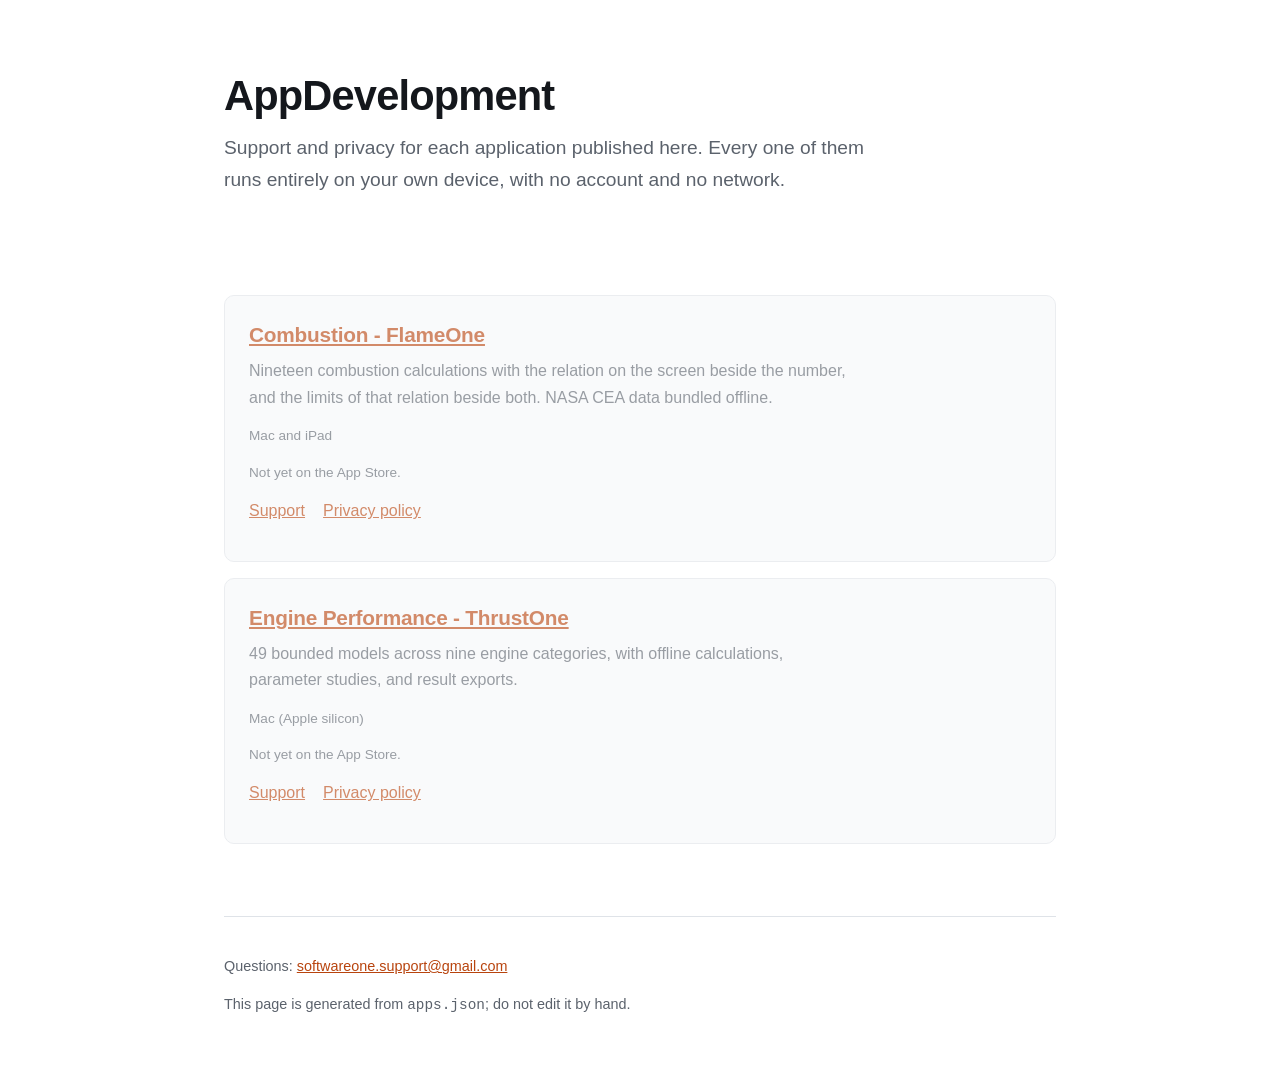
<file: index.html>
<!doctype html>
<html lang="en">
<head>
<meta charset="utf-8">
<meta name="viewport" content="width=device-width, initial-scale=1">
<title>AppDevelopment</title>
<meta name="description" content="Support and privacy for the applications published here.">
<style>
:root {
  --ink: #14171c; --dim: #5b626c; --line: #dfe3e8; --bg: #ffffff;
  --panel: #f6f8fa; --accent: #b8440e; --accent-ink: #ffffff;
}
@media (prefers-color-scheme: dark) {
  :root {
    --ink: #e6e9ee; --dim: #9aa1ab; --line: #2b3038; --bg: #16181c;
    --panel: #1e2126; --accent: #ff8a5c; --accent-ink: #16181c;
  }
}
* { box-sizing: border-box; }
body {
  margin: 0; background: var(--bg); color: var(--ink);
  font: 16px/1.65 -apple-system, BlinkMacSystemFont, "Segoe UI", Roboto, sans-serif;
}
.wrap { max-width: 880px; margin: 0 auto; padding: 0 24px; }
header { padding: 72px 0 40px; }
h1 { font-size: 2.6rem; line-height: 1.15; margin: 0 0 12px; letter-spacing: -0.02em; }
.lede { font-size: 1.2rem; color: var(--dim); margin: 0 0 28px; max-width: 60ch; }
h2 { font-size: 1.5rem; margin: 56px 0 14px; letter-spacing: -0.01em; }
p { max-width: 68ch; }
a { color: var(--accent); }
.apps { list-style: none; padding: 0; margin: 32px 0 0; }
.apps li {
  border: 1px solid var(--line); border-radius: 10px;
  padding: 22px 24px; margin: 0 0 16px; background: var(--panel);
}
.apps h2 { font-size: 1.3rem; margin: 0 0 6px; }
.apps p { margin: 0 0 14px; color: var(--dim); }
.meta { font-size: 0.85rem; color: var(--dim); }
.links a { margin-right: 18px; }
.soon { opacity: 0.62; }
footer { margin: 72px 0 56px; padding-top: 24px; border-top: 1px solid var(--line);
         color: var(--dim); font-size: 0.9rem; }
</style>
</head>
<body>
<div class="wrap">

<header>
  <h1>AppDevelopment</h1>
  <p class="lede">Support and privacy for each application published here. Every one of them runs entirely on your own device, with no account and no network.</p>
</header>

<ul class="apps">
<li class="soon"><h2><a href="flameone/index.html">Combustion - FlameOne</a></h2><p>Nineteen combustion calculations with the relation on the screen beside the number, and the limits of that relation beside both. NASA CEA data bundled offline.</p><p class="meta">Mac and iPad</p><p class="meta">Not yet on the App Store.</p><p class="links"><a href="flameone/support.html">Support</a><a href="flameone/privacy.html">Privacy policy</a></p></li>
<li class="soon"><h2><a href="thrustone/index.html">Engine Performance - ThrustOne</a></h2><p>49 bounded models across nine engine categories, with offline calculations, parameter studies, and result exports.</p><p class="meta">Mac (Apple silicon)</p><p class="meta">Not yet on the App Store.</p><p class="links"><a href="thrustone/support.html">Support</a><a href="thrustone/privacy.html">Privacy policy</a></p></li>
</ul>

<footer>
<p>Questions: <a href="mailto:softwareone.support@gmail.com">softwareone.support@gmail.com</a></p>
<p>This page is generated from <code>apps.json</code>; do not edit it by hand.</p>
</footer>

</div>
</body>
</html>
</file>
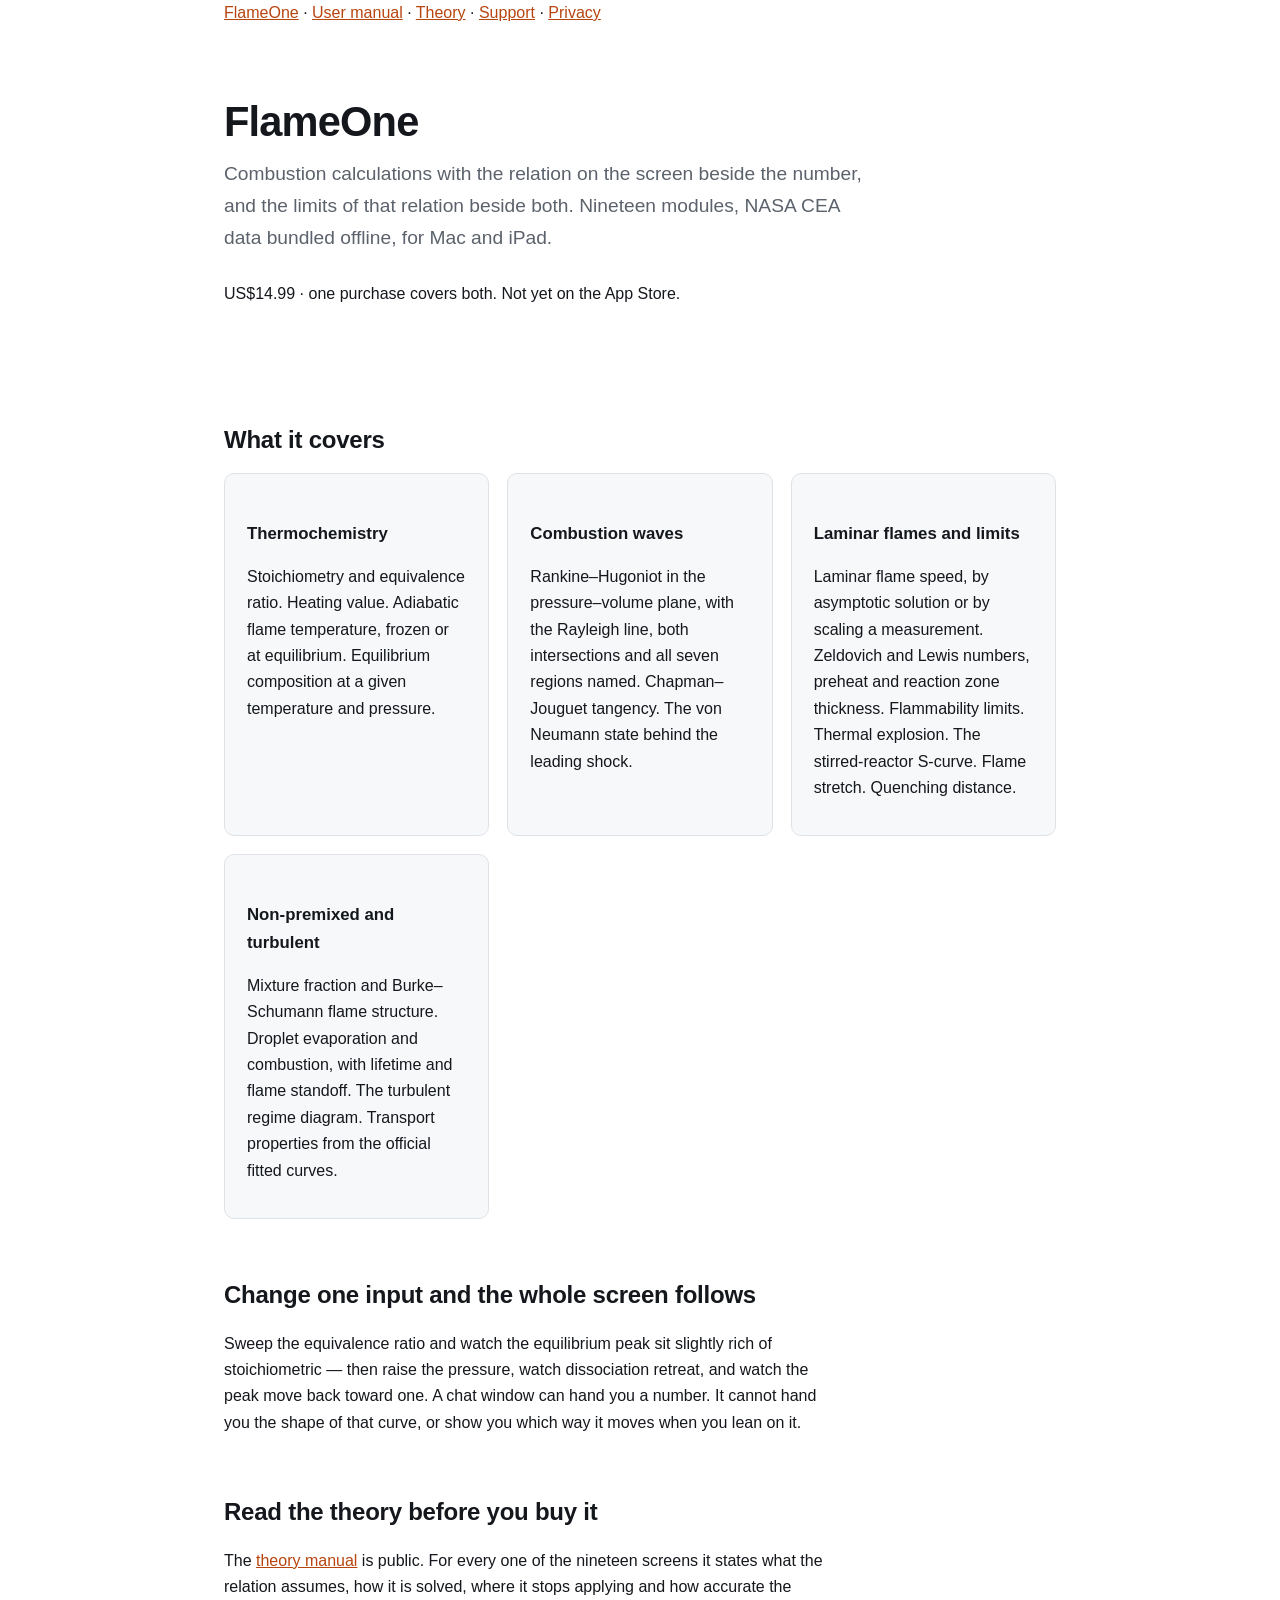
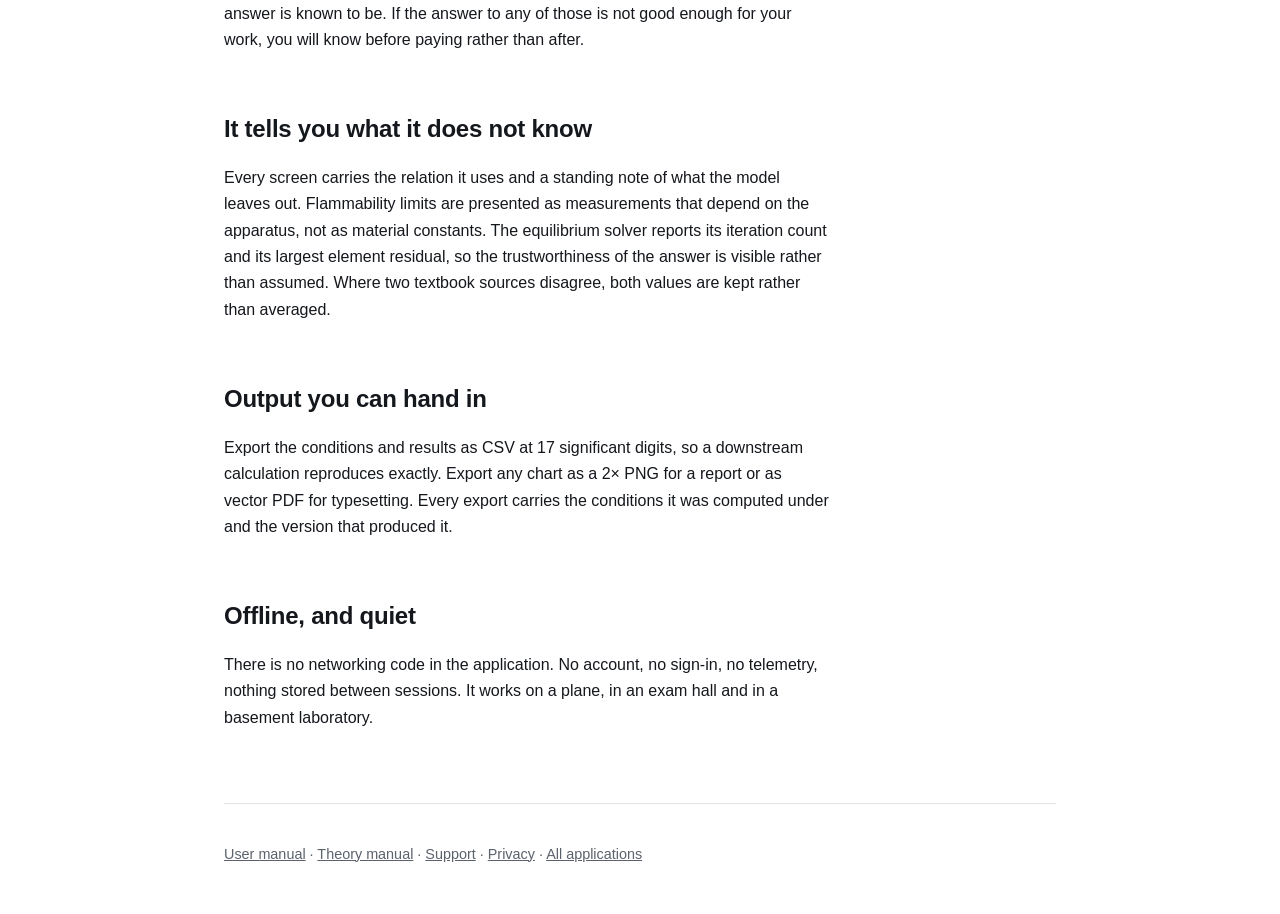
<file: flameone/index.html>
<!doctype html>
<html lang="en">
<head>
<meta charset="utf-8">
<meta name="viewport" content="width=device-width, initial-scale=1">
<title>FlameOne &mdash; combustion calculations for Mac and iPad</title>
<style>
:root {
  --ink: #14171c; --dim: #5b626c; --line: #dfe3e8; --bg: #ffffff;
  --panel: #f6f8fa; --accent: #b8440e; --accent-ink: #ffffff;
}
@media (prefers-color-scheme: dark) {
  :root {
    --ink: #e6e9ee; --dim: #9aa1ab; --line: #2b3038; --bg: #16181c;
    --panel: #1e2126; --accent: #ff8a5c; --accent-ink: #16181c;
  }
}
* { box-sizing: border-box; }
body {
  margin: 0; background: var(--bg); color: var(--ink);
  font: 16px/1.65 -apple-system, BlinkMacSystemFont, "Segoe UI", Roboto, sans-serif;
}
.wrap { max-width: 880px; margin: 0 auto; padding: 0 24px; }
header { padding: 72px 0 40px; }
h1 { font-size: 2.6rem; line-height: 1.15; margin: 0 0 12px; letter-spacing: -0.02em; }
.lede { font-size: 1.2rem; color: var(--dim); margin: 0 0 28px; max-width: 60ch; }
h2 { font-size: 1.5rem; margin: 56px 0 14px; letter-spacing: -0.01em; }
h3 { font-size: 1.05rem; margin: 28px 0 8px; }
p { max-width: 68ch; }
a { color: var(--accent); }
.buy {
  display: inline-block; background: var(--accent); color: var(--accent-ink);
  padding: 13px 26px; border-radius: 8px; text-decoration: none; font-weight: 600;
}
.price { color: var(--dim); margin-left: 14px; }
figure { margin: 28px 0; }
img { width: 100%; height: auto; border: 1px solid var(--line); border-radius: 10px; }
figcaption { color: var(--dim); font-size: 0.9rem; margin-top: 8px; }
.panel {
  background: var(--panel); border: 1px solid var(--line);
  border-radius: 10px; padding: 18px 22px; margin: 22px 0;
}
.grid { display: grid; gap: 18px; grid-template-columns: repeat(auto-fit, minmax(240px, 1fr)); }
.grid .panel { margin: 0; }
table { border-collapse: collapse; width: 100%; margin: 18px 0; font-size: 0.94rem; }
.scroll { overflow-x: auto; }
th, td { text-align: left; padding: 9px 12px; border-bottom: 1px solid var(--line); }
th { color: var(--dim); font-weight: 600; }
code { font-family: ui-monospace, Menlo, Consolas, monospace; font-size: 0.92em; }
footer { margin: 72px 0 48px; padding-top: 24px; border-top: 1px solid var(--line);
         color: var(--dim); font-size: 0.9rem; }
footer a { color: var(--dim); }
</style>
</head>
<body><div class="wrap">
<nav aria-label="Main"><a href="index.html">FlameOne</a> &middot; <a href="manual/index.html">User manual</a> &middot; <a href="theory/index.html">Theory</a> &middot; <a href="support.html">Support</a> &middot; <a href="privacy.html">Privacy</a></nav>
<header>
<h1>FlameOne</h1>
<p class="lede">Combustion calculations with the relation on the screen beside the
number, and the limits of that relation beside both. Nineteen modules, NASA CEA data
bundled offline, for Mac and iPad.</p>
<!-- 上架前不放一個指向 # 的按鈕：一顆按下去沒反應的「App Store」
     比沒有按鈕更糟，而審核員是這個頁面的第一批讀者之一。
     上架後把這一段換成真正的商店連結。 -->
<p class="meta">US$14.99 &middot; one purchase covers both. Not yet on the App Store.</p>
</header>

<h2>What it covers</h2>

<div class="grid">
<div class="panel">
<h3>Thermochemistry</h3>
<p>Stoichiometry and equivalence ratio. Heating value. Adiabatic flame temperature,
frozen or at equilibrium. Equilibrium composition at a given temperature and
pressure.</p>
</div>
<div class="panel">
<h3>Combustion waves</h3>
<p>Rankine&ndash;Hugoniot in the pressure&ndash;volume plane, with the Rayleigh line,
both intersections and all seven regions named. Chapman&ndash;Jouguet tangency. The
von Neumann state behind the leading shock.</p>
</div>
<div class="panel">
<h3>Laminar flames and limits</h3>
<p>Laminar flame speed, by asymptotic solution or by scaling a measurement. Zeldovich
and Lewis numbers, preheat and reaction zone thickness. Flammability limits. Thermal
explosion. The stirred-reactor S-curve. Flame stretch. Quenching distance.</p>
</div>
<div class="panel">
<h3>Non-premixed and turbulent</h3>
<p>Mixture fraction and Burke&ndash;Schumann flame structure. Droplet evaporation and
combustion, with lifetime and flame standoff. The turbulent regime diagram. Transport
properties from the official fitted curves.</p>
</div>
</div>

<h2>Change one input and the whole screen follows</h2>

<p>Sweep the equivalence ratio and watch the equilibrium peak sit slightly rich of
stoichiometric &mdash; then raise the pressure, watch dissociation retreat, and watch
the peak move back toward one. A chat window can hand you a number. It cannot hand you
the shape of that curve, or show you which way it moves when you lean on it.</p>

<h2>Read the theory before you buy it</h2>

<p>The <a href="theory/index.html">theory manual</a> is public. For every one of the nineteen
screens it states what the relation assumes, how it is solved, where it stops applying and how
accurate the answer is known to be. If the answer to any of those is not good enough for your
work, you will know before paying rather than after.</p>

<h2>It tells you what it does not know</h2>

<p>Every screen carries the relation it uses and a standing note of what the model
leaves out. Flammability limits are presented as measurements that depend on the
apparatus, not as material constants. The equilibrium solver reports its iteration
count and its largest element residual, so the trustworthiness of the answer is
visible rather than assumed. Where two textbook sources disagree, both values are
kept rather than averaged.</p>

<h2>Output you can hand in</h2>

<p>Export the conditions and results as CSV at 17 significant digits, so a downstream
calculation reproduces exactly. Export any chart as a 2&times; PNG for a report or as
vector PDF for typesetting. Every export carries the conditions it was computed under
and the version that produced it.</p>

<h2>Offline, and quiet</h2>

<p>There is no networking code in the application. No account, no sign-in, no
telemetry, nothing stored between sessions. It works on a plane, in an exam hall and
in a basement laboratory.</p>

<footer><p><a href="manual/index.html">User manual</a> &middot;
<a href="theory/index.html">Theory manual</a> &middot;
<a href="support.html">Support</a> &middot;
<a href="privacy.html">Privacy</a> &middot;
<a href="../index.html">All applications</a></p></footer>
</div></body>
</html>
</file>
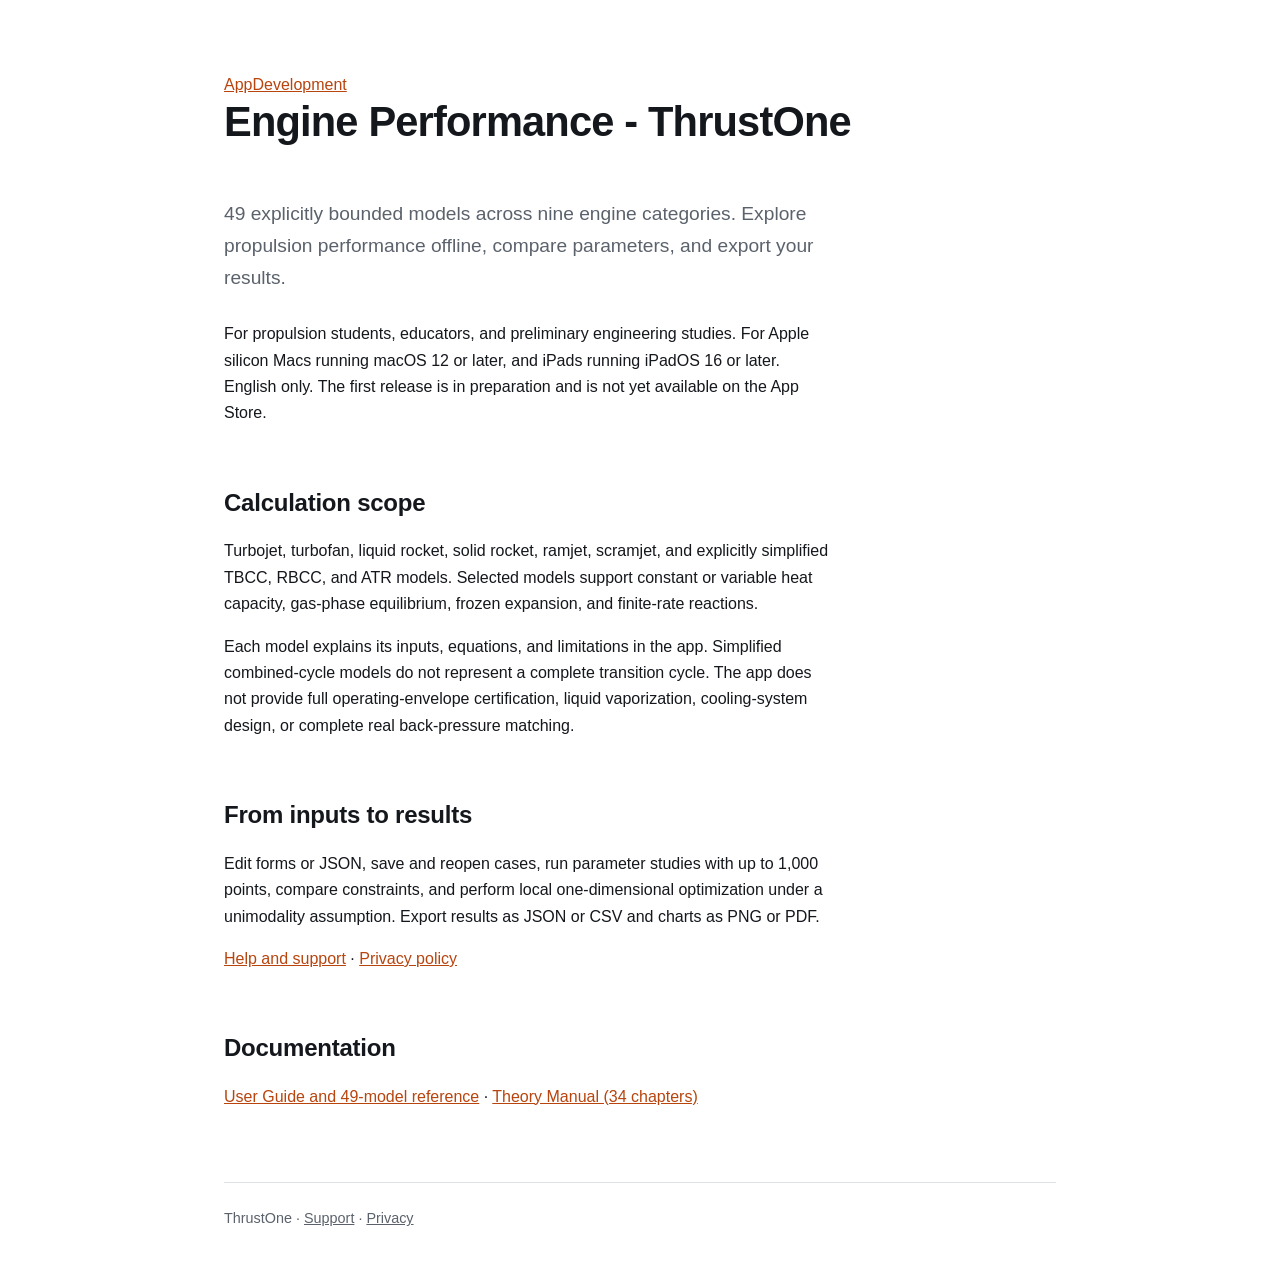
<file: thrustone/index.html>
<!doctype html>
<html lang="en"><head><meta charset="utf-8"><meta name="viewport" content="width=device-width, initial-scale=1"><title>Engine Performance - ThrustOne</title><style>
:root {
  --ink: #14171c; --dim: #5b626c; --line: #dfe3e8; --bg: #ffffff;
  --panel: #f6f8fa; --accent: #b8440e; --accent-ink: #ffffff;
}
@media (prefers-color-scheme: dark) {
  :root {
    --ink: #e6e9ee; --dim: #9aa1ab; --line: #2b3038; --bg: #16181c;
    --panel: #1e2126; --accent: #ff8a5c; --accent-ink: #16181c;
  }
}
* { box-sizing: border-box; }
body {
  margin: 0; background: var(--bg); color: var(--ink);
  font: 16px/1.65 -apple-system, BlinkMacSystemFont, "Segoe UI", Roboto, sans-serif;
}
.wrap { max-width: 880px; margin: 0 auto; padding: 0 24px; }
header { padding: 72px 0 40px; }
h1 { font-size: 2.6rem; line-height: 1.15; margin: 0 0 12px; letter-spacing: -0.02em; }
.lede { font-size: 1.2rem; color: var(--dim); margin: 0 0 28px; max-width: 60ch; }
h2 { font-size: 1.5rem; margin: 56px 0 14px; letter-spacing: -0.01em; }
h3 { font-size: 1.05rem; margin: 28px 0 8px; }
p { max-width: 68ch; }
a { color: var(--accent); }
.buy {
  display: inline-block; background: var(--accent); color: var(--accent-ink);
  padding: 13px 26px; border-radius: 8px; text-decoration: none; font-weight: 600;
}
.price { color: var(--dim); margin-left: 14px; }
figure { margin: 28px 0; }
img { width: 100%; height: auto; border: 1px solid var(--line); border-radius: 10px; }
figcaption { color: var(--dim); font-size: 0.9rem; margin-top: 8px; }
.panel {
  background: var(--panel); border: 1px solid var(--line);
  border-radius: 10px; padding: 18px 22px; margin: 22px 0;
}
.grid { display: grid; gap: 18px; grid-template-columns: repeat(auto-fit, minmax(240px, 1fr)); }
.grid .panel { margin: 0; }
table { border-collapse: collapse; width: 100%; margin: 18px 0; font-size: 0.94rem; }
.scroll { overflow-x: auto; }
th, td { text-align: left; padding: 9px 12px; border-bottom: 1px solid var(--line); }
th { color: var(--dim); font-weight: 600; }
code { font-family: ui-monospace, Menlo, Consolas, monospace; font-size: 0.92em; }
footer { margin: 72px 0 48px; padding-top: 24px; border-top: 1px solid var(--line);
         color: var(--dim); font-size: 0.9rem; }
footer a { color: var(--dim); }
</style></head><body><div class="wrap"><header><a href="../index.html">AppDevelopment</a><h1>Engine Performance - ThrustOne</h1></header><main><p class="lede">49 explicitly bounded models across nine engine categories. Explore propulsion performance offline, compare parameters, and export your results.</p>
<p>For propulsion students, educators, and preliminary engineering studies. For Apple silicon Macs running macOS 12 or later, and iPads running iPadOS 16 or later. English only. The first release is in preparation and is not yet available on the App Store.</p>
<h2>Calculation scope</h2><p>Turbojet, turbofan, liquid rocket, solid rocket, ramjet, scramjet, and explicitly simplified TBCC, RBCC, and ATR models. Selected models support constant or variable heat capacity, gas-phase equilibrium, frozen expansion, and finite-rate reactions.</p>
<p>Each model explains its inputs, equations, and limitations in the app. Simplified combined-cycle models do not represent a complete transition cycle. The app does not provide full operating-envelope certification, liquid vaporization, cooling-system design, or complete real back-pressure matching.</p>
<h2>From inputs to results</h2><p>Edit forms or JSON, save and reopen cases, run parameter studies with up to 1,000 points, compare constraints, and perform local one-dimensional optimization under a unimodality assumption. Export results as JSON or CSV and charts as PNG or PDF.</p>
<p><a href="support.html">Help and support</a> · <a href="privacy.html">Privacy policy</a></p>
<h2>Documentation</h2><p><a href="manual/">User Guide and 49-model reference</a> · <a href="theory/">Theory Manual (34 chapters)</a></p></main><footer>ThrustOne · <a href="support.html">Support</a> · <a href="privacy.html">Privacy</a></footer></div></body></html>
</file>
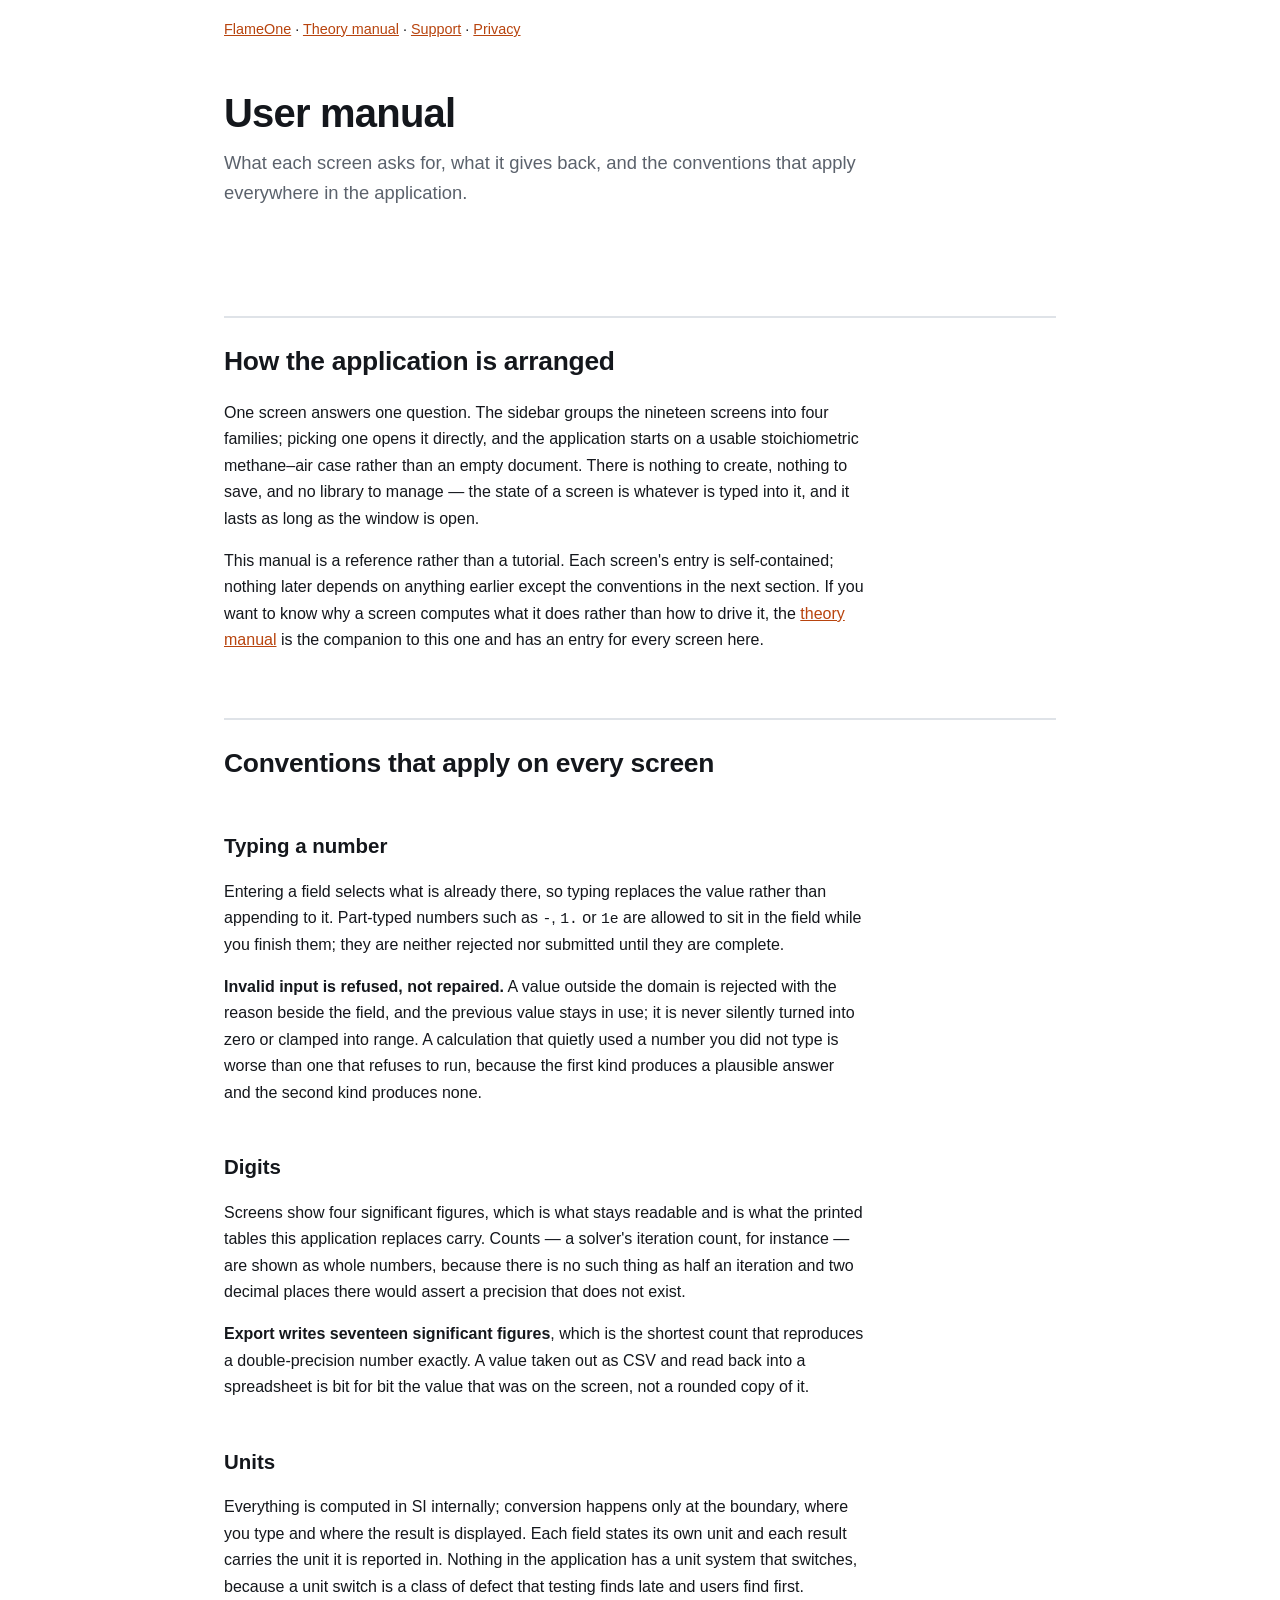
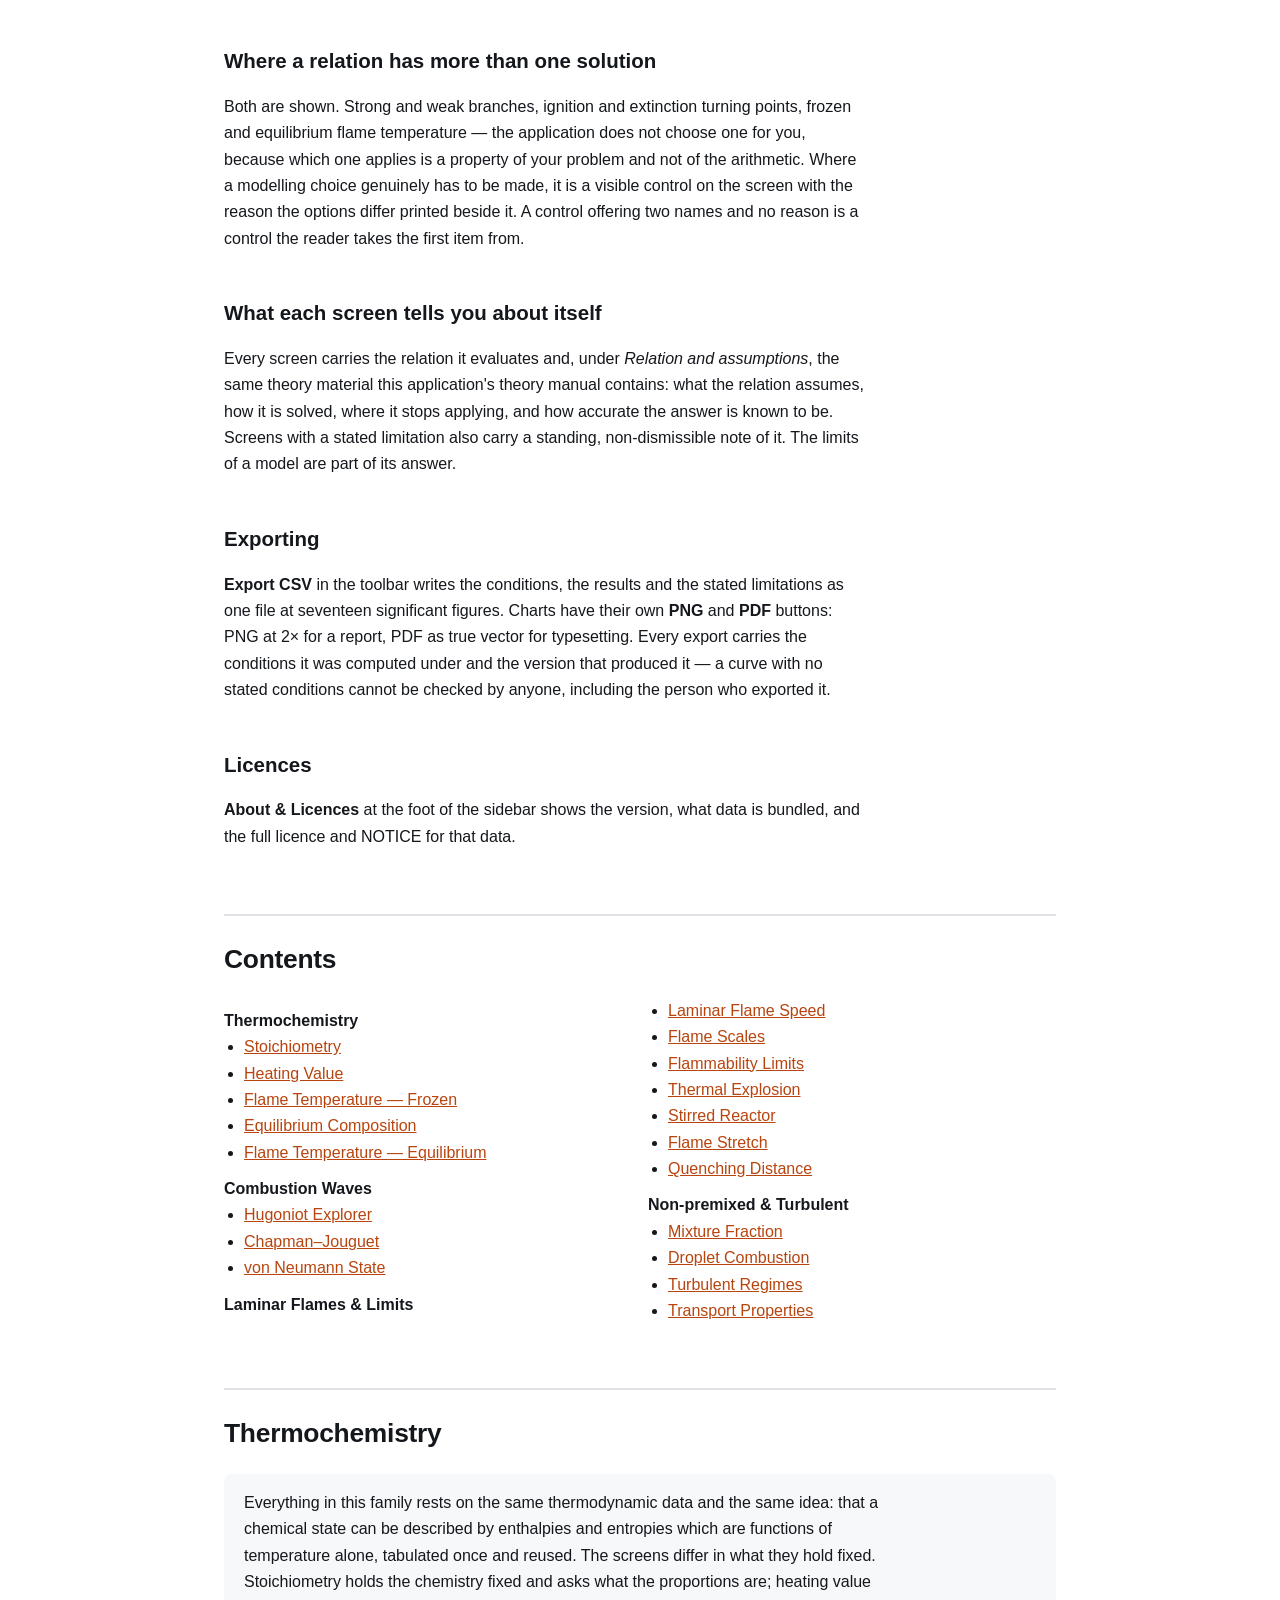
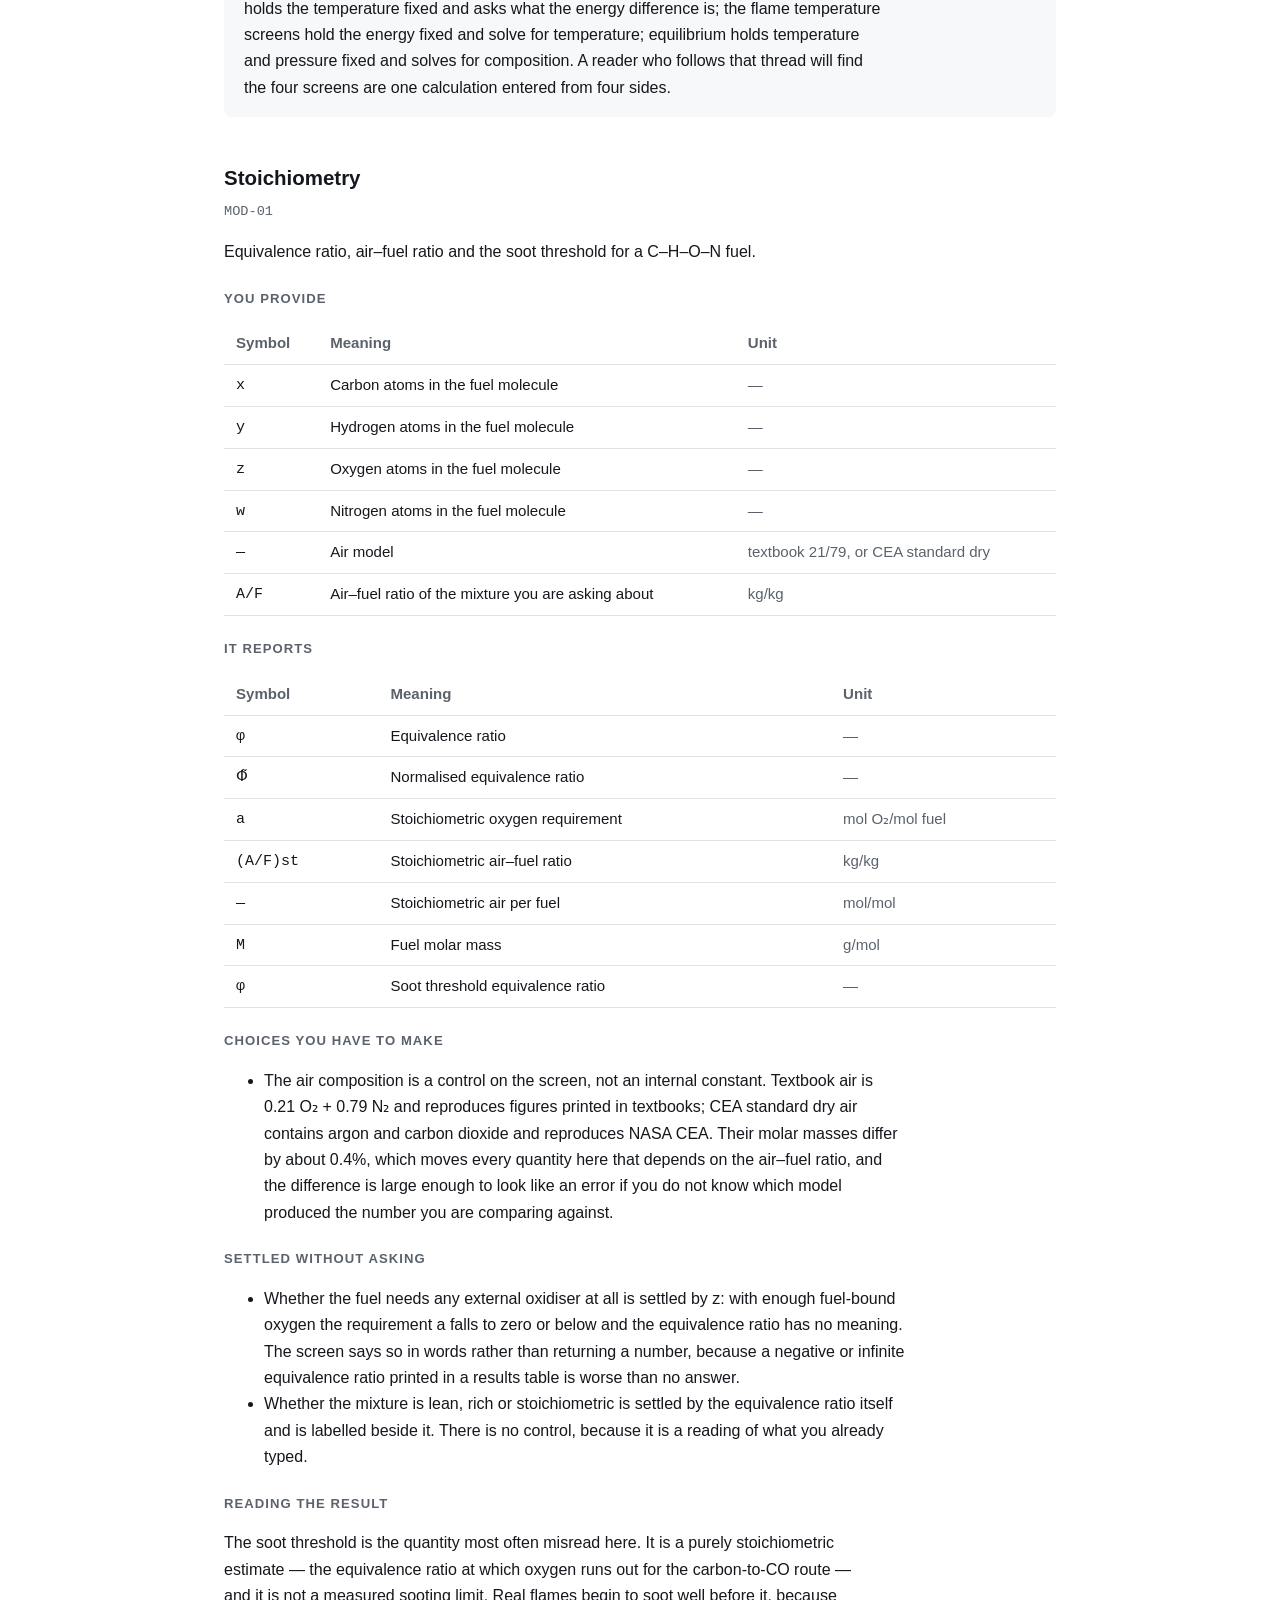
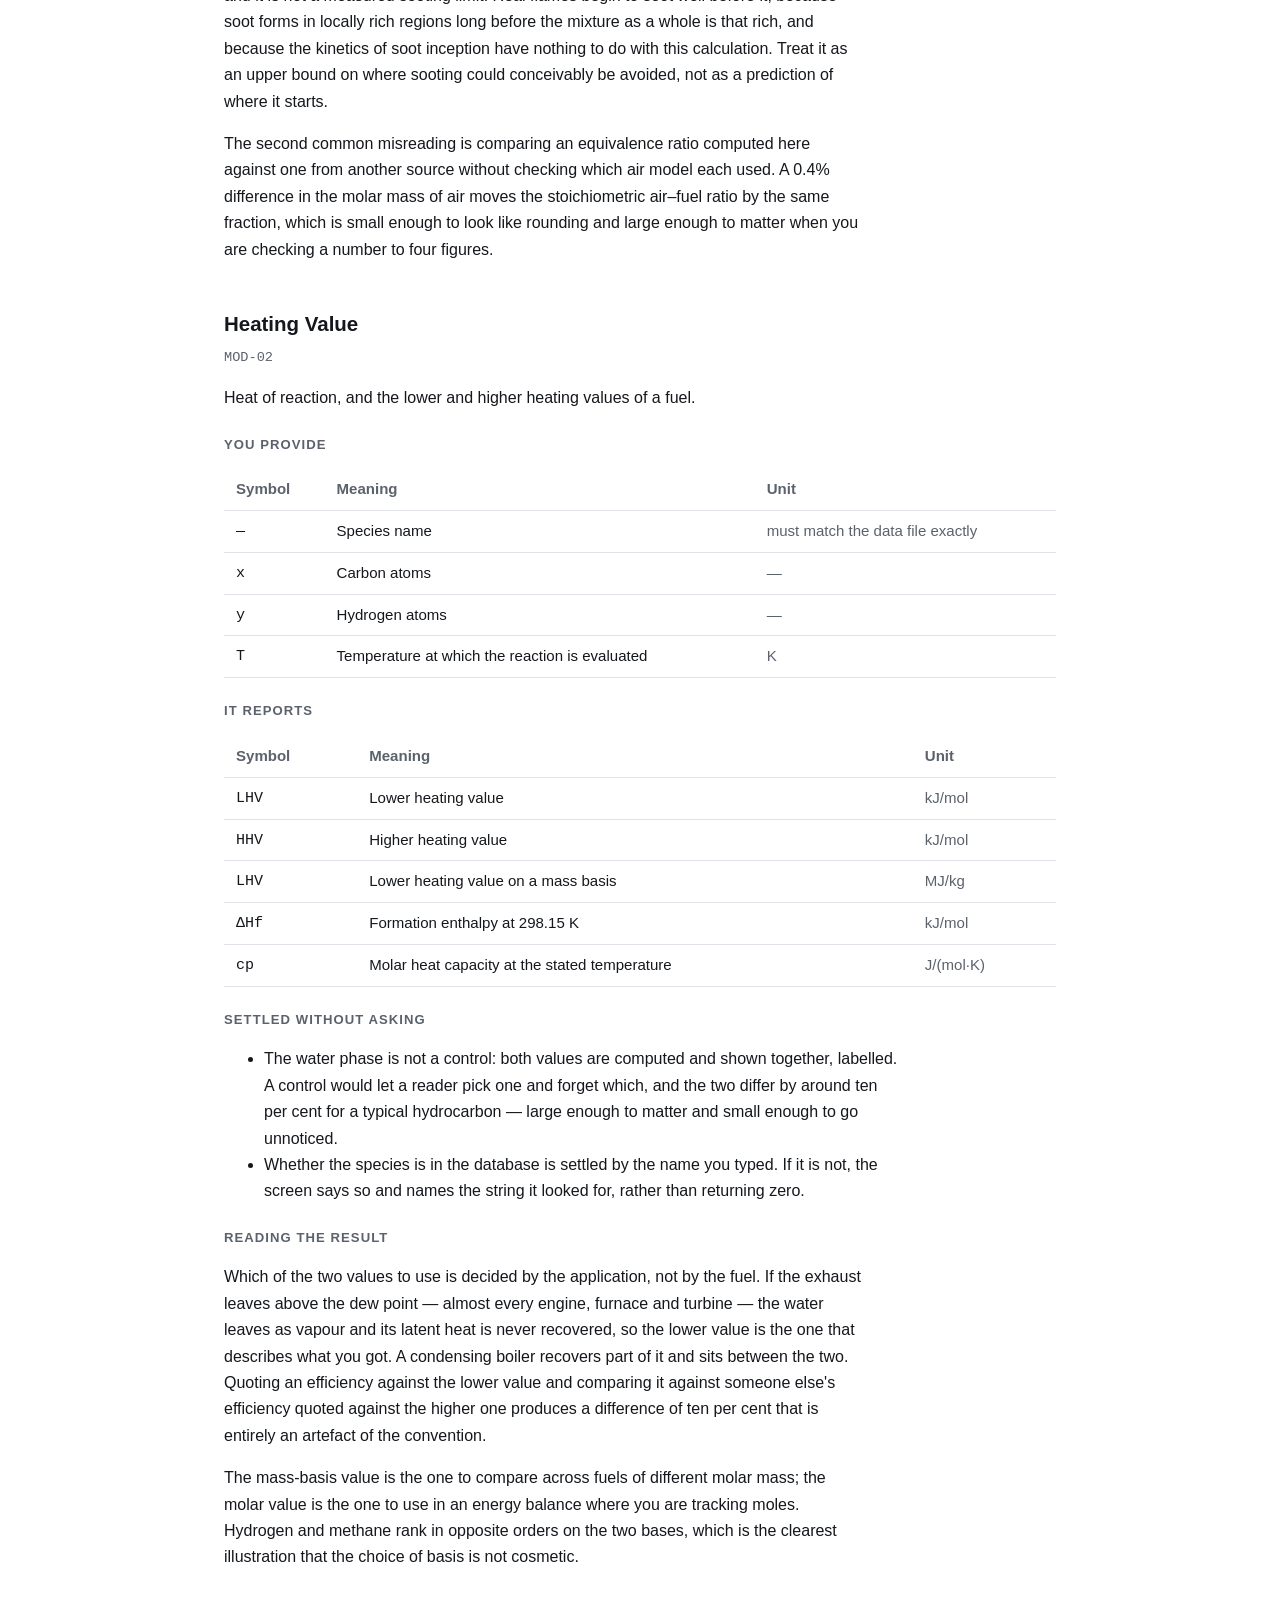
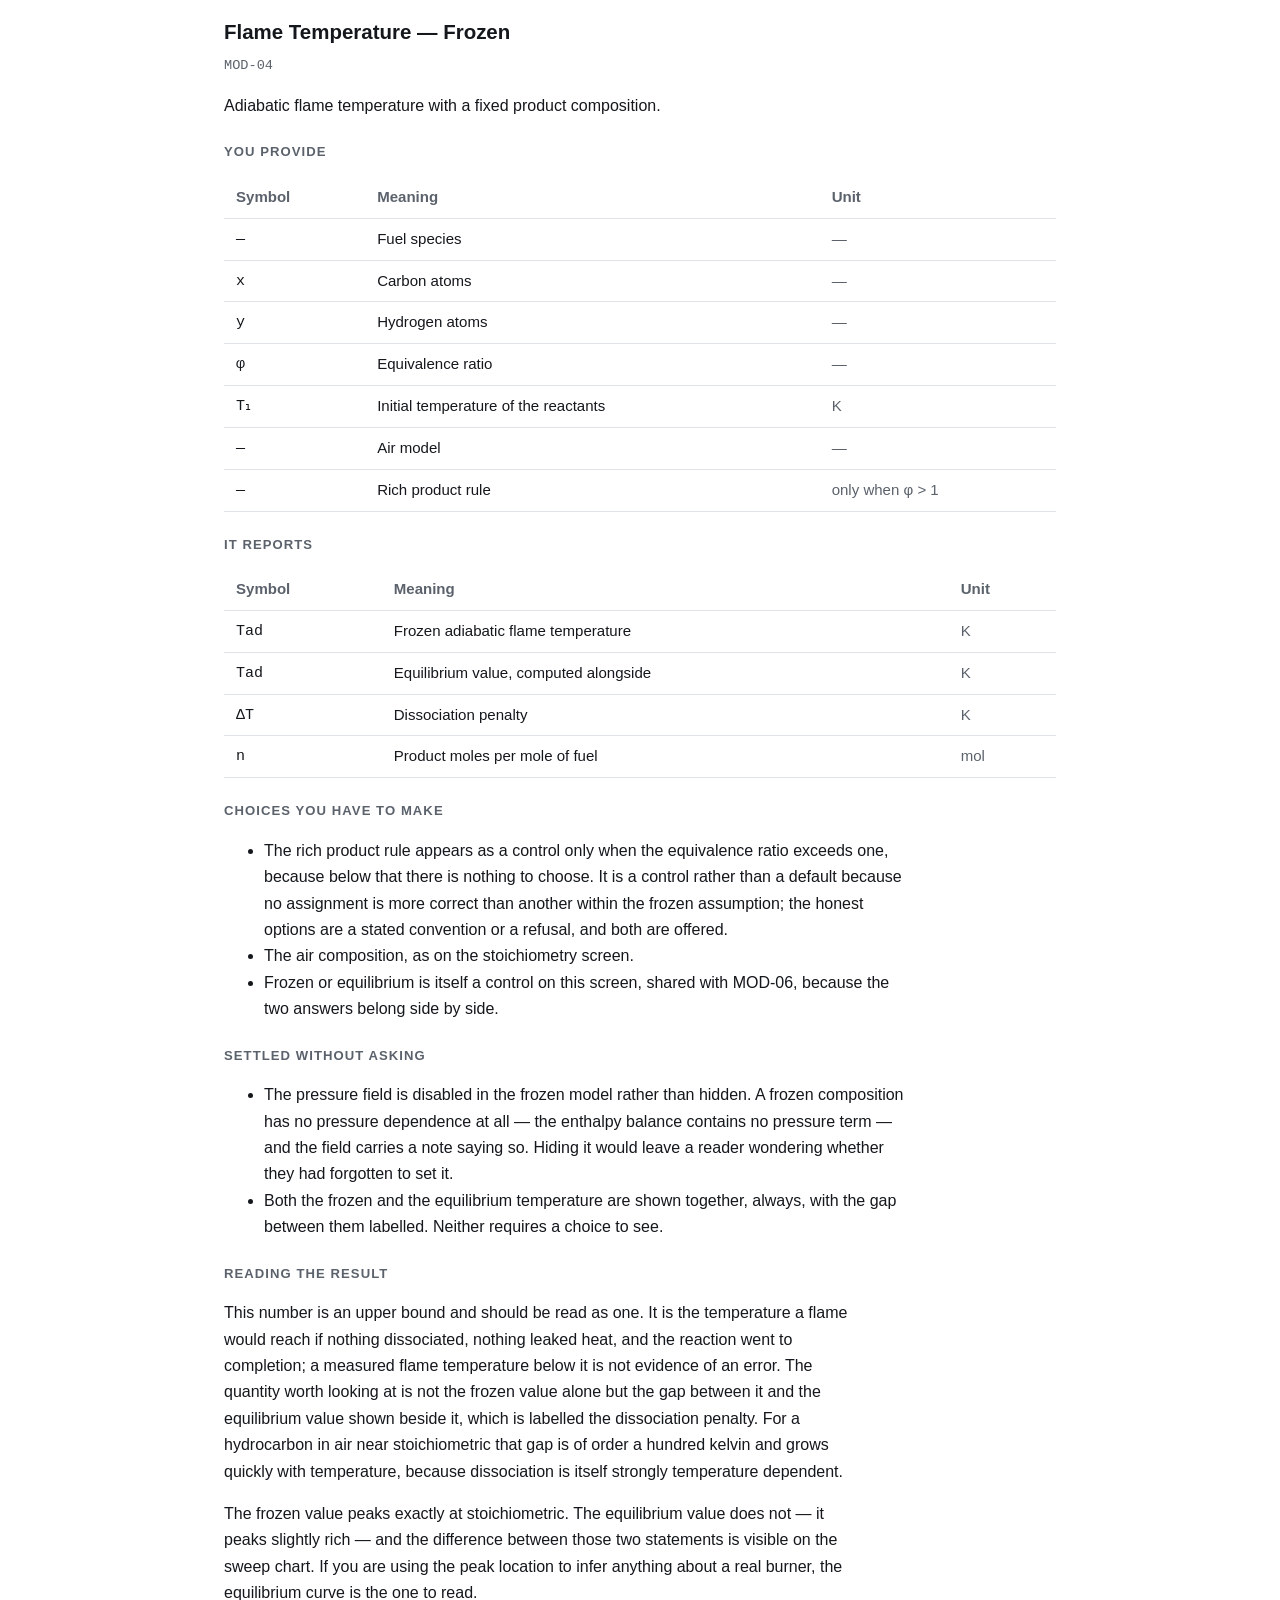
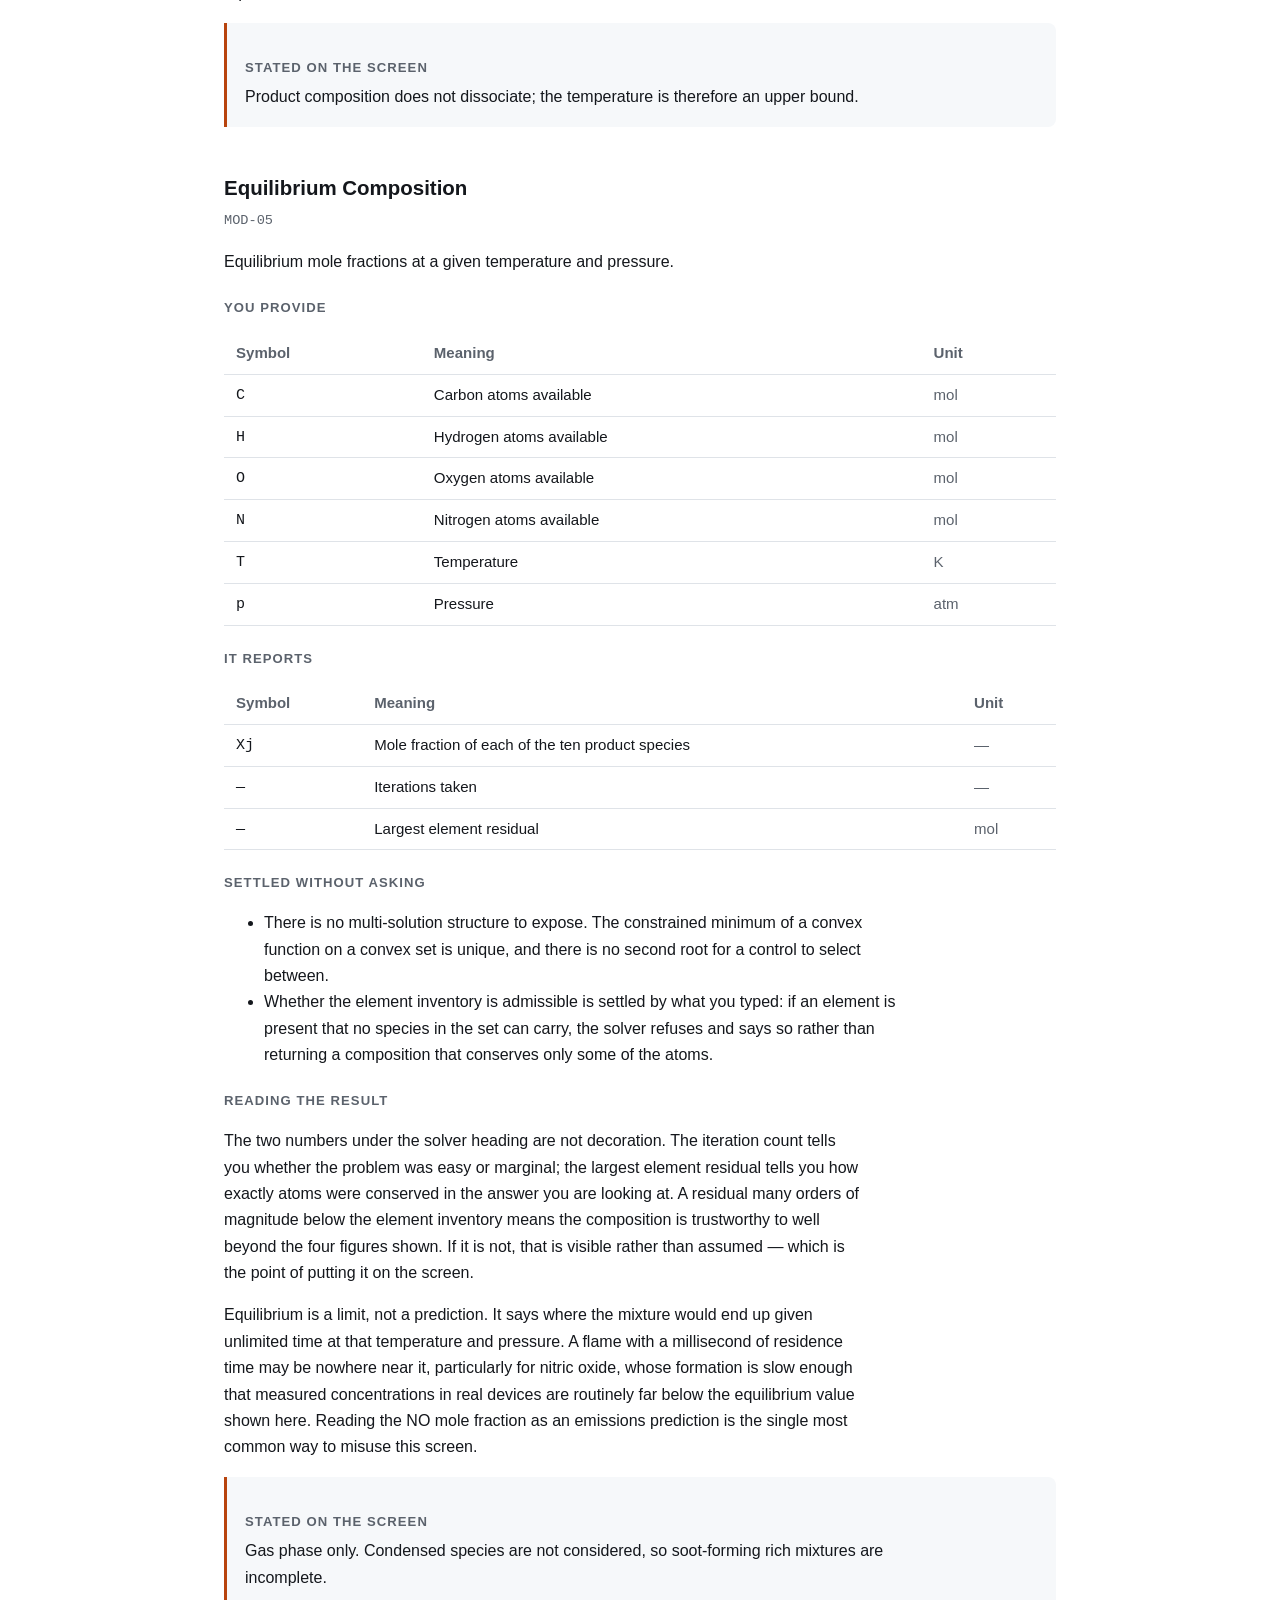
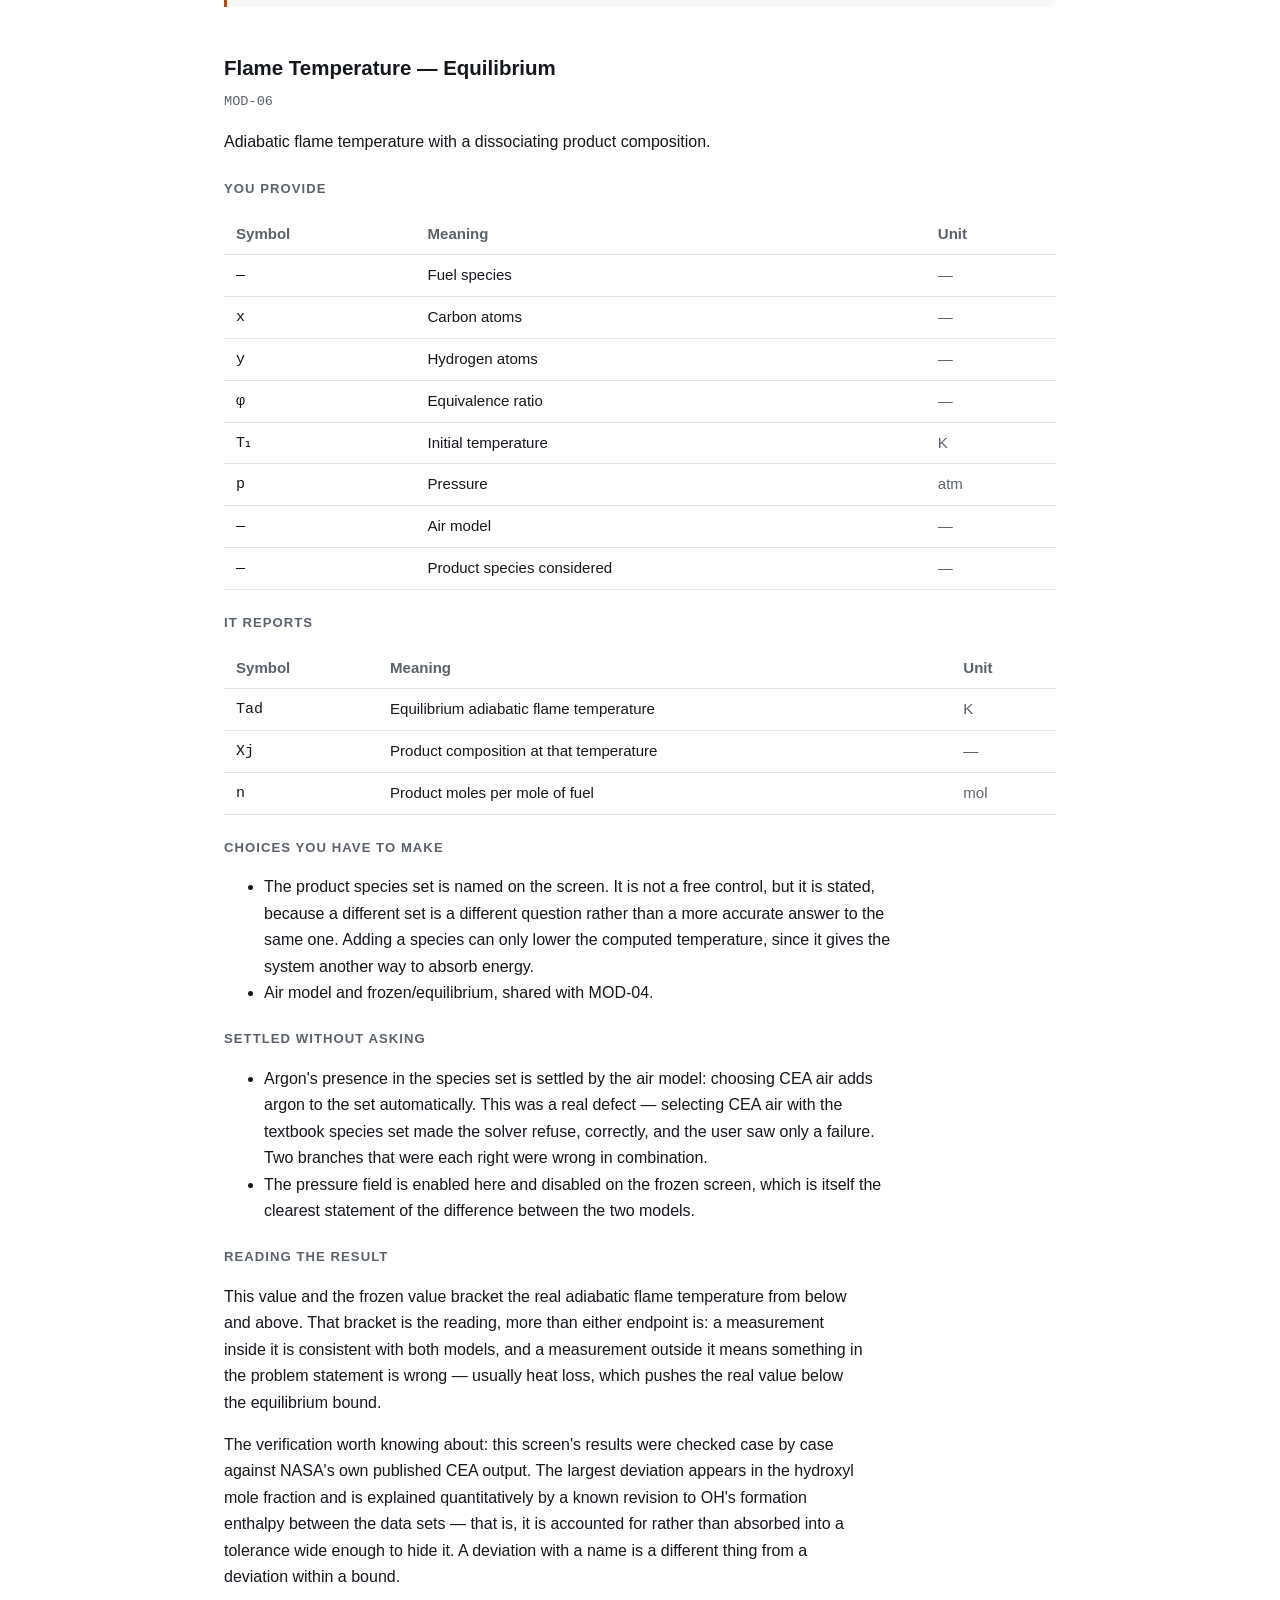
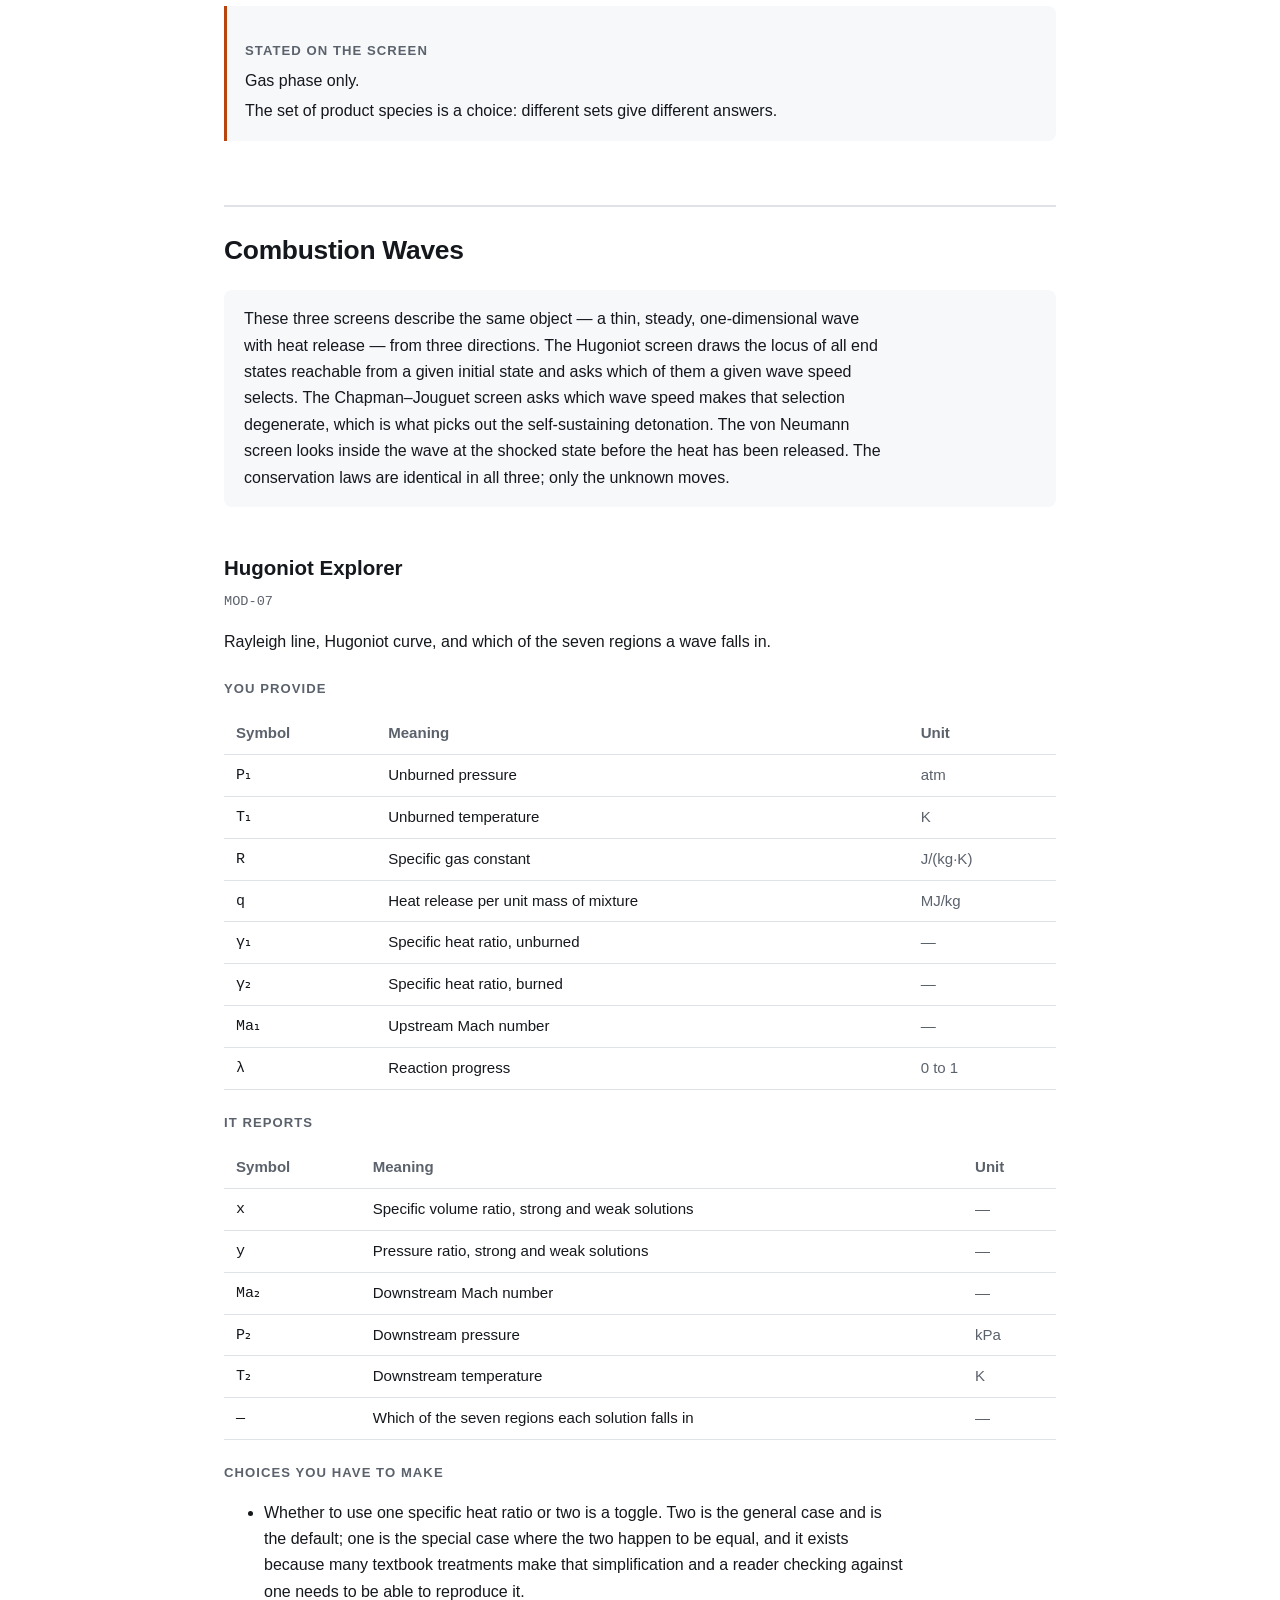
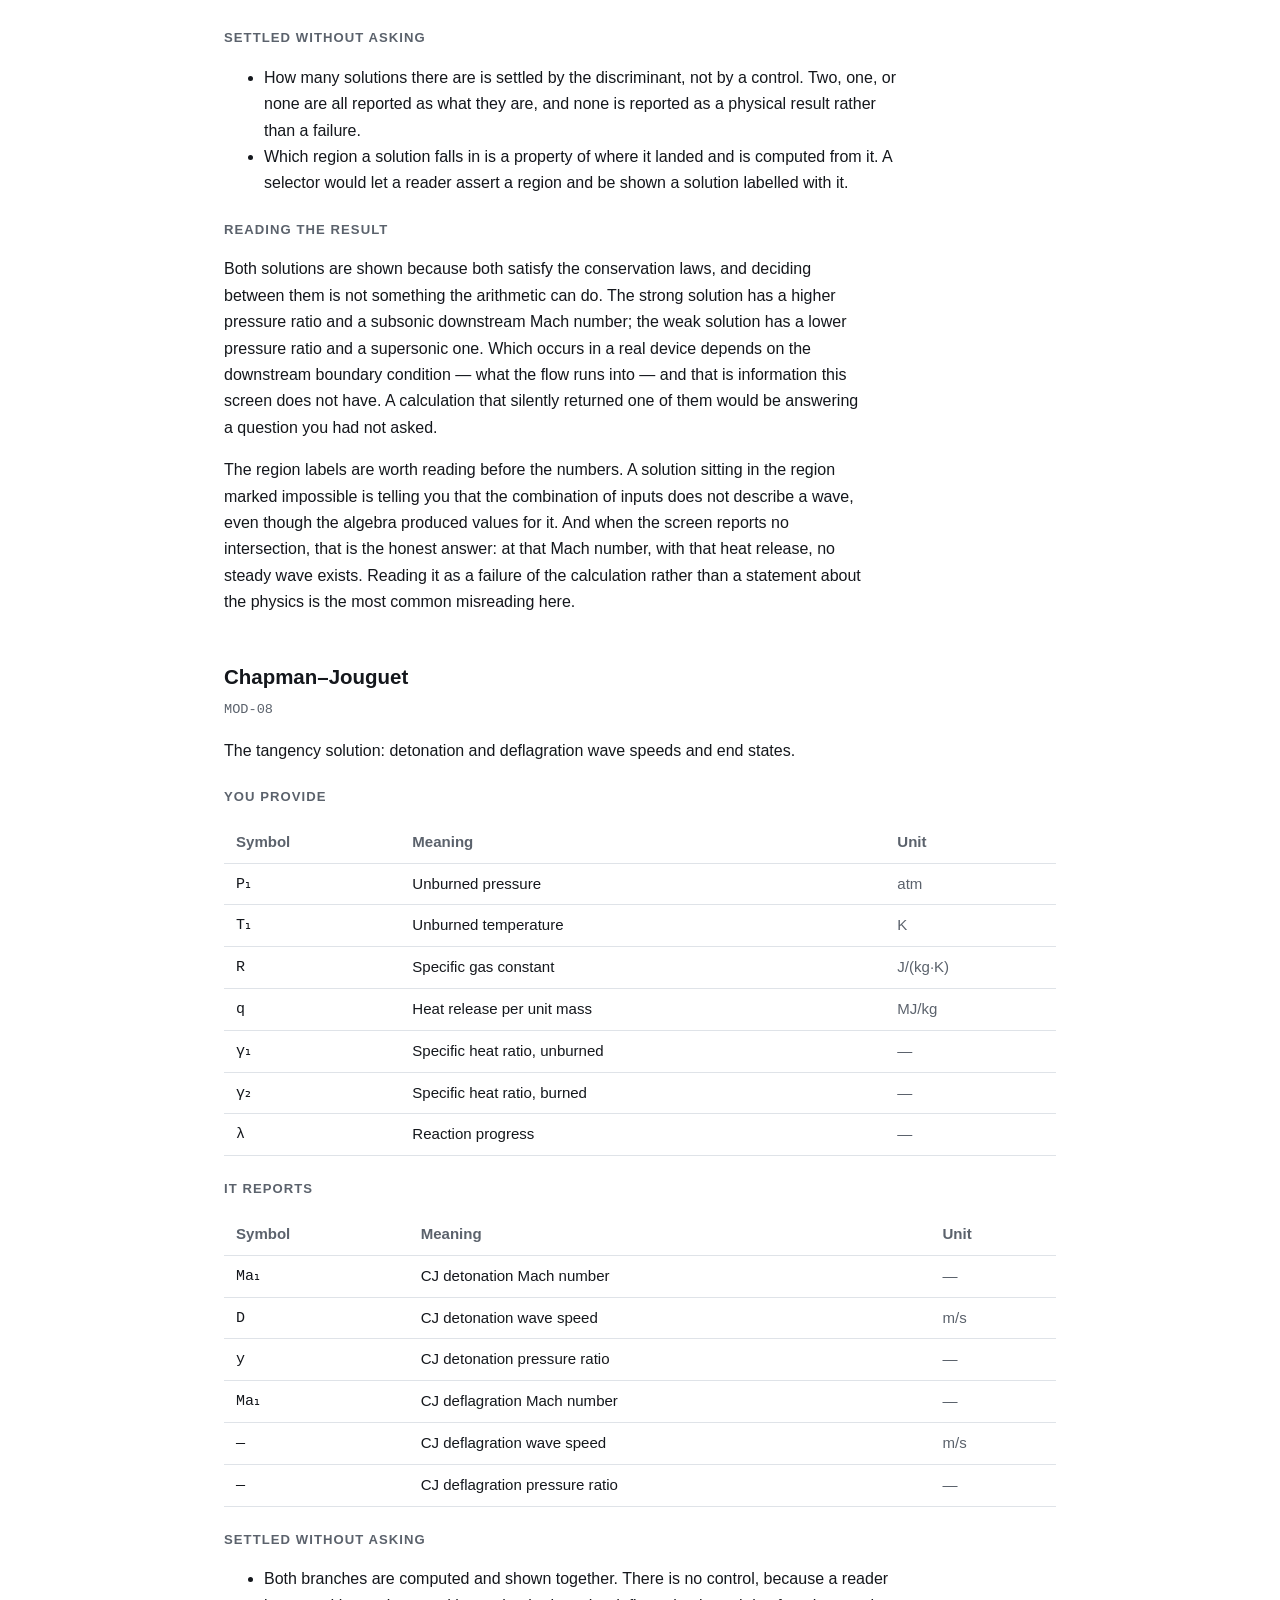
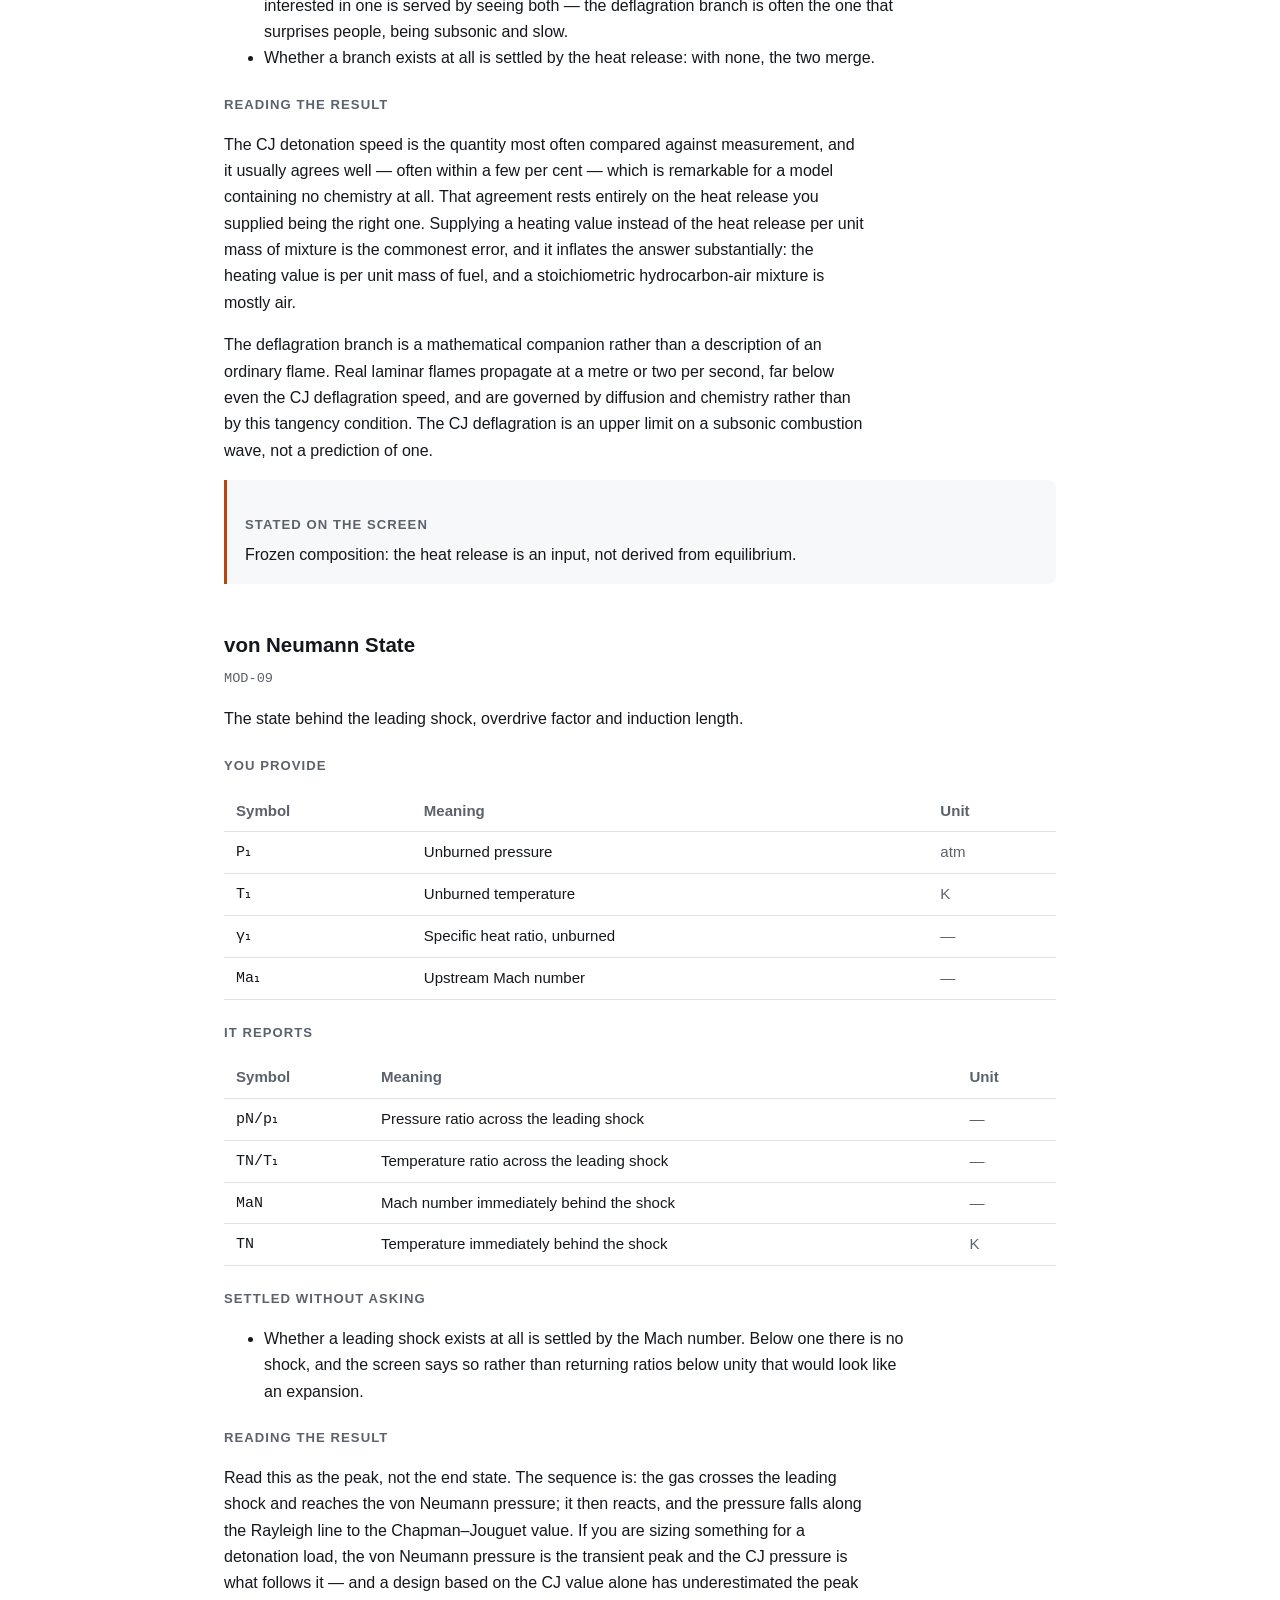
<file: flameone/manual/index.html>
<!doctype html>
<html lang="en">
<head>
<meta charset="utf-8">
<meta name="viewport" content="width=device-width, initial-scale=1">
<title>User manual &mdash; FlameOne</title>
<style>
:root {
  --ink: #14171c; --dim: #5b626c; --line: #dfe3e8; --bg: #ffffff;
  --panel: #f6f8fa; --accent: #b8440e; --accent-ink: #ffffff;
}
@media (prefers-color-scheme: dark) {
  :root {
    --ink: #e6e9ee; --dim: #9aa1ab; --line: #2b3038; --bg: #16181c;
    --panel: #1e2126; --accent: #ff8a5c; --accent-ink: #16181c;
  }
}
* { box-sizing: border-box; }
body { margin: 0; background: var(--bg); color: var(--ink);
       font: 16px/1.65 -apple-system, BlinkMacSystemFont, "Segoe UI", Roboto, sans-serif; }
.wrap { max-width: 880px; margin: 0 auto; padding: 0 24px; }
nav.top { padding: 18px 0 0; font-size: 0.9rem; }
header { padding: 48px 0 24px; }
h1 { font-size: 2.5rem; line-height: 1.15; margin: 0 0 12px; letter-spacing: -0.02em; }
.lede { font-size: 1.15rem; color: var(--dim); margin: 0 0 20px; max-width: 62ch; }
h2 { font-size: 1.65rem; margin: 64px 0 14px; letter-spacing: -0.01em;
     padding-top: 22px; border-top: 2px solid var(--line); }
h3 { font-size: 1.28rem; margin: 44px 0 6px; }
h4 { font-size: 0.82rem; margin: 22px 0 6px; color: var(--dim);
     text-transform: uppercase; letter-spacing: 0.08em; font-weight: 600; }
p, li { max-width: 72ch; }
a { color: var(--accent); }
code { font-family: ui-monospace, Menlo, Consolas, monospace; font-size: 0.92em; }
.relation { background: var(--panel); border: 1px solid var(--line); border-radius: 8px;
            padding: 14px 18px; margin: 14px 0; overflow-x: auto;
            font-family: ui-monospace, Menlo, Consolas, monospace; font-size: 0.92rem; }
.preamble { background: var(--panel); border-radius: 8px; padding: 16px 20px; margin: 18px 0 0; }
.preamble p { margin: 0; }
table { border-collapse: collapse; width: 100%; margin: 14px 0; font-size: 0.94rem; }
th, td { text-align: left; padding: 8px 12px; border-bottom: 1px solid var(--line);
         vertical-align: top; }
th { color: var(--dim); font-weight: 600; }
td.sym { font-family: ui-monospace, Menlo, Consolas, monospace; white-space: nowrap; }
td.unit { color: var(--dim); white-space: nowrap; }
.limit { background: var(--panel); border-left: 3px solid var(--accent);
         border-radius: 0 8px 8px 0; padding: 12px 18px; margin: 16px 0; }
.limit p { margin: 4px 0; }
.modid { color: var(--dim); font-size: 0.85rem; margin: 0 0 10px;
         font-family: ui-monospace, Menlo, Consolas, monospace; }
.toc { columns: 2; column-gap: 36px; margin: 16px 0 0; padding-left: 20px; }
.toc li { max-width: none; break-inside: avoid; }
.toc-fam { font-weight: 600; list-style: none; margin-left: -20px; margin-top: 10px; }
footer { margin: 80px 0 56px; padding-top: 24px; border-top: 1px solid var(--line);
         color: var(--dim); font-size: 0.9rem; }
footer a { color: var(--dim); }
@media print {
  @page { size: A4; margin: 20mm 18mm; }
  body { font-size: 10.5pt; line-height: 1.5; background: #fff; color: #000; }
  .wrap { max-width: none; padding: 0; }
  nav.top, footer { display: none; }
  h2 { page-break-before: always; page-break-after: avoid; border-top: none; }
  h2:first-of-type { page-break-before: avoid; }
  h3, h4 { page-break-after: avoid; }
  .relation, table, .limit, .preamble { page-break-inside: avoid; }
  a { color: inherit; text-decoration: none; }
}
</style></head>
<body><div class="wrap">
<nav class="top" aria-label="Main"><a href="../index.html">FlameOne</a> &middot; <a href="../theory/index.html">Theory manual</a> &middot; <a href="../support.html">Support</a> &middot; <a href="../privacy.html">Privacy</a></nav>
<header>
<h1>User manual</h1>
<p class="lede">What each screen asks for, what it gives back, and the conventions that
apply everywhere in the application.</p>
</header>

<h2>How the application is arranged</h2>

<p>One screen answers one question. The sidebar groups the nineteen screens into four
families; picking one opens it directly, and the application starts on a usable
stoichiometric methane&ndash;air case rather than an empty document. There is nothing to
create, nothing to save, and no library to manage &mdash; the state of a screen is whatever
is typed into it, and it lasts as long as the window is open.</p>

<p>This manual is a reference rather than a tutorial. Each screen's entry is self-contained;
nothing later depends on anything earlier except the conventions in the next section. If you
want to know why a screen computes what it does rather than how to drive it, the
<a href="../theory/index.html">theory manual</a> is the companion to this one and has an
entry for every screen here.</p>

<h2>Conventions that apply on every screen</h2>

<h3>Typing a number</h3>
<p>Entering a field selects what is already there, so typing replaces the value rather
than appending to it. Part-typed numbers such as <code>-</code>, <code>1.</code> or
<code>1e</code> are allowed to sit in the field while you finish them; they are neither
rejected nor submitted until they are complete.</p>
<p><strong>Invalid input is refused, not repaired.</strong> A value outside the domain is
rejected with the reason beside the field, and the previous value stays in use; it is never
silently turned into zero or clamped into range. A calculation that quietly used a number
you did not type is worse than one that refuses to run, because the first kind produces a
plausible answer and the second kind produces none.</p>

<h3>Digits</h3>
<p>Screens show four significant figures, which is what stays readable and is what the
printed tables this application replaces carry. Counts &mdash; a solver's iteration count,
for instance &mdash; are shown as whole numbers, because there is no such thing as half an
iteration and two decimal places there would assert a precision that does not exist.</p>
<p><strong>Export writes seventeen significant figures</strong>, which is the shortest count
that reproduces a double-precision number exactly. A value taken out as CSV and read back
into a spreadsheet is bit for bit the value that was on the screen, not a rounded copy of
it.</p>

<h3>Units</h3>
<p>Everything is computed in SI internally; conversion happens only at the boundary, where
you type and where the result is displayed. Each field states its own unit and each result
carries the unit it is reported in. Nothing in the application has a unit system that
switches, because a unit switch is a class of defect that testing finds late and users find
first.</p>

<h3>Where a relation has more than one solution</h3>
<p>Both are shown. Strong and weak branches, ignition and extinction turning points, frozen
and equilibrium flame temperature &mdash; the application does not choose one for you,
because which one applies is a property of your problem and not of the arithmetic. Where a
modelling choice genuinely has to be made, it is a visible control on the screen with the
reason the options differ printed beside it. A control offering two names and no reason is
a control the reader takes the first item from.</p>

<h3>What each screen tells you about itself</h3>
<p>Every screen carries the relation it evaluates and, under <em>Relation and assumptions</em>,
the same theory material this application's theory manual contains: what the relation
assumes, how it is solved, where it stops applying, and how accurate the answer is known to
be. Screens with a stated limitation also carry a standing, non-dismissible note of it. The
limits of a model are part of its answer.</p>

<h3>Exporting</h3>
<p><strong>Export CSV</strong> in the toolbar writes the conditions, the results and the
stated limitations as one file at seventeen significant figures. Charts have their own
<strong>PNG</strong> and <strong>PDF</strong> buttons: PNG at 2&times; for a report, PDF as
true vector for typesetting. Every export carries the conditions it was computed under and
the version that produced it &mdash; a curve with no stated conditions cannot be checked by
anyone, including the person who exported it.</p>

<h3>Licences</h3>
<p><strong>About &amp; Licences</strong> at the foot of the sidebar shows the version, what
data is bundled, and the full licence and NOTICE for that data.</p>

<h2>Contents</h2>
<ul class="toc">
<li class="toc-fam">Thermochemistry</li>
<li><a href="#mod-01">Stoichiometry</a></li>
<li><a href="#mod-02">Heating Value</a></li>
<li><a href="#mod-04">Flame Temperature — Frozen</a></li>
<li><a href="#mod-05">Equilibrium Composition</a></li>
<li><a href="#mod-06">Flame Temperature — Equilibrium</a></li>
<li class="toc-fam">Combustion Waves</li>
<li><a href="#mod-07">Hugoniot Explorer</a></li>
<li><a href="#mod-08">Chapman–Jouguet</a></li>
<li><a href="#mod-09">von Neumann State</a></li>
<li class="toc-fam">Laminar Flames &amp; Limits</li>
<li><a href="#mod-10">Laminar Flame Speed</a></li>
<li><a href="#mod-11">Flame Scales</a></li>
<li><a href="#mod-12">Flammability Limits</a></li>
<li><a href="#mod-13">Thermal Explosion</a></li>
<li><a href="#mod-14">Stirred Reactor</a></li>
<li><a href="#mod-15">Flame Stretch</a></li>
<li><a href="#mod-20">Quenching Distance</a></li>
<li class="toc-fam">Non-premixed &amp; Turbulent</li>
<li><a href="#mod-16">Mixture Fraction</a></li>
<li><a href="#mod-17">Droplet Combustion</a></li>
<li><a href="#mod-18">Turbulent Regimes</a></li>
<li><a href="#mod-19">Transport Properties</a></li>
</ul>
<h2>Thermochemistry</h2>
<div class="preamble"><p>Everything in this family rests on the same thermodynamic data and the same idea: that a chemical state can be described by enthalpies and entropies which are functions of temperature alone, tabulated once and reused. The screens differ in what they hold fixed. Stoichiometry holds the chemistry fixed and asks what the proportions are; heating value holds the temperature fixed and asks what the energy difference is; the flame temperature screens hold the energy fixed and solve for temperature; equilibrium holds temperature and pressure fixed and solves for composition. A reader who follows that thread will find the four screens are one calculation entered from four sides.</p></div>
<h3 id="mod-01">Stoichiometry</h3>
<p class="modid">MOD-01</p>
<p>Equivalence ratio, air–fuel ratio and the soot threshold for a C–H–O–N fuel.</p>
<h4>You provide</h4>
<table><thead><tr><th>Symbol</th><th>Meaning</th><th>Unit</th></tr></thead>
<tbody>
<tr><td class="sym">x</td><td>Carbon atoms in the fuel molecule</td><td class="unit">&mdash;</td></tr>
<tr><td class="sym">y</td><td>Hydrogen atoms in the fuel molecule</td><td class="unit">&mdash;</td></tr>
<tr><td class="sym">z</td><td>Oxygen atoms in the fuel molecule</td><td class="unit">&mdash;</td></tr>
<tr><td class="sym">w</td><td>Nitrogen atoms in the fuel molecule</td><td class="unit">&mdash;</td></tr>
<tr><td class="sym">—</td><td>Air model</td><td class="unit">textbook 21/79, or CEA standard dry</td></tr>
<tr><td class="sym">A/F</td><td>Air–fuel ratio of the mixture you are asking about</td><td class="unit">kg/kg</td></tr>
</tbody></table>
<h4>It reports</h4>
<table><thead><tr><th>Symbol</th><th>Meaning</th><th>Unit</th></tr></thead>
<tbody>
<tr><td class="sym">φ</td><td>Equivalence ratio</td><td class="unit">&mdash;</td></tr>
<tr><td class="sym">Φ̃</td><td>Normalised equivalence ratio</td><td class="unit">&mdash;</td></tr>
<tr><td class="sym">a</td><td>Stoichiometric oxygen requirement</td><td class="unit">mol O₂/mol fuel</td></tr>
<tr><td class="sym">(A/F)st</td><td>Stoichiometric air–fuel ratio</td><td class="unit">kg/kg</td></tr>
<tr><td class="sym">—</td><td>Stoichiometric air per fuel</td><td class="unit">mol/mol</td></tr>
<tr><td class="sym">M</td><td>Fuel molar mass</td><td class="unit">g/mol</td></tr>
<tr><td class="sym">φ</td><td>Soot threshold equivalence ratio</td><td class="unit">&mdash;</td></tr>
</tbody></table>
<h4>Choices you have to make</h4>
<ul>
<li>The air composition is a control on the screen, not an internal constant. Textbook air is 0.21 O₂ + 0.79 N₂ and reproduces figures printed in textbooks; CEA standard dry air contains argon and carbon dioxide and reproduces NASA CEA. Their molar masses differ by about 0.4%, which moves every quantity here that depends on the air–fuel ratio, and the difference is large enough to look like an error if you do not know which model produced the number you are comparing against.</li>
</ul>
<h4>Settled without asking</h4>
<ul>
<li>Whether the fuel needs any external oxidiser at all is settled by z: with enough fuel-bound oxygen the requirement a falls to zero or below and the equivalence ratio has no meaning. The screen says so in words rather than returning a number, because a negative or infinite equivalence ratio printed in a results table is worse than no answer.</li>
<li>Whether the mixture is lean, rich or stoichiometric is settled by the equivalence ratio itself and is labelled beside it. There is no control, because it is a reading of what you already typed.</li>
</ul>
<h4>Reading the result</h4>
<p>The soot threshold is the quantity most often misread here. It is a purely stoichiometric estimate — the equivalence ratio at which oxygen runs out for the carbon-to-CO route — and it is not a measured sooting limit. Real flames begin to soot well before it, because soot forms in locally rich regions long before the mixture as a whole is that rich, and because the kinetics of soot inception have nothing to do with this calculation. Treat it as an upper bound on where sooting could conceivably be avoided, not as a prediction of where it starts.</p>
<p>The second common misreading is comparing an equivalence ratio computed here against one from another source without checking which air model each used. A 0.4% difference in the molar mass of air moves the stoichiometric air–fuel ratio by the same fraction, which is small enough to look like rounding and large enough to matter when you are checking a number to four figures.</p><h3 id="mod-02">Heating Value</h3>
<p class="modid">MOD-02</p>
<p>Heat of reaction, and the lower and higher heating values of a fuel.</p>
<h4>You provide</h4>
<table><thead><tr><th>Symbol</th><th>Meaning</th><th>Unit</th></tr></thead>
<tbody>
<tr><td class="sym">—</td><td>Species name</td><td class="unit">must match the data file exactly</td></tr>
<tr><td class="sym">x</td><td>Carbon atoms</td><td class="unit">&mdash;</td></tr>
<tr><td class="sym">y</td><td>Hydrogen atoms</td><td class="unit">&mdash;</td></tr>
<tr><td class="sym">T</td><td>Temperature at which the reaction is evaluated</td><td class="unit">K</td></tr>
</tbody></table>
<h4>It reports</h4>
<table><thead><tr><th>Symbol</th><th>Meaning</th><th>Unit</th></tr></thead>
<tbody>
<tr><td class="sym">LHV</td><td>Lower heating value</td><td class="unit">kJ/mol</td></tr>
<tr><td class="sym">HHV</td><td>Higher heating value</td><td class="unit">kJ/mol</td></tr>
<tr><td class="sym">LHV</td><td>Lower heating value on a mass basis</td><td class="unit">MJ/kg</td></tr>
<tr><td class="sym">ΔHf</td><td>Formation enthalpy at 298.15 K</td><td class="unit">kJ/mol</td></tr>
<tr><td class="sym">cp</td><td>Molar heat capacity at the stated temperature</td><td class="unit">J/(mol·K)</td></tr>
</tbody></table>
<h4>Settled without asking</h4>
<ul>
<li>The water phase is not a control: both values are computed and shown together, labelled. A control would let a reader pick one and forget which, and the two differ by around ten per cent for a typical hydrocarbon — large enough to matter and small enough to go unnoticed.</li>
<li>Whether the species is in the database is settled by the name you typed. If it is not, the screen says so and names the string it looked for, rather than returning zero.</li>
</ul>
<h4>Reading the result</h4>
<p>Which of the two values to use is decided by the application, not by the fuel. If the exhaust leaves above the dew point — almost every engine, furnace and turbine — the water leaves as vapour and its latent heat is never recovered, so the lower value is the one that describes what you got. A condensing boiler recovers part of it and sits between the two. Quoting an efficiency against the lower value and comparing it against someone else's efficiency quoted against the higher one produces a difference of ten per cent that is entirely an artefact of the convention.</p>
<p>The mass-basis value is the one to compare across fuels of different molar mass; the molar value is the one to use in an energy balance where you are tracking moles. Hydrogen and methane rank in opposite orders on the two bases, which is the clearest illustration that the choice of basis is not cosmetic.</p><h3 id="mod-04">Flame Temperature — Frozen</h3>
<p class="modid">MOD-04</p>
<p>Adiabatic flame temperature with a fixed product composition.</p>
<h4>You provide</h4>
<table><thead><tr><th>Symbol</th><th>Meaning</th><th>Unit</th></tr></thead>
<tbody>
<tr><td class="sym">—</td><td>Fuel species</td><td class="unit">&mdash;</td></tr>
<tr><td class="sym">x</td><td>Carbon atoms</td><td class="unit">&mdash;</td></tr>
<tr><td class="sym">y</td><td>Hydrogen atoms</td><td class="unit">&mdash;</td></tr>
<tr><td class="sym">φ</td><td>Equivalence ratio</td><td class="unit">&mdash;</td></tr>
<tr><td class="sym">T₁</td><td>Initial temperature of the reactants</td><td class="unit">K</td></tr>
<tr><td class="sym">—</td><td>Air model</td><td class="unit">&mdash;</td></tr>
<tr><td class="sym">—</td><td>Rich product rule</td><td class="unit">only when φ &gt; 1</td></tr>
</tbody></table>
<h4>It reports</h4>
<table><thead><tr><th>Symbol</th><th>Meaning</th><th>Unit</th></tr></thead>
<tbody>
<tr><td class="sym">Tad</td><td>Frozen adiabatic flame temperature</td><td class="unit">K</td></tr>
<tr><td class="sym">Tad</td><td>Equilibrium value, computed alongside</td><td class="unit">K</td></tr>
<tr><td class="sym">ΔT</td><td>Dissociation penalty</td><td class="unit">K</td></tr>
<tr><td class="sym">n</td><td>Product moles per mole of fuel</td><td class="unit">mol</td></tr>
</tbody></table>
<h4>Choices you have to make</h4>
<ul>
<li>The rich product rule appears as a control only when the equivalence ratio exceeds one, because below that there is nothing to choose. It is a control rather than a default because no assignment is more correct than another within the frozen assumption; the honest options are a stated convention or a refusal, and both are offered.</li>
<li>The air composition, as on the stoichiometry screen.</li>
<li>Frozen or equilibrium is itself a control on this screen, shared with MOD-06, because the two answers belong side by side.</li>
</ul>
<h4>Settled without asking</h4>
<ul>
<li>The pressure field is disabled in the frozen model rather than hidden. A frozen composition has no pressure dependence at all — the enthalpy balance contains no pressure term — and the field carries a note saying so. Hiding it would leave a reader wondering whether they had forgotten to set it.</li>
<li>Both the frozen and the equilibrium temperature are shown together, always, with the gap between them labelled. Neither requires a choice to see.</li>
</ul>
<h4>Reading the result</h4>
<p>This number is an upper bound and should be read as one. It is the temperature a flame would reach if nothing dissociated, nothing leaked heat, and the reaction went to completion; a measured flame temperature below it is not evidence of an error. The quantity worth looking at is not the frozen value alone but the gap between it and the equilibrium value shown beside it, which is labelled the dissociation penalty. For a hydrocarbon in air near stoichiometric that gap is of order a hundred kelvin and grows quickly with temperature, because dissociation is itself strongly temperature dependent.</p>
<p>The frozen value peaks exactly at stoichiometric. The equilibrium value does not — it peaks slightly rich — and the difference between those two statements is visible on the sweep chart. If you are using the peak location to infer anything about a real burner, the equilibrium curve is the one to read.</p><div class="limit"><h4>Stated on the screen</h4>
<p>Product composition does not dissociate; the temperature is therefore an upper bound.</p>
</div>
<h3 id="mod-05">Equilibrium Composition</h3>
<p class="modid">MOD-05</p>
<p>Equilibrium mole fractions at a given temperature and pressure.</p>
<h4>You provide</h4>
<table><thead><tr><th>Symbol</th><th>Meaning</th><th>Unit</th></tr></thead>
<tbody>
<tr><td class="sym">C</td><td>Carbon atoms available</td><td class="unit">mol</td></tr>
<tr><td class="sym">H</td><td>Hydrogen atoms available</td><td class="unit">mol</td></tr>
<tr><td class="sym">O</td><td>Oxygen atoms available</td><td class="unit">mol</td></tr>
<tr><td class="sym">N</td><td>Nitrogen atoms available</td><td class="unit">mol</td></tr>
<tr><td class="sym">T</td><td>Temperature</td><td class="unit">K</td></tr>
<tr><td class="sym">p</td><td>Pressure</td><td class="unit">atm</td></tr>
</tbody></table>
<h4>It reports</h4>
<table><thead><tr><th>Symbol</th><th>Meaning</th><th>Unit</th></tr></thead>
<tbody>
<tr><td class="sym">Xj</td><td>Mole fraction of each of the ten product species</td><td class="unit">&mdash;</td></tr>
<tr><td class="sym">—</td><td>Iterations taken</td><td class="unit">&mdash;</td></tr>
<tr><td class="sym">—</td><td>Largest element residual</td><td class="unit">mol</td></tr>
</tbody></table>
<h4>Settled without asking</h4>
<ul>
<li>There is no multi-solution structure to expose. The constrained minimum of a convex function on a convex set is unique, and there is no second root for a control to select between.</li>
<li>Whether the element inventory is admissible is settled by what you typed: if an element is present that no species in the set can carry, the solver refuses and says so rather than returning a composition that conserves only some of the atoms.</li>
</ul>
<h4>Reading the result</h4>
<p>The two numbers under the solver heading are not decoration. The iteration count tells you whether the problem was easy or marginal; the largest element residual tells you how exactly atoms were conserved in the answer you are looking at. A residual many orders of magnitude below the element inventory means the composition is trustworthy to well beyond the four figures shown. If it is not, that is visible rather than assumed — which is the point of putting it on the screen.</p>
<p>Equilibrium is a limit, not a prediction. It says where the mixture would end up given unlimited time at that temperature and pressure. A flame with a millisecond of residence time may be nowhere near it, particularly for nitric oxide, whose formation is slow enough that measured concentrations in real devices are routinely far below the equilibrium value shown here. Reading the NO mole fraction as an emissions prediction is the single most common way to misuse this screen.</p><div class="limit"><h4>Stated on the screen</h4>
<p>Gas phase only. Condensed species are not considered, so soot-forming rich mixtures are incomplete.</p>
</div>
<h3 id="mod-06">Flame Temperature — Equilibrium</h3>
<p class="modid">MOD-06</p>
<p>Adiabatic flame temperature with a dissociating product composition.</p>
<h4>You provide</h4>
<table><thead><tr><th>Symbol</th><th>Meaning</th><th>Unit</th></tr></thead>
<tbody>
<tr><td class="sym">—</td><td>Fuel species</td><td class="unit">&mdash;</td></tr>
<tr><td class="sym">x</td><td>Carbon atoms</td><td class="unit">&mdash;</td></tr>
<tr><td class="sym">y</td><td>Hydrogen atoms</td><td class="unit">&mdash;</td></tr>
<tr><td class="sym">φ</td><td>Equivalence ratio</td><td class="unit">&mdash;</td></tr>
<tr><td class="sym">T₁</td><td>Initial temperature</td><td class="unit">K</td></tr>
<tr><td class="sym">p</td><td>Pressure</td><td class="unit">atm</td></tr>
<tr><td class="sym">—</td><td>Air model</td><td class="unit">&mdash;</td></tr>
<tr><td class="sym">—</td><td>Product species considered</td><td class="unit">&mdash;</td></tr>
</tbody></table>
<h4>It reports</h4>
<table><thead><tr><th>Symbol</th><th>Meaning</th><th>Unit</th></tr></thead>
<tbody>
<tr><td class="sym">Tad</td><td>Equilibrium adiabatic flame temperature</td><td class="unit">K</td></tr>
<tr><td class="sym">Xj</td><td>Product composition at that temperature</td><td class="unit">&mdash;</td></tr>
<tr><td class="sym">n</td><td>Product moles per mole of fuel</td><td class="unit">mol</td></tr>
</tbody></table>
<h4>Choices you have to make</h4>
<ul>
<li>The product species set is named on the screen. It is not a free control, but it is stated, because a different set is a different question rather than a more accurate answer to the same one. Adding a species can only lower the computed temperature, since it gives the system another way to absorb energy.</li>
<li>Air model and frozen/equilibrium, shared with MOD-04.</li>
</ul>
<h4>Settled without asking</h4>
<ul>
<li>Argon's presence in the species set is settled by the air model: choosing CEA air adds argon to the set automatically. This was a real defect — selecting CEA air with the textbook species set made the solver refuse, correctly, and the user saw only a failure. Two branches that were each right were wrong in combination.</li>
<li>The pressure field is enabled here and disabled on the frozen screen, which is itself the clearest statement of the difference between the two models.</li>
</ul>
<h4>Reading the result</h4>
<p>This value and the frozen value bracket the real adiabatic flame temperature from below and above. That bracket is the reading, more than either endpoint is: a measurement inside it is consistent with both models, and a measurement outside it means something in the problem statement is wrong — usually heat loss, which pushes the real value below the equilibrium bound.</p>
<p>The verification worth knowing about: this screen's results were checked case by case against NASA's own published CEA output. The largest deviation appears in the hydroxyl mole fraction and is explained quantitatively by a known revision to OH's formation enthalpy between the data sets — that is, it is accounted for rather than absorbed into a tolerance wide enough to hide it. A deviation with a name is a different thing from a deviation within a bound.</p><div class="limit"><h4>Stated on the screen</h4>
<p>Gas phase only.</p>
<p>The set of product species is a choice: different sets give different answers.</p>
</div>
<h2>Combustion Waves</h2>
<div class="preamble"><p>These three screens describe the same object — a thin, steady, one-dimensional wave with heat release — from three directions. The Hugoniot screen draws the locus of all end states reachable from a given initial state and asks which of them a given wave speed selects. The Chapman–Jouguet screen asks which wave speed makes that selection degenerate, which is what picks out the self-sustaining detonation. The von Neumann screen looks inside the wave at the shocked state before the heat has been released. The conservation laws are identical in all three; only the unknown moves.</p></div>
<h3 id="mod-07">Hugoniot Explorer</h3>
<p class="modid">MOD-07</p>
<p>Rayleigh line, Hugoniot curve, and which of the seven regions a wave falls in.</p>
<h4>You provide</h4>
<table><thead><tr><th>Symbol</th><th>Meaning</th><th>Unit</th></tr></thead>
<tbody>
<tr><td class="sym">P₁</td><td>Unburned pressure</td><td class="unit">atm</td></tr>
<tr><td class="sym">T₁</td><td>Unburned temperature</td><td class="unit">K</td></tr>
<tr><td class="sym">R</td><td>Specific gas constant</td><td class="unit">J/(kg·K)</td></tr>
<tr><td class="sym">q</td><td>Heat release per unit mass of mixture</td><td class="unit">MJ/kg</td></tr>
<tr><td class="sym">γ₁</td><td>Specific heat ratio, unburned</td><td class="unit">&mdash;</td></tr>
<tr><td class="sym">γ₂</td><td>Specific heat ratio, burned</td><td class="unit">&mdash;</td></tr>
<tr><td class="sym">Ma₁</td><td>Upstream Mach number</td><td class="unit">&mdash;</td></tr>
<tr><td class="sym">λ</td><td>Reaction progress</td><td class="unit">0 to 1</td></tr>
</tbody></table>
<h4>It reports</h4>
<table><thead><tr><th>Symbol</th><th>Meaning</th><th>Unit</th></tr></thead>
<tbody>
<tr><td class="sym">x</td><td>Specific volume ratio, strong and weak solutions</td><td class="unit">&mdash;</td></tr>
<tr><td class="sym">y</td><td>Pressure ratio, strong and weak solutions</td><td class="unit">&mdash;</td></tr>
<tr><td class="sym">Ma₂</td><td>Downstream Mach number</td><td class="unit">&mdash;</td></tr>
<tr><td class="sym">P₂</td><td>Downstream pressure</td><td class="unit">kPa</td></tr>
<tr><td class="sym">T₂</td><td>Downstream temperature</td><td class="unit">K</td></tr>
<tr><td class="sym">—</td><td>Which of the seven regions each solution falls in</td><td class="unit">&mdash;</td></tr>
</tbody></table>
<h4>Choices you have to make</h4>
<ul>
<li>Whether to use one specific heat ratio or two is a toggle. Two is the general case and is the default; one is the special case where the two happen to be equal, and it exists because many textbook treatments make that simplification and a reader checking against one needs to be able to reproduce it.</li>
</ul>
<h4>Settled without asking</h4>
<ul>
<li>How many solutions there are is settled by the discriminant, not by a control. Two, one, or none are all reported as what they are, and none is reported as a physical result rather than a failure.</li>
<li>Which region a solution falls in is a property of where it landed and is computed from it. A selector would let a reader assert a region and be shown a solution labelled with it.</li>
</ul>
<h4>Reading the result</h4>
<p>Both solutions are shown because both satisfy the conservation laws, and deciding between them is not something the arithmetic can do. The strong solution has a higher pressure ratio and a subsonic downstream Mach number; the weak solution has a lower pressure ratio and a supersonic one. Which occurs in a real device depends on the downstream boundary condition — what the flow runs into — and that is information this screen does not have. A calculation that silently returned one of them would be answering a question you had not asked.</p>
<p>The region labels are worth reading before the numbers. A solution sitting in the region marked impossible is telling you that the combination of inputs does not describe a wave, even though the algebra produced values for it. And when the screen reports no intersection, that is the honest answer: at that Mach number, with that heat release, no steady wave exists. Reading it as a failure of the calculation rather than a statement about the physics is the most common misreading here.</p><h3 id="mod-08">Chapman–Jouguet</h3>
<p class="modid">MOD-08</p>
<p>The tangency solution: detonation and deflagration wave speeds and end states.</p>
<h4>You provide</h4>
<table><thead><tr><th>Symbol</th><th>Meaning</th><th>Unit</th></tr></thead>
<tbody>
<tr><td class="sym">P₁</td><td>Unburned pressure</td><td class="unit">atm</td></tr>
<tr><td class="sym">T₁</td><td>Unburned temperature</td><td class="unit">K</td></tr>
<tr><td class="sym">R</td><td>Specific gas constant</td><td class="unit">J/(kg·K)</td></tr>
<tr><td class="sym">q</td><td>Heat release per unit mass</td><td class="unit">MJ/kg</td></tr>
<tr><td class="sym">γ₁</td><td>Specific heat ratio, unburned</td><td class="unit">&mdash;</td></tr>
<tr><td class="sym">γ₂</td><td>Specific heat ratio, burned</td><td class="unit">&mdash;</td></tr>
<tr><td class="sym">λ</td><td>Reaction progress</td><td class="unit">&mdash;</td></tr>
</tbody></table>
<h4>It reports</h4>
<table><thead><tr><th>Symbol</th><th>Meaning</th><th>Unit</th></tr></thead>
<tbody>
<tr><td class="sym">Ma₁</td><td>CJ detonation Mach number</td><td class="unit">&mdash;</td></tr>
<tr><td class="sym">D</td><td>CJ detonation wave speed</td><td class="unit">m/s</td></tr>
<tr><td class="sym">y</td><td>CJ detonation pressure ratio</td><td class="unit">&mdash;</td></tr>
<tr><td class="sym">Ma₁</td><td>CJ deflagration Mach number</td><td class="unit">&mdash;</td></tr>
<tr><td class="sym">—</td><td>CJ deflagration wave speed</td><td class="unit">m/s</td></tr>
<tr><td class="sym">—</td><td>CJ deflagration pressure ratio</td><td class="unit">&mdash;</td></tr>
</tbody></table>
<h4>Settled without asking</h4>
<ul>
<li>Both branches are computed and shown together. There is no control, because a reader interested in one is served by seeing both — the deflagration branch is often the one that surprises people, being subsonic and slow.</li>
<li>Whether a branch exists at all is settled by the heat release: with none, the two merge.</li>
</ul>
<h4>Reading the result</h4>
<p>The CJ detonation speed is the quantity most often compared against measurement, and it usually agrees well — often within a few per cent — which is remarkable for a model containing no chemistry at all. That agreement rests entirely on the heat release you supplied being the right one. Supplying a heating value instead of the heat release per unit mass of mixture is the commonest error, and it inflates the answer substantially: the heating value is per unit mass of fuel, and a stoichiometric hydrocarbon-air mixture is mostly air.</p>
<p>The deflagration branch is a mathematical companion rather than a description of an ordinary flame. Real laminar flames propagate at a metre or two per second, far below even the CJ deflagration speed, and are governed by diffusion and chemistry rather than by this tangency condition. The CJ deflagration is an upper limit on a subsonic combustion wave, not a prediction of one.</p><div class="limit"><h4>Stated on the screen</h4>
<p>Frozen composition: the heat release is an input, not derived from equilibrium.</p>
</div>
<h3 id="mod-09">von Neumann State</h3>
<p class="modid">MOD-09</p>
<p>The state behind the leading shock, overdrive factor and induction length.</p>
<h4>You provide</h4>
<table><thead><tr><th>Symbol</th><th>Meaning</th><th>Unit</th></tr></thead>
<tbody>
<tr><td class="sym">P₁</td><td>Unburned pressure</td><td class="unit">atm</td></tr>
<tr><td class="sym">T₁</td><td>Unburned temperature</td><td class="unit">K</td></tr>
<tr><td class="sym">γ₁</td><td>Specific heat ratio, unburned</td><td class="unit">&mdash;</td></tr>
<tr><td class="sym">Ma₁</td><td>Upstream Mach number</td><td class="unit">&mdash;</td></tr>
</tbody></table>
<h4>It reports</h4>
<table><thead><tr><th>Symbol</th><th>Meaning</th><th>Unit</th></tr></thead>
<tbody>
<tr><td class="sym">pN/p₁</td><td>Pressure ratio across the leading shock</td><td class="unit">&mdash;</td></tr>
<tr><td class="sym">TN/T₁</td><td>Temperature ratio across the leading shock</td><td class="unit">&mdash;</td></tr>
<tr><td class="sym">MaN</td><td>Mach number immediately behind the shock</td><td class="unit">&mdash;</td></tr>
<tr><td class="sym">TN</td><td>Temperature immediately behind the shock</td><td class="unit">K</td></tr>
</tbody></table>
<h4>Settled without asking</h4>
<ul>
<li>Whether a leading shock exists at all is settled by the Mach number. Below one there is no shock, and the screen says so rather than returning ratios below unity that would look like an expansion.</li>
</ul>
<h4>Reading the result</h4>
<p>Read this as the peak, not the end state. The sequence is: the gas crosses the leading shock and reaches the von Neumann pressure; it then reacts, and the pressure falls along the Rayleigh line to the Chapman–Jouguet value. If you are sizing something for a detonation load, the von Neumann pressure is the transient peak and the CJ pressure is what follows it — and a design based on the CJ value alone has underestimated the peak by roughly a factor of two.</p>
<p>The temperature behind the shock is what actually initiates the reaction, which is why it is reported. An ignition delay evaluated at the initial temperature rather than at this one will be wrong by orders of magnitude, because the delay depends exponentially on temperature and this temperature is several times the initial one.</p><div class="limit"><h4>Stated on the screen</h4>
<p>The ignition delay has no default value and must be supplied.</p>
</div>
<h2>Laminar Flames &amp; Limits</h2>
<div class="preamble"><p>A laminar flame is a balance between diffusion carrying heat and radicals forward and chemistry consuming reactants. Every screen in this family is a consequence of that balance being tipped one way or another: by activation energy, by heat loss to a wall, by stretch, by residence time. They share a single structural feature — a large activation energy, which makes the reaction rate change by orders of magnitude over a temperature range in which everything else barely moves. That is what produces thresholds rather than gradual transitions, and it is why so many of these screens report a critical value rather than a curve.</p></div>
<h3 id="mod-10">Laminar Flame Speed</h3>
<p class="modid">MOD-10</p>
<p>Asymptotic solution, and scaling a measured flame speed to other conditions.</p>
<h4>You provide</h4>
<table><thead><tr><th>Symbol</th><th>Meaning</th><th>Unit</th></tr></thead>
<tbody>
<tr><td class="sym">Z′</td><td>Pre-exponential factor, zero-order form</td><td class="unit">kg/(m³·s)</td></tr>
<tr><td class="sym">E</td><td>Activation energy</td><td class="unit">J/mol</td></tr>
<tr><td class="sym">a₀</td><td>Initial reactant mass concentration</td><td class="unit">kg/m³</td></tr>
<tr><td class="sym">λ</td><td>Thermal conductivity</td><td class="unit">W/(m·K)</td></tr>
<tr><td class="sym">ρ₀</td><td>Unburned density</td><td class="unit">kg/m³</td></tr>
<tr><td class="sym">cp</td><td>Specific heat</td><td class="unit">J/(kg·K)</td></tr>
<tr><td class="sym">Tf</td><td>Flame temperature</td><td class="unit">K</td></tr>
<tr><td class="sym">T₀</td><td>Unburned temperature</td><td class="unit">K</td></tr>
<tr><td class="sym">Le</td><td>Lewis number</td><td class="unit">&mdash;</td></tr>
<tr><td class="sym">S_L</td><td>Measured flame speed at the reference condition</td><td class="unit">m/s</td></tr>
<tr><td class="sym">n</td><td>Overall reaction order</td><td class="unit">&mdash;</td></tr>
</tbody></table>
<h4>It reports</h4>
<table><thead><tr><th>Symbol</th><th>Meaning</th><th>Unit</th></tr></thead>
<tbody>
<tr><td class="sym">S_L</td><td>Flame speed</td><td class="unit">m/s</td></tr>
<tr><td class="sym">f°</td><td>Mass burning flux</td><td class="unit">kg/(m²·s)</td></tr>
<tr><td class="sym">—</td><td>Mass flux corrected for the Lewis number</td><td class="unit">kg/(m²·s)</td></tr>
<tr><td class="sym">—</td><td>Ratio of the scaled speed to the reference</td><td class="unit">&mdash;</td></tr>
<tr><td class="sym">—</td><td>Pressure exponent for the speed and for the mass flux</td><td class="unit">&mdash;</td></tr>
</tbody></table>
<h4>Choices you have to make</h4>
<ul>
<li>The two routes are a control because they are not two ways of computing the same thing. One needs kinetic parameters and produces a speed from first principles; the other needs a measurement and produces a speed at new conditions. A reader who has neither cannot use this screen, and a reader who has one of them should not be offered the other silently.</li>
</ul>
<h4>Settled without asking</h4>
<ul>
<li>Whether the asymptotic route can produce an answer is settled by whether a pre-exponential factor has been supplied. Until one is, the screen shows an empty state explaining why rather than a number computed from a placeholder.</li>
</ul>
<h4>Reading the result</h4>
<p>No default is offered for the pre-exponential factor or for the overall reaction order, and that is deliberate rather than an omission. Any number placed in either field would be read as a property of combustion rather than as a fit to a particular mixture, and the second one has a worse trap: an overall order of exactly two makes the pressure dependence vanish. Offering two as a convenient default would hand a reader a pressure-independent flame speed and no indication that they had been given one.</p>
<p>The mass burning flux, not the speed, is the intrinsic quantity. The speed depends on the unburned density and therefore on pressure and preheat temperature in ways that have nothing to do with the chemistry; the flux does not. When comparing two conditions, or applying the Lewis correction, work with the flux and convert at the end. This is also why the Lewis correction is applied to the flux here rather than to the speed, which is where some presentations put it.</p><div class="limit"><h4>Stated on the screen</h4>
<p>The pre-exponential factor and the overall reaction order have no default values: both depend on the mixture.</p>
</div>
<h3 id="mod-11">Flame Scales</h3>
<p class="modid">MOD-11</p>
<p>Zeldovich and Lewis numbers, preheat and reaction zone thickness, mass burning flux.</p>
<h4>You provide</h4>
<table><thead><tr><th>Symbol</th><th>Meaning</th><th>Unit</th></tr></thead>
<tbody>
<tr><td class="sym">E</td><td>Activation energy</td><td class="unit">J/mol</td></tr>
<tr><td class="sym">T_b</td><td>Burned gas temperature</td><td class="unit">K</td></tr>
<tr><td class="sym">T_u</td><td>Unburned gas temperature</td><td class="unit">K</td></tr>
<tr><td class="sym">S_L</td><td>Laminar flame speed</td><td class="unit">m/s</td></tr>
<tr><td class="sym">ρ_u</td><td>Unburned density</td><td class="unit">kg/m³</td></tr>
<tr><td class="sym">α</td><td>Thermal diffusivity</td><td class="unit">m²/s</td></tr>
<tr><td class="sym">D</td><td>Mass diffusivity</td><td class="unit">m²/s</td></tr>
</tbody></table>
<h4>It reports</h4>
<table><thead><tr><th>Symbol</th><th>Meaning</th><th>Unit</th></tr></thead>
<tbody>
<tr><td class="sym">Ze</td><td>Zeldovich number</td><td class="unit">&mdash;</td></tr>
<tr><td class="sym">Le</td><td>Lewis number</td><td class="unit">&mdash;</td></tr>
<tr><td class="sym">Ar</td><td>Arrhenius number</td><td class="unit">&mdash;</td></tr>
<tr><td class="sym">σ</td><td>Expansion ratio</td><td class="unit">&mdash;</td></tr>
<tr><td class="sym">ℓ_D</td><td>Preheat zone thickness</td><td class="unit">mm</td></tr>
<tr><td class="sym">ℓ_R</td><td>Reaction zone thickness</td><td class="unit">μm</td></tr>
<tr><td class="sym">f°</td><td>Mass burning flux</td><td class="unit">kg/(m²·s)</td></tr>
</tbody></table>
<h4>Settled without asking</h4>
<ul>
<li>Whether the flame is on the diffusively stable or unstable side is settled by the Lewis number and labelled beside it. There is nothing to choose: it is a reading of the two diffusivities you entered.</li>
</ul>
<h4>Reading the result</h4>
<p>The Lewis number here is defined as thermal diffusivity over mass diffusivity. The reciprocal convention exists and is used in parts of the literature, and under it every statement about stability reverses: a value of 0.8 becomes 1.25 and a diffusively unstable mixture reads as a stable one. If you are comparing against a published value, check which way that source defines it before concluding anything. This is stated on the screen beside the input for the same reason.</p>
<p>The thicknesses are order-of-magnitude quantities. They are computed from constant properties in a flame where the density changes by a factor of six or seven, so a result of 0.05 mm means tens of microns to a hundred, not fifty microns to two significant figures. Their ratio is more reliable than either value, because the property errors largely cancel.</p><h3 id="mod-12">Flammability Limits</h3>
<p class="modid">MOD-12</p>
<p>Le Chatelier mixing rule and the Burgess-Wheeler limit temperature law.</p>
<h4>You provide</h4>
<table><thead><tr><th>Symbol</th><th>Meaning</th><th>Unit</th></tr></thead>
<tbody>
<tr><td class="sym">(LFL)A</td><td>Lean limit of fuel A</td><td class="unit">vol %</td></tr>
<tr><td class="sym">(LFL)B</td><td>Lean limit of fuel B</td><td class="unit">vol %</td></tr>
<tr><td class="sym">XA</td><td>Mole fraction of A among the fuels</td><td class="unit">&mdash;</td></tr>
<tr><td class="sym">ΔHc</td><td>Heat of combustion</td><td class="unit">kcal/mol</td></tr>
<tr><td class="sym">C</td><td>Burgess–Wheeler constant</td><td class="unit">kcal/mol</td></tr>
</tbody></table>
<h4>It reports</h4>
<table><thead><tr><th>Symbol</th><th>Meaning</th><th>Unit</th></tr></thead>
<tbody>
<tr><td class="sym">(LFL)mix</td><td>Lean limit of the mixture</td><td class="unit">vol %</td></tr>
<tr><td class="sym">(LFL)</td><td>Predicted lean limit from the heat of combustion</td><td class="unit">vol %</td></tr>
</tbody></table>
<h4>Settled without asking</h4>
<ul>
<li>Nothing on this screen branches. Both relations are computed and shown together, because they answer different questions — one combines measured limits, the other estimates a limit from an energy argument — and a reader benefits from seeing whether they agree.</li>
</ul>
<h4>Reading the result</h4>
<p>These are measurements wearing the clothes of constants, and the screen carries a permanent, non-dismissible panel saying so. They depend on tube diameter, on ignition energy, on whether the flame propagates upward or downward, and on ambient temperature. A published limit without those conditions attached is incomplete, and comparing two such numbers is comparing two experiments.</p>
<p>Where two sources transcribing the same underlying report disagree — methane's rich limit is printed as 14.9 in one and 15.0 in the other — both are kept rather than averaged. Averaging two transcriptions of one measurement invents a third number that nobody measured, and buries the fact that the disagreement exists. If a decision turns on the difference between 14.9 and 15.0, that decision needs the original report, not this screen.</p><div class="limit"><h4>Stated on the screen</h4>
<p>Published limits are measurements, not material constants: two sources disagree on methane by 0.7%.</p>
</div>
<h3 id="mod-13">Thermal Explosion</h3>
<p class="modid">MOD-13</p>
<p>Semenov criterion, critical temperature rise, and Frank-Kamenetskii critical size.</p>
<h4>You provide</h4>
<table><thead><tr><th>Symbol</th><th>Meaning</th><th>Unit</th></tr></thead>
<tbody>
<tr><td class="sym">T₀</td><td>Ambient temperature</td><td class="unit">K</td></tr>
<tr><td class="sym">E</td><td>Activation energy</td><td class="unit">J/mol</td></tr>
<tr><td class="sym">—</td><td>Vessel geometry</td><td class="unit">sphere, cylinder or slab</td></tr>
<tr><td class="sym">Q</td><td>Heat of reaction</td><td class="unit">J/kg</td></tr>
<tr><td class="sym">ρ</td><td>Density</td><td class="unit">kg/m³</td></tr>
<tr><td class="sym">A</td><td>Pre-exponential factor</td><td class="unit">1/s</td></tr>
<tr><td class="sym">λ</td><td>Thermal conductivity</td><td class="unit">W/(m·K)</td></tr>
</tbody></table>
<h4>It reports</h4>
<table><thead><tr><th>Symbol</th><th>Meaning</th><th>Unit</th></tr></thead>
<tbody>
<tr><td class="sym">ΔTc</td><td>Critical temperature rise</td><td class="unit">K</td></tr>
<tr><td class="sym">Tc</td><td>Critical temperature</td><td class="unit">K</td></tr>
<tr><td class="sym">—</td><td>Reaction rate at criticality</td><td class="unit">× the ambient rate</td></tr>
<tr><td class="sym">—</td><td>Critical size</td><td class="unit">mm</td></tr>
</tbody></table>
<h4>Choices you have to make</h4>
<ul>
<li>The vessel geometry is a control, and it must be, because the critical parameter differs by nearly a factor of four across the three shapes and the characteristic length means something different in each. The screen prints the critical parameter and names what the length refers to, because a control offering three names and no consequences is one a reader picks the first item from.</li>
</ul>
<h4>Settled without asking</h4>
<ul>
<li>Both the Semenov and the Frank-Kamenetskii results are shown together without a control. They rest on opposite assumptions about the Biot number, and a reader who sees only one has no way to know which regime they are in.</li>
</ul>
<h4>Reading the result</h4>
<p>The critical temperature rise is small — of order twenty or thirty kelvin for a typical activation energy at a few hundred kelvin — and that smallness is the whole point. Ignition is not a slow climb to a high temperature: the steady state is lost within that narrow rise, and after it there is no steady state to return to. A body observed to be twenty kelvin above ambient is not comfortably warm; it may be at the edge.</p>
<p>The critical size is a stability boundary, not a safe size. It is computed for a perfectly uniform body at a fixed ambient temperature with no reactant consumption and no convection, and every one of those idealisations moves the real boundary. Use it to understand how the boundary scales — with the square root of conductivity, inversely with the square root of the rate — rather than as a number to design a store to.</p><h3 id="mod-14">Stirred Reactor</h3>
<p class="modid">MOD-14</p>
<p>The S-curve: ignition and extinction turning points of a well-stirred reactor.</p>
<h4>You provide</h4>
<table><thead><tr><th>Symbol</th><th>Meaning</th><th>Unit</th></tr></thead>
<tbody>
<tr><td class="sym">T_in</td><td>Inlet temperature</td><td class="unit">K</td></tr>
<tr><td class="sym">T_ad</td><td>Adiabatic temperature</td><td class="unit">K</td></tr>
<tr><td class="sym">E</td><td>Activation energy</td><td class="unit">J/mol</td></tr>
</tbody></table>
<h4>It reports</h4>
<table><thead><tr><th>Symbol</th><th>Meaning</th><th>Unit</th></tr></thead>
<tbody>
<tr><td class="sym">T_ign</td><td>Ignition temperature</td><td class="unit">K</td></tr>
<tr><td class="sym">Da_ign</td><td>Damköhler number at ignition</td><td class="unit">&mdash;</td></tr>
<tr><td class="sym">T_ext</td><td>Extinction temperature</td><td class="unit">K</td></tr>
<tr><td class="sym">Da_ext</td><td>Damköhler number at extinction</td><td class="unit">&mdash;</td></tr>
</tbody></table>
<h4>Settled without asking</h4>
<ul>
<li>Whether the S-curve is folded at all is settled by the inputs, and the screen says which case you are in. With no fold there are no turning points to report, and it says that rather than reporting two numbers from a failed search.</li>
<li>The two turning points are reported together, because the distance between them — the hysteresis — is the reading, more than either value is.</li>
</ul>
<h4>Reading the result</h4>
<p>The Damköhler numbers here span many decades and only their ratio carries meaning. The definition folds the pre-exponential factor into the group, so the absolute value depends on a kinetic constant that was never entered; comparing one of these numbers against a value from another source without checking that both used the same definition will produce nonsense.</p>
<p>With a one-step reaction and a cold inlet the ignition branch sits at an enormous Damköhler number, and that is not an artefact. Such a mixture really is essentially inert at the inlet temperature — a one-step Arrhenius rate at 300 K with a combustion activation energy is vanishingly small, so an absurdly long residence time would be needed to ignite it. Real mixtures ignite far earlier through chain branching, which builds radical pools at temperatures where the one-step rate is still negligible. The model is not wrong; it is answering a question about a mixture that does not chain-branch.</p>
<p>What the screen is genuinely good for is the hysteresis. Once burning, the reactor keeps burning over a range of residence times in which it could never have ignited, and that gap is why a combustor can be stable in operation yet hard to light.</p><div class="limit"><h4>Stated on the screen</h4>
<p>Solved with temperature as the independent variable: the turning points have a vertical tangent in the other direction.</p>
</div>
<h3 id="mod-15">Flame Stretch</h3>
<p class="modid">MOD-15</p>
<p>Markstein length, stretched flame speed, and the stretch rate at extinction.</p>
<h4>You provide</h4>
<table><thead><tr><th>Symbol</th><th>Meaning</th><th>Unit</th></tr></thead>
<tbody>
<tr><td class="sym">s°</td><td>Unstretched flame speed</td><td class="unit">m/s</td></tr>
<tr><td class="sym">L</td><td>Markstein length</td><td class="unit">m</td></tr>
<tr><td class="sym">κ</td><td>Stretch rate</td><td class="unit">1/s</td></tr>
<tr><td class="sym">δ</td><td>Flame thickness</td><td class="unit">m</td></tr>
</tbody></table>
<h4>It reports</h4>
<table><thead><tr><th>Symbol</th><th>Meaning</th><th>Unit</th></tr></thead>
<tbody>
<tr><td class="sym">s</td><td>Stretched flame speed</td><td class="unit">m/s</td></tr>
<tr><td class="sym">Ka</td><td>Karlovitz number</td><td class="unit">&mdash;</td></tr>
<tr><td class="sym">κ_ext</td><td>Stretch rate at extinction</td><td class="unit">1/s</td></tr>
<tr><td class="sym">—</td><td>Speed ratio at extinction</td><td class="unit">&mdash;</td></tr>
</tbody></table>
<h4>Settled without asking</h4>
<ul>
<li>Whether an extinction stretch rate exists at all is settled by the sign of the Markstein length. A flame with a positive Markstein length is not extinguished by stretch, and the screen says so rather than returning a negative or infinite stretch rate.</li>
</ul>
<h4>Reading the result</h4>
<p>The sign convention is the thing to get right, and it is the easiest thing to get wrong. This app uses the stretch-rate convention with a plus sign, so a negative Markstein length means stretch slows the flame — which is the case for lean hydrogen and for mixtures with a Lewis number below one. Sources using the curvature convention carry the opposite sign for the same physical situation. A Markstein length copied from a paper without checking its convention will produce a flame that speeds up when it should slow down, and nothing in the numbers will look wrong.</p>
<p>The extinction stretch rate should be read as an order of magnitude. It comes from a linear response extrapolated to the point where the linearity has certainly failed, which is a standard and useful thing to do but not a precise one.</p><h3 id="mod-20">Quenching Distance</h3>
<p class="modid">MOD-20</p>
<p>Quenching distance, minimum ignition energy, and their pressure scaling.</p>
<h4>You provide</h4>
<table><thead><tr><th>Symbol</th><th>Meaning</th><th>Unit</th></tr></thead>
<tbody>
<tr><td class="sym">U</td><td>Burning velocity</td><td class="unit">m/s</td></tr>
<tr><td class="sym">d</td><td>Quenching distance at the reference pressure</td><td class="unit">mm</td></tr>
<tr><td class="sym">α</td><td>Thermal diffusivity</td><td class="unit">m²/s</td></tr>
<tr><td class="sym">p</td><td>Target pressure</td><td class="unit">atm</td></tr>
</tbody></table>
<h4>It reports</h4>
<table><thead><tr><th>Symbol</th><th>Meaning</th><th>Unit</th></tr></thead>
<tbody>
<tr><td class="sym">U·d</td><td>Velocity–distance product</td><td class="unit">cm²/s</td></tr>
<tr><td class="sym">Pe</td><td>Quenching Peclet number</td><td class="unit">&mdash;</td></tr>
<tr><td class="sym">d</td><td>Quenching distance at the target pressure</td><td class="unit">mm</td></tr>
<tr><td class="sym">—</td><td>Equivalent parallel-plate spacing</td><td class="unit">mm</td></tr>
</tbody></table>
<h4>Settled without asking</h4>
<ul>
<li>Nothing branches. The reference data table shown beneath the calculation carries independent measurements only, and that selection is a decision made once rather than a control.</li>
</ul>
<h4>Reading the result</h4>
<p>The reference table in this screen deserves a note. It holds independent measurements of quenching distance and minimum ignition energy. The same published report also carries an extrapolated column, and that column is deliberately not offered here as a check — its distances were read off a curve from the ignition energies, so the two columns are not independent of one another. Using one to verify the other would be circular, and the circularity would not be visible in the numbers.</p>
<p>That point generalises. When this screen's cube-law relationship between energy and distance is tested against the independent samples, the spread is real; tested against the extrapolated ones it would look tighter, and the tightness would be an artefact of how the data were produced rather than evidence about the physics. A correlation checked against data derived from the correlation always looks good.</p><div class="limit"><h4>Stated on the screen</h4>
<p>Quenching distance depends on the apparatus geometry. It is not a material constant.</p>
<p>In the extrapolated data the distance was read off a curve from the ignition energy: the two columns are not independent.</p>
</div>
<h2>Non-premixed &amp; Turbulent</h2>
<div class="preamble"><p>When fuel and oxidiser arrive separately, mixing becomes the rate-limiting step and the useful coordinate stops being distance and becomes a conserved scalar. Three of these four screens are consequences of that change of variable; the fourth supplies the transport properties the other three need. The unifying assumption is that all species diffuse at the same rate — which is what makes a single scalar sufficient, and which is also the assumption most likely to be the one that fails.</p></div>
<h3 id="mod-16">Mixture Fraction</h3>
<p class="modid">MOD-16</p>
<p>Mixture fraction, its stoichiometric value, and the Burke-Schumann flame structure.</p>
<h4>You provide</h4>
<table><thead><tr><th>Symbol</th><th>Meaning</th><th>Unit</th></tr></thead>
<tbody>
<tr><td class="sym">x</td><td>Carbon atoms</td><td class="unit">&mdash;</td></tr>
<tr><td class="sym">y</td><td>Hydrogen atoms</td><td class="unit">&mdash;</td></tr>
<tr><td class="sym">z</td><td>Oxygen atoms</td><td class="unit">&mdash;</td></tr>
<tr><td class="sym">Y_F,1</td><td>Fuel mass fraction in the fuel stream</td><td class="unit">&mdash;</td></tr>
<tr><td class="sym">Y_O,2</td><td>Oxygen mass fraction in the oxidiser stream</td><td class="unit">&mdash;</td></tr>
<tr><td class="sym">Z</td><td>Mixture fraction at the point of interest</td><td class="unit">&mdash;</td></tr>
</tbody></table>
<h4>It reports</h4>
<table><thead><tr><th>Symbol</th><th>Meaning</th><th>Unit</th></tr></thead>
<tbody>
<tr><td class="sym">Z_st</td><td>Stoichiometric mixture fraction</td><td class="unit">&mdash;</td></tr>
<tr><td class="sym">ν</td><td>Stoichiometric mass ratio</td><td class="unit">kg O₂/kg fuel</td></tr>
<tr><td class="sym">φ</td><td>Equivalence ratio at this mixture fraction</td><td class="unit">&mdash;</td></tr>
<tr><td class="sym">Y_F</td><td>Fuel mass fraction</td><td class="unit">&mdash;</td></tr>
<tr><td class="sym">Y_O</td><td>Oxygen mass fraction</td><td class="unit">&mdash;</td></tr>
</tbody></table>
<h4>Settled without asking</h4>
<ul>
<li>Which side of the flame sheet a given mixture fraction lies on is settled by comparing it against the stoichiometric value, and the two mass fractions reported show it directly — whichever is zero names the side.</li>
</ul>
<h4>Reading the result</h4>
<p>The stoichiometric mixture fraction being small — around 0.05 for a hydrocarbon in air — is the single most useful number here, and it has a physical reading: the flame sheet sits where the mixture is 95% oxidiser by mass. That is why a diffusion flame's luminous region hugs the air side of the mixing layer, and why fuel-side phenomena such as soot formation happen in a region that is nowhere near the flame sheet.</p>
<p>The exactly-zero mass fraction is a property of the limit, not a rounding. If you are comparing against a computation with finite-rate chemistry, both will be small but non-zero near the sheet, and the width of that overlap region is a measure of how far the real flame is from this limit.</p><h3 id="mod-17">Droplet Combustion</h3>
<p class="modid">MOD-17</p>
<p>Transfer numbers, the square law rate constant, droplet lifetime and flame standoff.</p>
<h4>You provide</h4>
<table><thead><tr><th>Symbol</th><th>Meaning</th><th>Unit</th></tr></thead>
<tbody>
<tr><td class="sym">—</td><td>Mode</td><td class="unit">evaporation or combustion</td></tr>
<tr><td class="sym">T∞</td><td>Ambient temperature</td><td class="unit">K</td></tr>
<tr><td class="sym">Ts</td><td>Droplet surface temperature</td><td class="unit">K</td></tr>
<tr><td class="sym">cp</td><td>Gas-phase specific heat</td><td class="unit">J/(kg·K)</td></tr>
<tr><td class="sym">qv</td><td>Latent heat of vaporisation</td><td class="unit">J/kg</td></tr>
<tr><td class="sym">qc</td><td>Heat of combustion</td><td class="unit">J/kg</td></tr>
<tr><td class="sym">Y_O∞</td><td>Ambient oxidiser mass fraction</td><td class="unit">&mdash;</td></tr>
<tr><td class="sym">ν</td><td>Stoichiometric oxidiser requirement</td><td class="unit">kg/kg</td></tr>
<tr><td class="sym">λ</td><td>Gas-phase thermal conductivity</td><td class="unit">W/(m·K)</td></tr>
<tr><td class="sym">ρℓ</td><td>Liquid density</td><td class="unit">kg/m³</td></tr>
<tr><td class="sym">r₀</td><td>Initial droplet radius</td><td class="unit">μm</td></tr>
</tbody></table>
<h4>It reports</h4>
<table><thead><tr><th>Symbol</th><th>Meaning</th><th>Unit</th></tr></thead>
<tbody>
<tr><td class="sym">B</td><td>Transfer number</td><td class="unit">&mdash;</td></tr>
<tr><td class="sym">K</td><td>Rate constant on radius squared</td><td class="unit">cm²/s</td></tr>
<tr><td class="sym">K</td><td>Rate constant on diameter squared</td><td class="unit">cm²/s</td></tr>
<tr><td class="sym">τ</td><td>Droplet lifetime</td><td class="unit">ms</td></tr>
<tr><td class="sym">—</td><td>Flame standoff ratio</td><td class="unit">&mdash;</td></tr>
</tbody></table>
<h4>Choices you have to make</h4>
<ul>
<li>Evaporation and combustion are a control because they are two different transfer numbers, and the same droplet has a lifetime differing by an order of magnitude between them. The combustion inputs appear only when combustion is selected, so a reader is not asked for a heat of combustion when computing an evaporation rate.</li>
</ul>
<h4>Settled without asking</h4>
<ul>
<li>Both rate constants — radius-based and diameter-based — are shown together rather than behind a choice, because most published values are diameter-based and a reader comparing against one needs to see both to avoid a factor-of-four error.</li>
</ul>
<h4>Reading the result</h4>
<p>Two numbers here are routinely misread. The first is the rate constant: this screen defines it on the radius squared, and most published constants are defined on the diameter squared and are therefore four times larger. Both are shown for exactly that reason. A lifetime computed with a diameter-based constant and a radius-based initial size is wrong by a factor of four and looks entirely plausible.</p>
<p>The second is the flame standoff ratio. The reaction-sheet prediction puts the flame at ten or more droplet radii; measurements put it far closer, typically a few radii. The discrepancy is not an error in the arithmetic — it is the reaction-sheet assumption failing, together with the constant-property assumption and, in most experiments, buoyant convection. Read the predicted standoff as an upper bound and an indication of which way the assumptions err, not as a measurement to be checked against.</p>
<p>The surface temperature being fixed at the boiling point is what makes the mass-transfer form of the transfer number diverge, which is why the heat-transfer form is the one reported. This is stated on the screen rather than left for a reader to discover by comparing against a source that uses the other form.</p><div class="limit"><h4>Stated on the screen</h4>
<p>The surface temperature is taken as the boiling point. The mass-transfer form of B diverges under that simplification.</p>
<p>The rate constant here is defined on the radius squared: the diameter-based constant is four times larger.</p>
</div>
<h3 id="mod-18">Turbulent Regimes</h3>
<p class="modid">MOD-18</p>
<p>Where a turbulent flame falls on the regime diagram, and the four boundaries.</p>
<h4>You provide</h4>
<table><thead><tr><th>Symbol</th><th>Meaning</th><th>Unit</th></tr></thead>
<tbody>
<tr><td class="sym">s_L</td><td>Laminar flame speed</td><td class="unit">m/s</td></tr>
<tr><td class="sym">D</td><td>Mass diffusivity</td><td class="unit">m²/s</td></tr>
<tr><td class="sym">v′</td><td>Turbulence intensity</td><td class="unit">m/s</td></tr>
<tr><td class="sym">ℓ</td><td>Integral length scale</td><td class="unit">m</td></tr>
<tr><td class="sym">δ</td><td>Inner layer fraction</td><td class="unit">&mdash;</td></tr>
</tbody></table>
<h4>It reports</h4>
<table><thead><tr><th>Symbol</th><th>Meaning</th><th>Unit</th></tr></thead>
<tbody>
<tr><td class="sym">Re</td><td>Turbulent Reynolds number</td><td class="unit">&mdash;</td></tr>
<tr><td class="sym">Da</td><td>Damköhler number</td><td class="unit">&mdash;</td></tr>
<tr><td class="sym">Ka</td><td>Karlovitz number</td><td class="unit">&mdash;</td></tr>
<tr><td class="sym">Ka_δ</td><td>Inner layer Karlovitz number</td><td class="unit">&mdash;</td></tr>
<tr><td class="sym">ℓ_F</td><td>Laminar flame thickness</td><td class="unit">mm</td></tr>
<tr><td class="sym">ℓ_G</td><td>Gibson scale</td><td class="unit">mm</td></tr>
<tr><td class="sym">—</td><td>Karlovitz number at the broken-zone boundary</td><td class="unit">&mdash;</td></tr>
<tr><td class="sym">—</td><td>Regime</td><td class="unit">&mdash;</td></tr>
</tbody></table>
<h4>Choices you have to make</h4>
<ul>
<li>The inner layer fraction is editable rather than baked in, and it is the only editable constant on the screen. It defaults to a methane–air estimate, and it moves the broken-reaction-zone boundary by the inverse square, so a value silently fixed would hide the fact that the boundary a reader is comparing against is mixture-specific.</li>
</ul>
<h4>Settled without asking</h4>
<ul>
<li>The regime label is an output, not a selection. It follows from where the point lands relative to the boundaries, and a control would let a reader assert a regime and be shown it.</li>
</ul>
<h4>Reading the result</h4>
<p>Read the position, not the label. The boundaries are order-of-magnitude divisions drawn on a log-log plot, and a point a factor of two from one of them is not reliably on either side. What the diagram is genuinely good for is showing how far a condition is from a boundary and which way it moves when you change something — raise the turbulence intensity and watch the point climb toward the broken zone; raise the pressure, which thins the flame, and watch it fall back.</p>
<p>The inner layer fraction deserves attention before you trust the broken-zone boundary. It enters as the inverse square, so a factor of two in it is a factor of four in the boundary. The default is a methane–air estimate and nothing more; for another fuel it is a guess.</p><div class="limit"><h4>Stated on the screen</h4>
<p>The inner layer fraction defaults to a methane-air estimate. It is editable because it moves a regime boundary.</p>
</div>
<h3 id="mod-19">Transport Properties</h3>
<p class="modid">MOD-19</p>
<p>Viscosity and thermal conductivity from the official fits, plus the kinetic-theory route.</p>
<h4>You provide</h4>
<table><thead><tr><th>Symbol</th><th>Meaning</th><th>Unit</th></tr></thead>
<tbody>
<tr><td class="sym">—</td><td>Species name</td><td class="unit">&mdash;</td></tr>
<tr><td class="sym">T</td><td>Temperature</td><td class="unit">K</td></tr>
<tr><td class="sym">cp</td><td>Specific heat</td><td class="unit">J/(kg·K)</td></tr>
<tr><td class="sym">ρ</td><td>Density</td><td class="unit">kg/m³</td></tr>
</tbody></table>
<h4>It reports</h4>
<table><thead><tr><th>Symbol</th><th>Meaning</th><th>Unit</th></tr></thead>
<tbody>
<tr><td class="sym">η</td><td>Dynamic viscosity</td><td class="unit">Pa·s</td></tr>
<tr><td class="sym">λ</td><td>Thermal conductivity</td><td class="unit">W/(m·K)</td></tr>
<tr><td class="sym">Pr</td><td>Prandtl number</td><td class="unit">&mdash;</td></tr>
<tr><td class="sym">α</td><td>Thermal diffusivity</td><td class="unit">m²/s</td></tr>
<tr><td class="sym">ν</td><td>Kinematic viscosity</td><td class="unit">m²/s</td></tr>
</tbody></table>
<h4>Settled without asking</h4>
<ul>
<li>Whether a conductivity fit exists for the requested species is settled by the data: some species carry a viscosity fit and no conductivity fit, and the screen reports that rather than returning zero.</li>
<li>Whether the name refers to a pure species or a binary interaction pair is settled at parse time, and only pure species can be returned.</li>
</ul>
<h4>Reading the result</h4>
<p>The transport file mixes two kinds of record, and this is worth knowing even if you never hit it. Of its 107 records, 41 are binary interaction pairs rather than pure species. Treating a pair as the pure property of its first named member returns a number that is quietly wrong — the right shape, the right magnitude, the wrong quantity. The two kinds are indexed separately here so that a lookup can only ever return a pure species. Before that separation existed the code happened to give correct answers, but only because the pure species happen to precede their pairs in the file; that was luck, not design.</p>
<p>The Prandtl number, thermal diffusivity and kinematic viscosity are derived using the specific heat and density **you** supplied, not values from the file. They are therefore no better than those two inputs. If you have entered a specific heat for a different temperature than the one you asked for, the viscosity and conductivity will be right and the three derived quantities will not, and nothing on the screen can detect that.</p><div class="limit"><h4>Stated on the screen</h4>
<p>The kinetic-theory route needs a collision integral, which has no default value in this app.</p>
</div>

<footer>
<p><a href="../index.html">FlameOne</a> &middot; <a href="../support.html">Support</a> &middot;
<a href="../privacy.html">Privacy</a> &middot; <a href="../../index.html">All applications</a></p>
<p>Generated from the application's own module catalogue. Not written by hand, and therefore
unable to describe behaviour the application does not have.</p>
</footer>
</div></body>
</html>
</file>
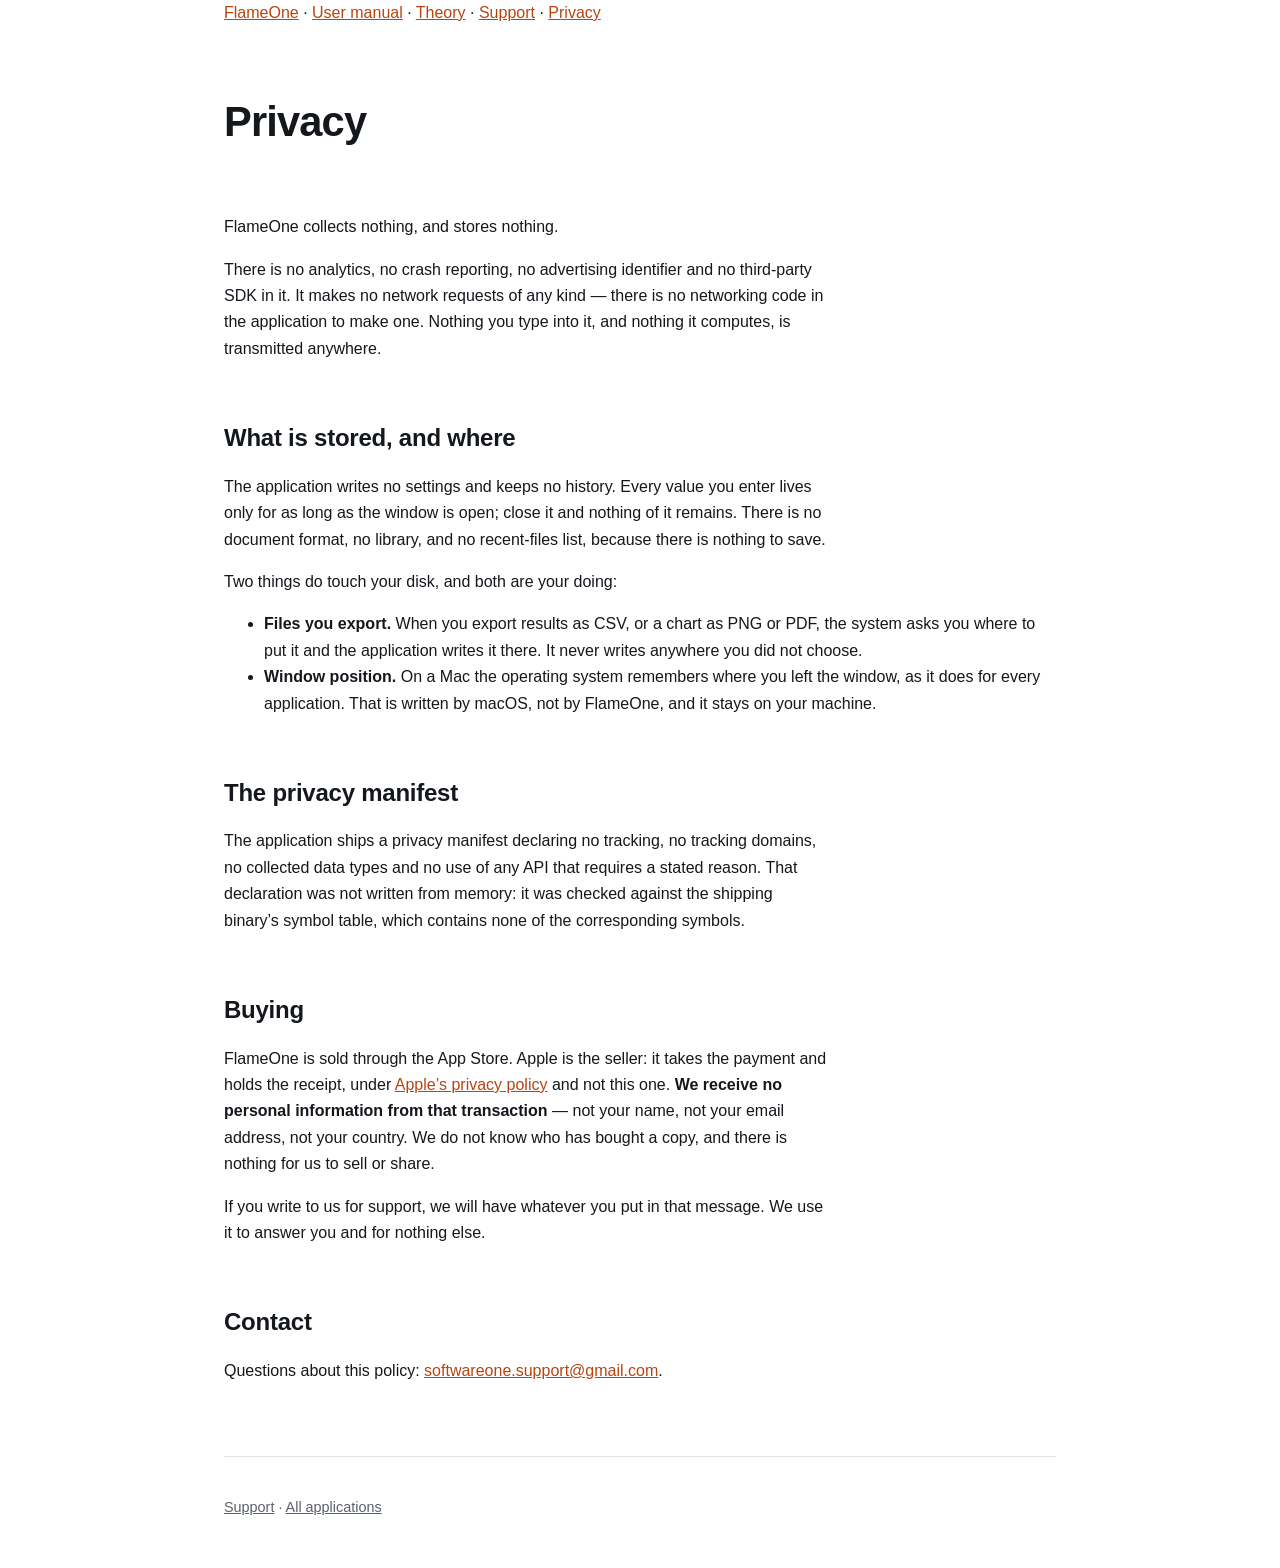
<file: flameone/privacy.html>
<!doctype html>
<html lang="en">
<head>
<meta charset="utf-8">
<meta name="viewport" content="width=device-width, initial-scale=1">
<title>Privacy &mdash; FlameOne</title>
<style>
:root {
  --ink: #14171c; --dim: #5b626c; --line: #dfe3e8; --bg: #ffffff;
  --panel: #f6f8fa; --accent: #b8440e; --accent-ink: #ffffff;
}
@media (prefers-color-scheme: dark) {
  :root {
    --ink: #e6e9ee; --dim: #9aa1ab; --line: #2b3038; --bg: #16181c;
    --panel: #1e2126; --accent: #ff8a5c; --accent-ink: #16181c;
  }
}
* { box-sizing: border-box; }
body {
  margin: 0; background: var(--bg); color: var(--ink);
  font: 16px/1.65 -apple-system, BlinkMacSystemFont, "Segoe UI", Roboto, sans-serif;
}
.wrap { max-width: 880px; margin: 0 auto; padding: 0 24px; }
header { padding: 72px 0 40px; }
h1 { font-size: 2.6rem; line-height: 1.15; margin: 0 0 12px; letter-spacing: -0.02em; }
.lede { font-size: 1.2rem; color: var(--dim); margin: 0 0 28px; max-width: 60ch; }
h2 { font-size: 1.5rem; margin: 56px 0 14px; letter-spacing: -0.01em; }
h3 { font-size: 1.05rem; margin: 28px 0 8px; }
p { max-width: 68ch; }
a { color: var(--accent); }
.buy {
  display: inline-block; background: var(--accent); color: var(--accent-ink);
  padding: 13px 26px; border-radius: 8px; text-decoration: none; font-weight: 600;
}
.price { color: var(--dim); margin-left: 14px; }
figure { margin: 28px 0; }
img { width: 100%; height: auto; border: 1px solid var(--line); border-radius: 10px; }
figcaption { color: var(--dim); font-size: 0.9rem; margin-top: 8px; }
.panel {
  background: var(--panel); border: 1px solid var(--line);
  border-radius: 10px; padding: 18px 22px; margin: 22px 0;
}
.grid { display: grid; gap: 18px; grid-template-columns: repeat(auto-fit, minmax(240px, 1fr)); }
.grid .panel { margin: 0; }
table { border-collapse: collapse; width: 100%; margin: 18px 0; font-size: 0.94rem; }
.scroll { overflow-x: auto; }
th, td { text-align: left; padding: 9px 12px; border-bottom: 1px solid var(--line); }
th { color: var(--dim); font-weight: 600; }
code { font-family: ui-monospace, Menlo, Consolas, monospace; font-size: 0.92em; }
footer { margin: 72px 0 48px; padding-top: 24px; border-top: 1px solid var(--line);
         color: var(--dim); font-size: 0.9rem; }
footer a { color: var(--dim); }
</style>
</head>
<body><div class="wrap">
<nav aria-label="Main"><a href="index.html">FlameOne</a> &middot; <a href="manual/index.html">User manual</a> &middot; <a href="theory/index.html">Theory</a> &middot; <a href="support.html">Support</a> &middot; <a href="privacy.html">Privacy</a></nav>
<header><h1>Privacy</h1></header>

<p>FlameOne collects nothing, and stores nothing.</p>

<p>There is no analytics, no crash reporting, no advertising identifier and no
third-party SDK in it. It makes no network requests of any kind &mdash; there is no
networking code in the application to make one. Nothing you type into it, and nothing
it computes, is transmitted anywhere.</p>

<h2>What is stored, and where</h2>

<p>The application writes no settings and keeps no history. Every value you enter
lives only for as long as the window is open; close it and nothing of it remains.
There is no document format, no library, and no recent-files list, because there is
nothing to save.</p>

<p>Two things do touch your disk, and both are your doing:</p>

<ul>
<li><strong>Files you export.</strong> When you export results as CSV, or a chart as
PNG or PDF, the system asks you where to put it and the application writes it there.
It never writes anywhere you did not choose.</li>
<li><strong>Window position.</strong> On a Mac the operating system remembers where you
left the window, as it does for every application. That is written by macOS, not by
FlameOne, and it stays on your machine.</li>
</ul>

<h2>The privacy manifest</h2>

<p>The application ships a privacy manifest declaring no tracking, no tracking
domains, no collected data types and no use of any API that requires a stated reason.
That declaration was not written from memory: it was checked against the shipping
binary&rsquo;s symbol table, which contains none of the corresponding symbols.</p>

<h2>Buying</h2>

<p>FlameOne is sold through the App Store. Apple is the seller: it takes the payment
and holds the receipt, under <a href="https://www.apple.com/legal/privacy/">Apple&rsquo;s
privacy policy</a> and not this one. <strong>We receive no personal information from
that transaction</strong> &mdash; not your name, not your email address, not your
country. We do not know who has bought a copy, and there is nothing for us to sell or
share.</p>

<p>If you write to us for support, we will have whatever you put in that message. We
use it to answer you and for nothing else.</p>

<h2>Contact</h2>

<p>Questions about this policy:
<a href="mailto:softwareone.support@gmail.com">softwareone.support@gmail.com</a>.</p>

<footer><p><a href="support.html">Support</a> &middot;
<a href="../index.html">All applications</a></p></footer>
</div></body>
</html>
</file>
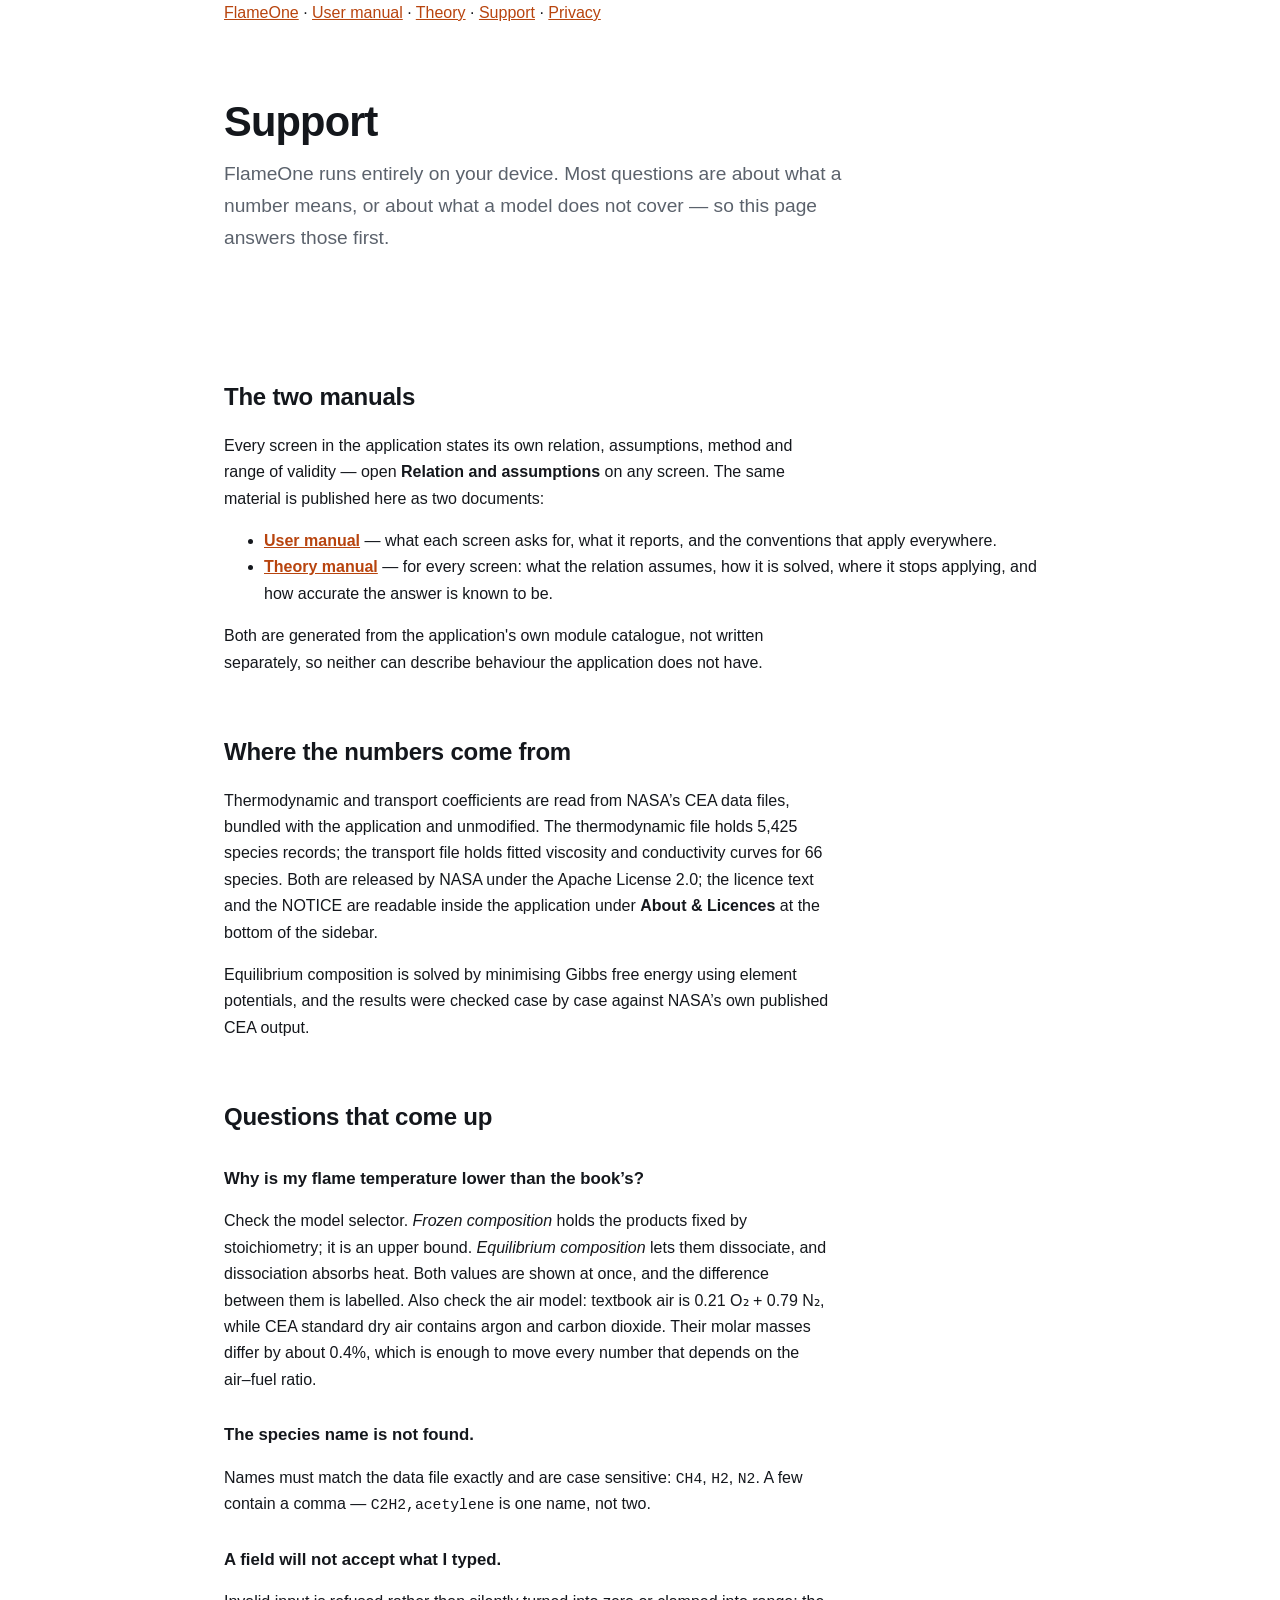
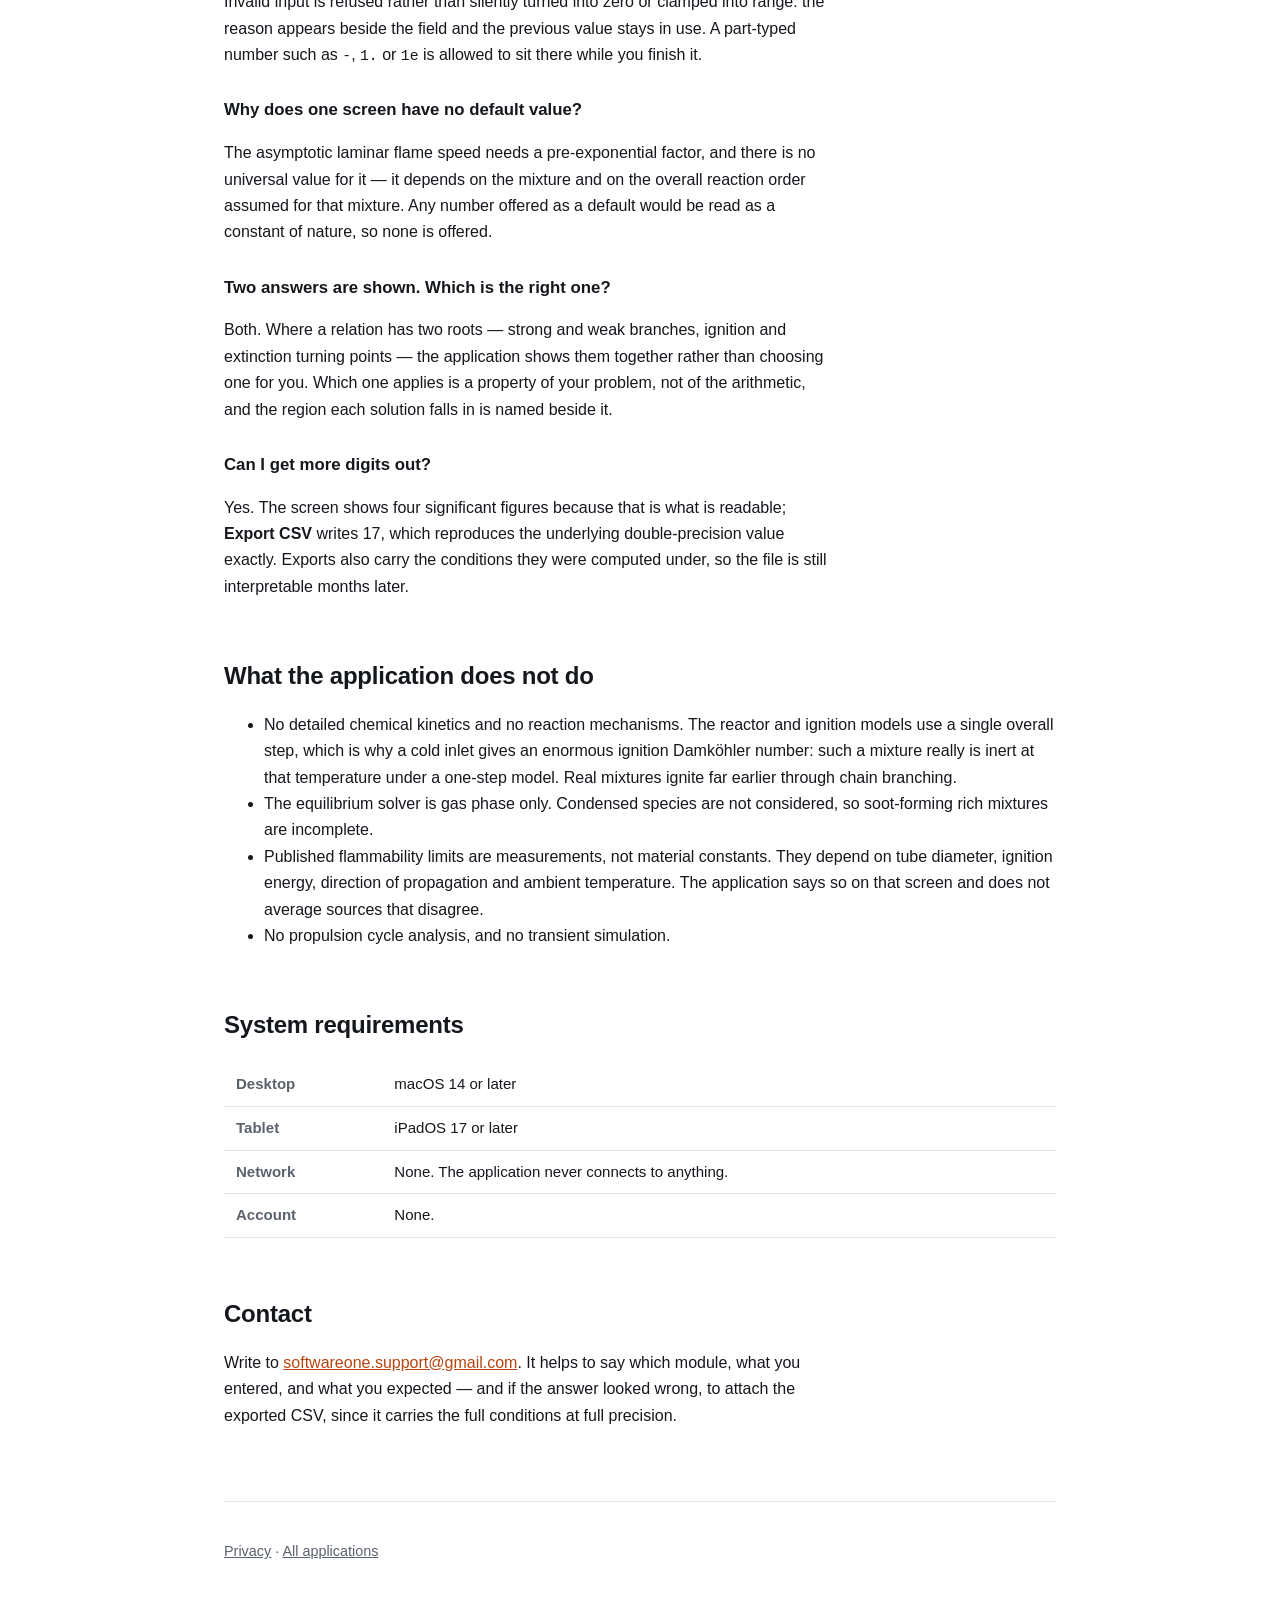
<file: flameone/support.html>
<!doctype html>
<html lang="en">
<head>
<meta charset="utf-8">
<meta name="viewport" content="width=device-width, initial-scale=1">
<title>Support &mdash; FlameOne</title>
<style>
:root {
  --ink: #14171c; --dim: #5b626c; --line: #dfe3e8; --bg: #ffffff;
  --panel: #f6f8fa; --accent: #b8440e; --accent-ink: #ffffff;
}
@media (prefers-color-scheme: dark) {
  :root {
    --ink: #e6e9ee; --dim: #9aa1ab; --line: #2b3038; --bg: #16181c;
    --panel: #1e2126; --accent: #ff8a5c; --accent-ink: #16181c;
  }
}
* { box-sizing: border-box; }
body {
  margin: 0; background: var(--bg); color: var(--ink);
  font: 16px/1.65 -apple-system, BlinkMacSystemFont, "Segoe UI", Roboto, sans-serif;
}
.wrap { max-width: 880px; margin: 0 auto; padding: 0 24px; }
header { padding: 72px 0 40px; }
h1 { font-size: 2.6rem; line-height: 1.15; margin: 0 0 12px; letter-spacing: -0.02em; }
.lede { font-size: 1.2rem; color: var(--dim); margin: 0 0 28px; max-width: 60ch; }
h2 { font-size: 1.5rem; margin: 56px 0 14px; letter-spacing: -0.01em; }
h3 { font-size: 1.05rem; margin: 28px 0 8px; }
p { max-width: 68ch; }
a { color: var(--accent); }
.buy {
  display: inline-block; background: var(--accent); color: var(--accent-ink);
  padding: 13px 26px; border-radius: 8px; text-decoration: none; font-weight: 600;
}
.price { color: var(--dim); margin-left: 14px; }
figure { margin: 28px 0; }
img { width: 100%; height: auto; border: 1px solid var(--line); border-radius: 10px; }
figcaption { color: var(--dim); font-size: 0.9rem; margin-top: 8px; }
.panel {
  background: var(--panel); border: 1px solid var(--line);
  border-radius: 10px; padding: 18px 22px; margin: 22px 0;
}
.grid { display: grid; gap: 18px; grid-template-columns: repeat(auto-fit, minmax(240px, 1fr)); }
.grid .panel { margin: 0; }
table { border-collapse: collapse; width: 100%; margin: 18px 0; font-size: 0.94rem; }
.scroll { overflow-x: auto; }
th, td { text-align: left; padding: 9px 12px; border-bottom: 1px solid var(--line); }
th { color: var(--dim); font-weight: 600; }
code { font-family: ui-monospace, Menlo, Consolas, monospace; font-size: 0.92em; }
footer { margin: 72px 0 48px; padding-top: 24px; border-top: 1px solid var(--line);
         color: var(--dim); font-size: 0.9rem; }
footer a { color: var(--dim); }
</style>
</head>
<body><div class="wrap">
<nav aria-label="Main"><a href="index.html">FlameOne</a> &middot; <a href="manual/index.html">User manual</a> &middot; <a href="theory/index.html">Theory</a> &middot; <a href="support.html">Support</a> &middot; <a href="privacy.html">Privacy</a></nav>
<header><h1>Support</h1>
<p class="lede">FlameOne runs entirely on your device. Most questions are about what a
number means, or about what a model does not cover &mdash; so this page answers those
first.</p></header>

<h2>The two manuals</h2>

<p>Every screen in the application states its own relation, assumptions, method and range
of validity &mdash; open <strong>Relation and assumptions</strong> on any screen. The same
material is published here as two documents:</p>

<ul>
<li><a href="manual/index.html"><strong>User manual</strong></a> &mdash; what each screen
asks for, what it reports, and the conventions that apply everywhere.</li>
<li><a href="theory/index.html"><strong>Theory manual</strong></a> &mdash; for every screen:
what the relation assumes, how it is solved, where it stops applying, and how accurate the
answer is known to be.</li>
</ul>

<p>Both are generated from the application's own module catalogue, not written separately,
so neither can describe behaviour the application does not have.</p>

<h2>Where the numbers come from</h2>

<p>Thermodynamic and transport coefficients are read from NASA&rsquo;s CEA data files,
bundled with the application and unmodified. The thermodynamic file holds 5,425 species
records; the transport file holds fitted viscosity and conductivity curves for 66
species. Both are released by NASA under the Apache License 2.0; the licence text and
the NOTICE are readable inside the application under <strong>About &amp; Licences</strong>
at the bottom of the sidebar.</p>

<p>Equilibrium composition is solved by minimising Gibbs free energy using element
potentials, and the results were checked case by case against NASA&rsquo;s own published
CEA output.</p>

<h2>Questions that come up</h2>

<h3>Why is my flame temperature lower than the book&rsquo;s?</h3>
<p>Check the model selector. <em>Frozen composition</em> holds the products fixed by
stoichiometry; it is an upper bound. <em>Equilibrium composition</em> lets them
dissociate, and dissociation absorbs heat. Both values are shown at once, and the
difference between them is labelled. Also check the air model: textbook air is
0.21 O&#8322; + 0.79 N&#8322;, while CEA standard dry air contains argon and carbon
dioxide. Their molar masses differ by about 0.4%, which is enough to move every number
that depends on the air&ndash;fuel ratio.</p>

<h3>The species name is not found.</h3>
<p>Names must match the data file exactly and are case sensitive: <code>CH4</code>,
<code>H2</code>, <code>N2</code>. A few contain a comma &mdash; <code>C2H2,acetylene</code>
is one name, not two.</p>

<h3>A field will not accept what I typed.</h3>
<p>Invalid input is refused rather than silently turned into zero or clamped into
range: the reason appears beside the field and the previous value stays in use. A
part-typed number such as <code>-</code>, <code>1.</code> or <code>1e</code> is allowed
to sit there while you finish it.</p>

<h3>Why does one screen have no default value?</h3>
<p>The asymptotic laminar flame speed needs a pre-exponential factor, and there is no
universal value for it &mdash; it depends on the mixture and on the overall reaction
order assumed for that mixture. Any number offered as a default would be read as a
constant of nature, so none is offered.</p>

<h3>Two answers are shown. Which is the right one?</h3>
<p>Both. Where a relation has two roots &mdash; strong and weak branches, ignition and
extinction turning points &mdash; the application shows them together rather than
choosing one for you. Which one applies is a property of your problem, not of the
arithmetic, and the region each solution falls in is named beside it.</p>

<h3>Can I get more digits out?</h3>
<p>Yes. The screen shows four significant figures because that is what is readable;
<strong>Export CSV</strong> writes 17, which reproduces the underlying double-precision
value exactly. Exports also carry the conditions they were computed under, so the file
is still interpretable months later.</p>

<h2>What the application does not do</h2>

<ul>
<li>No detailed chemical kinetics and no reaction mechanisms. The reactor and ignition
models use a single overall step, which is why a cold inlet gives an enormous ignition
Damk&ouml;hler number: such a mixture really is inert at that temperature under a
one-step model. Real mixtures ignite far earlier through chain branching.</li>
<li>The equilibrium solver is gas phase only. Condensed species are not considered, so
soot-forming rich mixtures are incomplete.</li>
<li>Published flammability limits are measurements, not material constants. They depend
on tube diameter, ignition energy, direction of propagation and ambient temperature.
The application says so on that screen and does not average sources that disagree.</li>
<li>No propulsion cycle analysis, and no transient simulation.</li>
</ul>

<h2>System requirements</h2>

<table><tbody>
<tr><th>Desktop</th><td>macOS 14 or later</td></tr>
<tr><th>Tablet</th><td>iPadOS 17 or later</td></tr>
<tr><th>Network</th><td>None. The application never connects to anything.</td></tr>
<tr><th>Account</th><td>None.</td></tr>
</tbody></table>

<h2>Contact</h2>

<p>Write to <a href="mailto:softwareone.support@gmail.com">softwareone.support@gmail.com</a>.
It helps to say which module, what you entered, and what you expected &mdash; and if the
answer looked wrong, to attach the exported CSV, since it carries the full conditions
at full precision.</p>

<footer><p><a href="privacy.html">Privacy</a> &middot;
<a href="../index.html">All applications</a></p></footer>
</div></body>
</html>
</file>
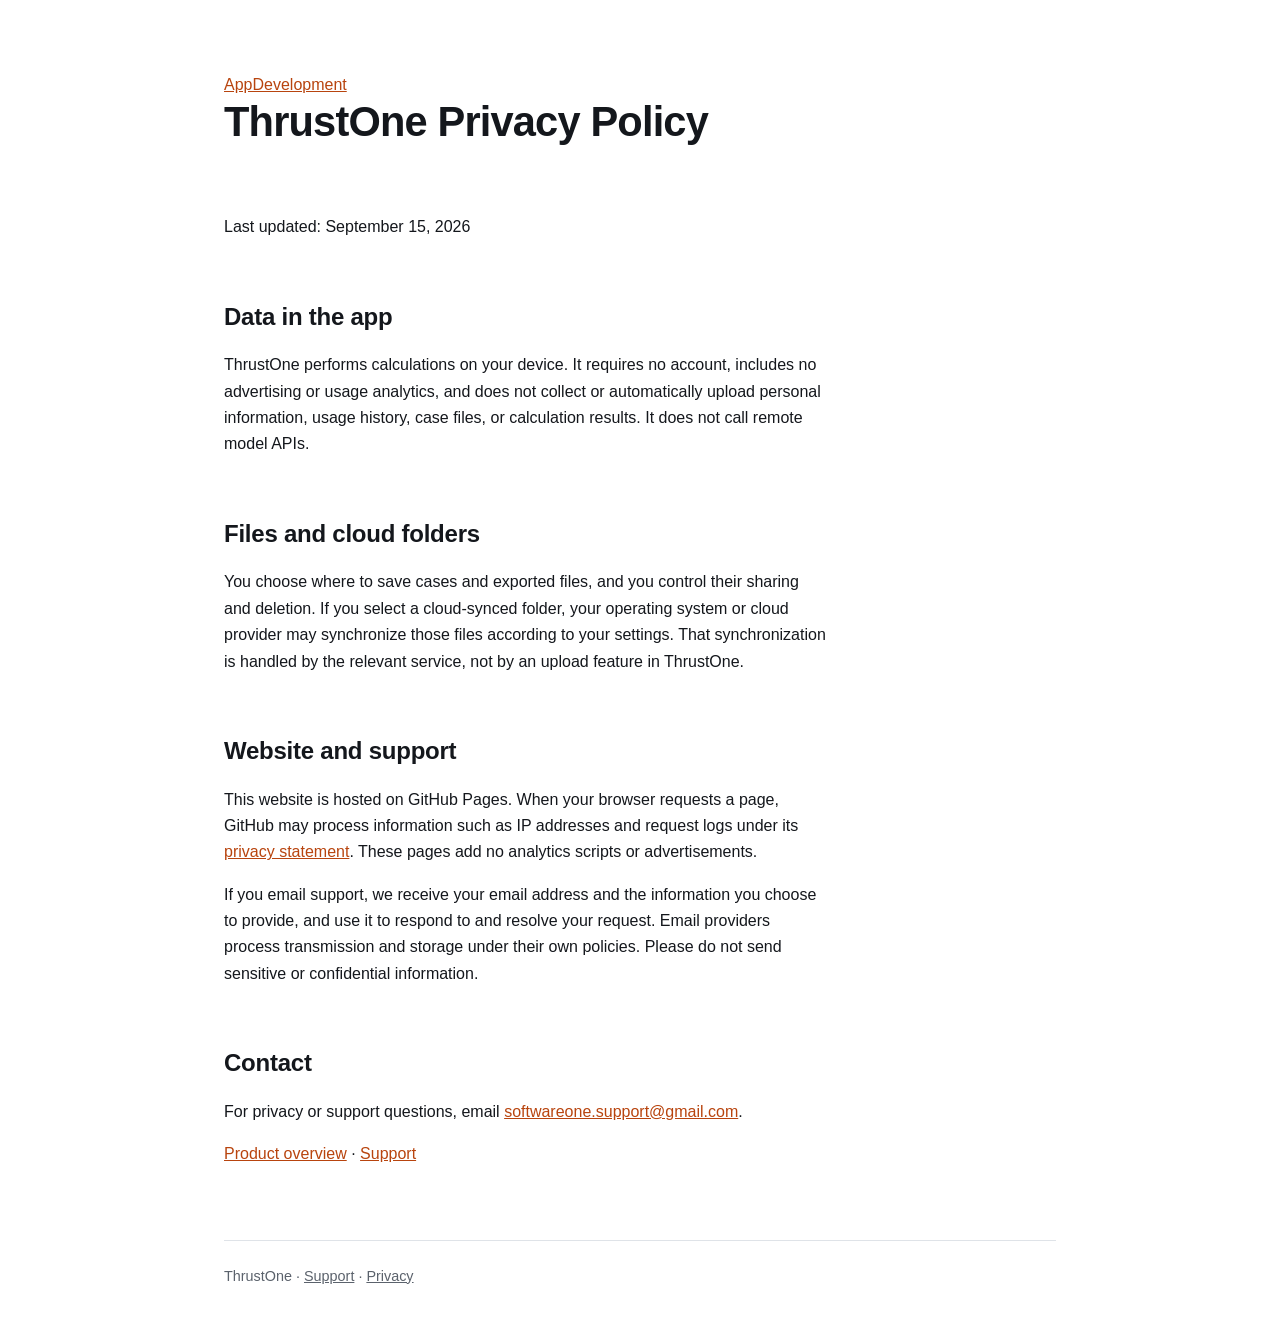
<file: thrustone/privacy.html>
<!doctype html>
<html lang="en"><head><meta charset="utf-8"><meta name="viewport" content="width=device-width, initial-scale=1"><title>ThrustOne Privacy Policy</title><style>
:root {
  --ink: #14171c; --dim: #5b626c; --line: #dfe3e8; --bg: #ffffff;
  --panel: #f6f8fa; --accent: #b8440e; --accent-ink: #ffffff;
}
@media (prefers-color-scheme: dark) {
  :root {
    --ink: #e6e9ee; --dim: #9aa1ab; --line: #2b3038; --bg: #16181c;
    --panel: #1e2126; --accent: #ff8a5c; --accent-ink: #16181c;
  }
}
* { box-sizing: border-box; }
body {
  margin: 0; background: var(--bg); color: var(--ink);
  font: 16px/1.65 -apple-system, BlinkMacSystemFont, "Segoe UI", Roboto, sans-serif;
}
.wrap { max-width: 880px; margin: 0 auto; padding: 0 24px; }
header { padding: 72px 0 40px; }
h1 { font-size: 2.6rem; line-height: 1.15; margin: 0 0 12px; letter-spacing: -0.02em; }
.lede { font-size: 1.2rem; color: var(--dim); margin: 0 0 28px; max-width: 60ch; }
h2 { font-size: 1.5rem; margin: 56px 0 14px; letter-spacing: -0.01em; }
h3 { font-size: 1.05rem; margin: 28px 0 8px; }
p { max-width: 68ch; }
a { color: var(--accent); }
.buy {
  display: inline-block; background: var(--accent); color: var(--accent-ink);
  padding: 13px 26px; border-radius: 8px; text-decoration: none; font-weight: 600;
}
.price { color: var(--dim); margin-left: 14px; }
figure { margin: 28px 0; }
img { width: 100%; height: auto; border: 1px solid var(--line); border-radius: 10px; }
figcaption { color: var(--dim); font-size: 0.9rem; margin-top: 8px; }
.panel {
  background: var(--panel); border: 1px solid var(--line);
  border-radius: 10px; padding: 18px 22px; margin: 22px 0;
}
.grid { display: grid; gap: 18px; grid-template-columns: repeat(auto-fit, minmax(240px, 1fr)); }
.grid .panel { margin: 0; }
table { border-collapse: collapse; width: 100%; margin: 18px 0; font-size: 0.94rem; }
.scroll { overflow-x: auto; }
th, td { text-align: left; padding: 9px 12px; border-bottom: 1px solid var(--line); }
th { color: var(--dim); font-weight: 600; }
code { font-family: ui-monospace, Menlo, Consolas, monospace; font-size: 0.92em; }
footer { margin: 72px 0 48px; padding-top: 24px; border-top: 1px solid var(--line);
         color: var(--dim); font-size: 0.9rem; }
footer a { color: var(--dim); }
</style></head><body><div class="wrap"><header><a href="../index.html">AppDevelopment</a><h1>ThrustOne Privacy Policy</h1></header><main><p>Last updated: September 15, 2026</p><h2>Data in the app</h2><p>ThrustOne performs calculations on your device. It requires no account, includes no advertising or usage analytics, and does not collect or automatically upload personal information, usage history, case files, or calculation results. It does not call remote model APIs.</p>
<h2>Files and cloud folders</h2><p>You choose where to save cases and exported files, and you control their sharing and deletion. If you select a cloud-synced folder, your operating system or cloud provider may synchronize those files according to your settings. That synchronization is handled by the relevant service, not by an upload feature in ThrustOne.</p>
<h2>Website and support</h2><p>This website is hosted on GitHub Pages. When your browser requests a page, GitHub may process information such as IP addresses and request logs under its <a href="https://docs.github.com/en/site-policy/privacy-policies/github-general-privacy-statement">privacy statement</a>. These pages add no analytics scripts or advertisements.</p>
<p>If you email support, we receive your email address and the information you choose to provide, and use it to respond to and resolve your request. Email providers process transmission and storage under their own policies. Please do not send sensitive or confidential information.</p>
<h2>Contact</h2><p>For privacy or support questions, email <a href="mailto:softwareone.support@gmail.com">softwareone.support@gmail.com</a>.</p><p><a href="index.html">Product overview</a> · <a href="support.html">Support</a></p>
</main><footer>ThrustOne · <a href="support.html">Support</a> · <a href="privacy.html">Privacy</a></footer></div></body></html>
</file>
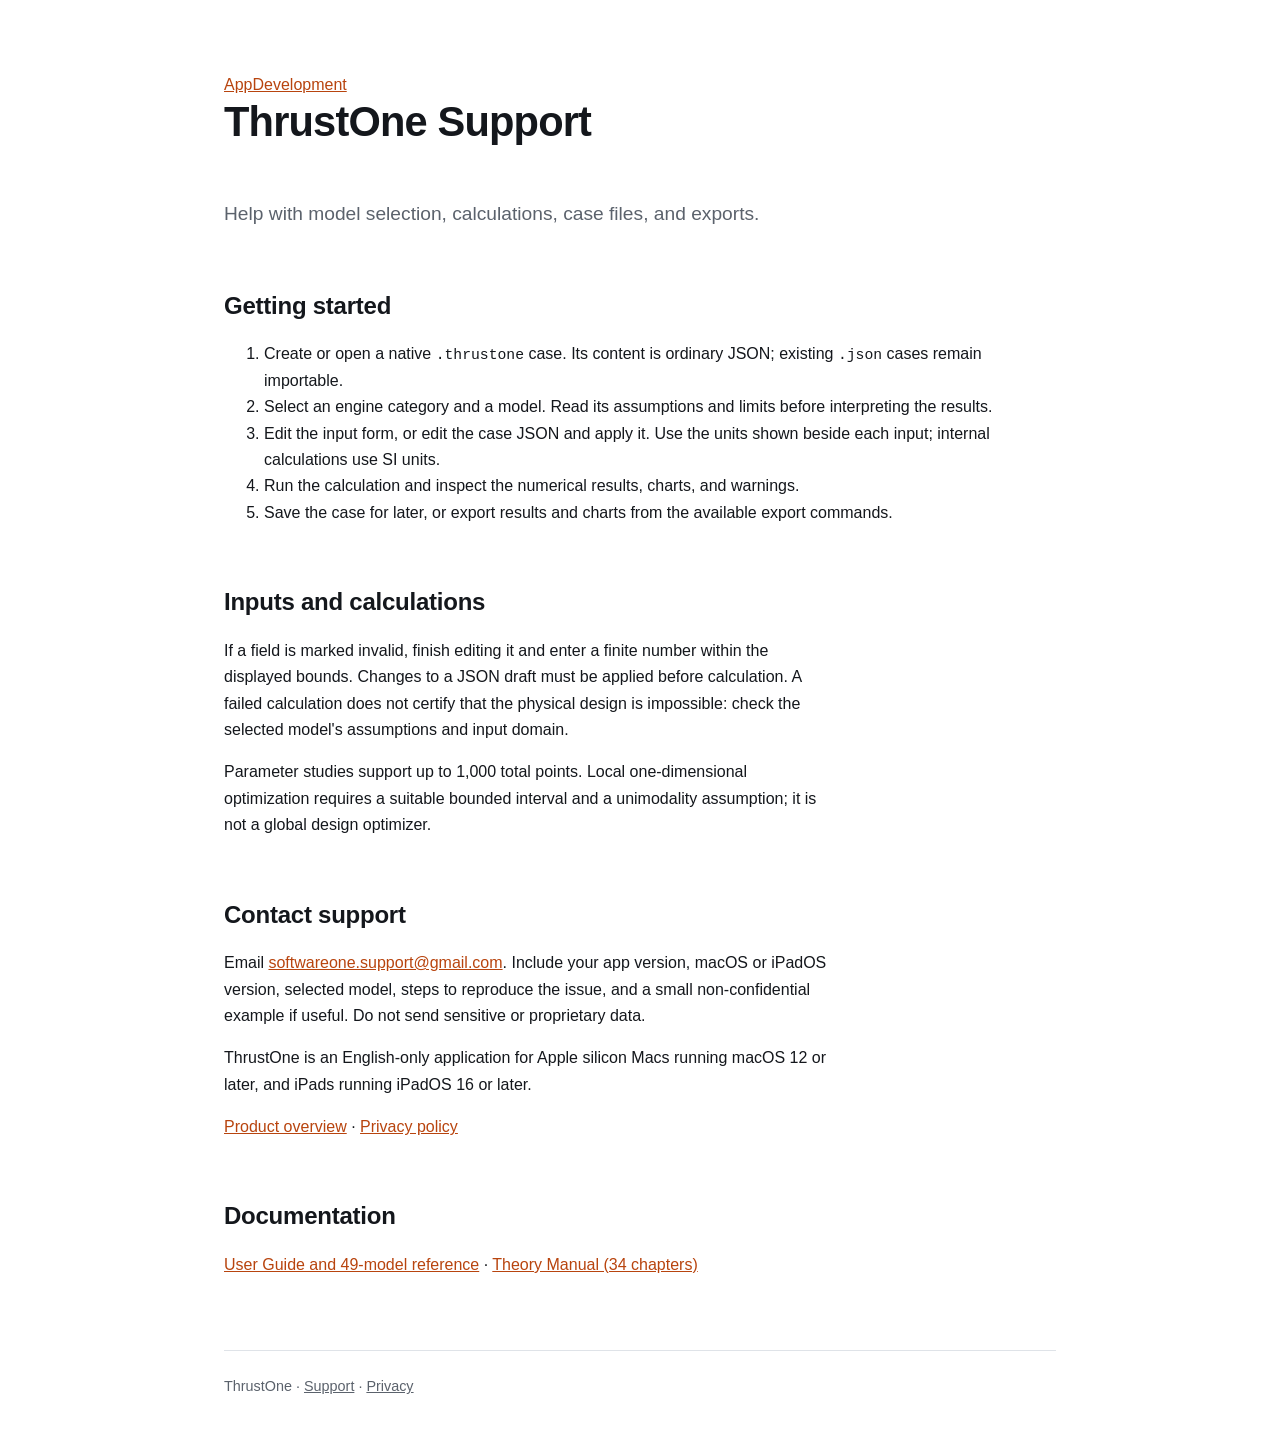
<file: thrustone/support.html>
<!doctype html>
<html lang="en"><head><meta charset="utf-8"><meta name="viewport" content="width=device-width, initial-scale=1"><title>ThrustOne Support</title><style>
:root {
  --ink: #14171c; --dim: #5b626c; --line: #dfe3e8; --bg: #ffffff;
  --panel: #f6f8fa; --accent: #b8440e; --accent-ink: #ffffff;
}
@media (prefers-color-scheme: dark) {
  :root {
    --ink: #e6e9ee; --dim: #9aa1ab; --line: #2b3038; --bg: #16181c;
    --panel: #1e2126; --accent: #ff8a5c; --accent-ink: #16181c;
  }
}
* { box-sizing: border-box; }
body {
  margin: 0; background: var(--bg); color: var(--ink);
  font: 16px/1.65 -apple-system, BlinkMacSystemFont, "Segoe UI", Roboto, sans-serif;
}
.wrap { max-width: 880px; margin: 0 auto; padding: 0 24px; }
header { padding: 72px 0 40px; }
h1 { font-size: 2.6rem; line-height: 1.15; margin: 0 0 12px; letter-spacing: -0.02em; }
.lede { font-size: 1.2rem; color: var(--dim); margin: 0 0 28px; max-width: 60ch; }
h2 { font-size: 1.5rem; margin: 56px 0 14px; letter-spacing: -0.01em; }
h3 { font-size: 1.05rem; margin: 28px 0 8px; }
p { max-width: 68ch; }
a { color: var(--accent); }
.buy {
  display: inline-block; background: var(--accent); color: var(--accent-ink);
  padding: 13px 26px; border-radius: 8px; text-decoration: none; font-weight: 600;
}
.price { color: var(--dim); margin-left: 14px; }
figure { margin: 28px 0; }
img { width: 100%; height: auto; border: 1px solid var(--line); border-radius: 10px; }
figcaption { color: var(--dim); font-size: 0.9rem; margin-top: 8px; }
.panel {
  background: var(--panel); border: 1px solid var(--line);
  border-radius: 10px; padding: 18px 22px; margin: 22px 0;
}
.grid { display: grid; gap: 18px; grid-template-columns: repeat(auto-fit, minmax(240px, 1fr)); }
.grid .panel { margin: 0; }
table { border-collapse: collapse; width: 100%; margin: 18px 0; font-size: 0.94rem; }
.scroll { overflow-x: auto; }
th, td { text-align: left; padding: 9px 12px; border-bottom: 1px solid var(--line); }
th { color: var(--dim); font-weight: 600; }
code { font-family: ui-monospace, Menlo, Consolas, monospace; font-size: 0.92em; }
footer { margin: 72px 0 48px; padding-top: 24px; border-top: 1px solid var(--line);
         color: var(--dim); font-size: 0.9rem; }
footer a { color: var(--dim); }
</style></head><body><div class="wrap"><header><a href="../index.html">AppDevelopment</a><h1>ThrustOne Support</h1></header><main><p class="lede">Help with model selection, calculations, case files, and exports.</p>
<h2>Getting started</h2><ol><li>Create or open a native <code>.thrustone</code> case. Its content is ordinary JSON; existing <code>.json</code> cases remain importable.</li><li>Select an engine category and a model. Read its assumptions and limits before interpreting the results.</li><li>Edit the input form, or edit the case JSON and apply it. Use the units shown beside each input; internal calculations use SI units.</li><li>Run the calculation and inspect the numerical results, charts, and warnings.</li><li>Save the case for later, or export results and charts from the available export commands.</li></ol>
<h2>Inputs and calculations</h2><p>If a field is marked invalid, finish editing it and enter a finite number within the displayed bounds. Changes to a JSON draft must be applied before calculation. A failed calculation does not certify that the physical design is impossible: check the selected model's assumptions and input domain.</p>
<p>Parameter studies support up to 1,000 total points. Local one-dimensional optimization requires a suitable bounded interval and a unimodality assumption; it is not a global design optimizer.</p>
<h2>Contact support</h2><p>Email <a href="mailto:softwareone.support@gmail.com">softwareone.support@gmail.com</a>. Include your app version, macOS or iPadOS version, selected model, steps to reproduce the issue, and a small non-confidential example if useful. Do not send sensitive or proprietary data.</p>
<p>ThrustOne is an English-only application for Apple silicon Macs running macOS 12 or later, and iPads running iPadOS 16 or later.</p><p><a href="index.html">Product overview</a> · <a href="privacy.html">Privacy policy</a></p>
<h2>Documentation</h2><p><a href="manual/">User Guide and 49-model reference</a> · <a href="theory/">Theory Manual (34 chapters)</a></p></main><footer>ThrustOne · <a href="support.html">Support</a> · <a href="privacy.html">Privacy</a></footer></div></body></html>
</file>
